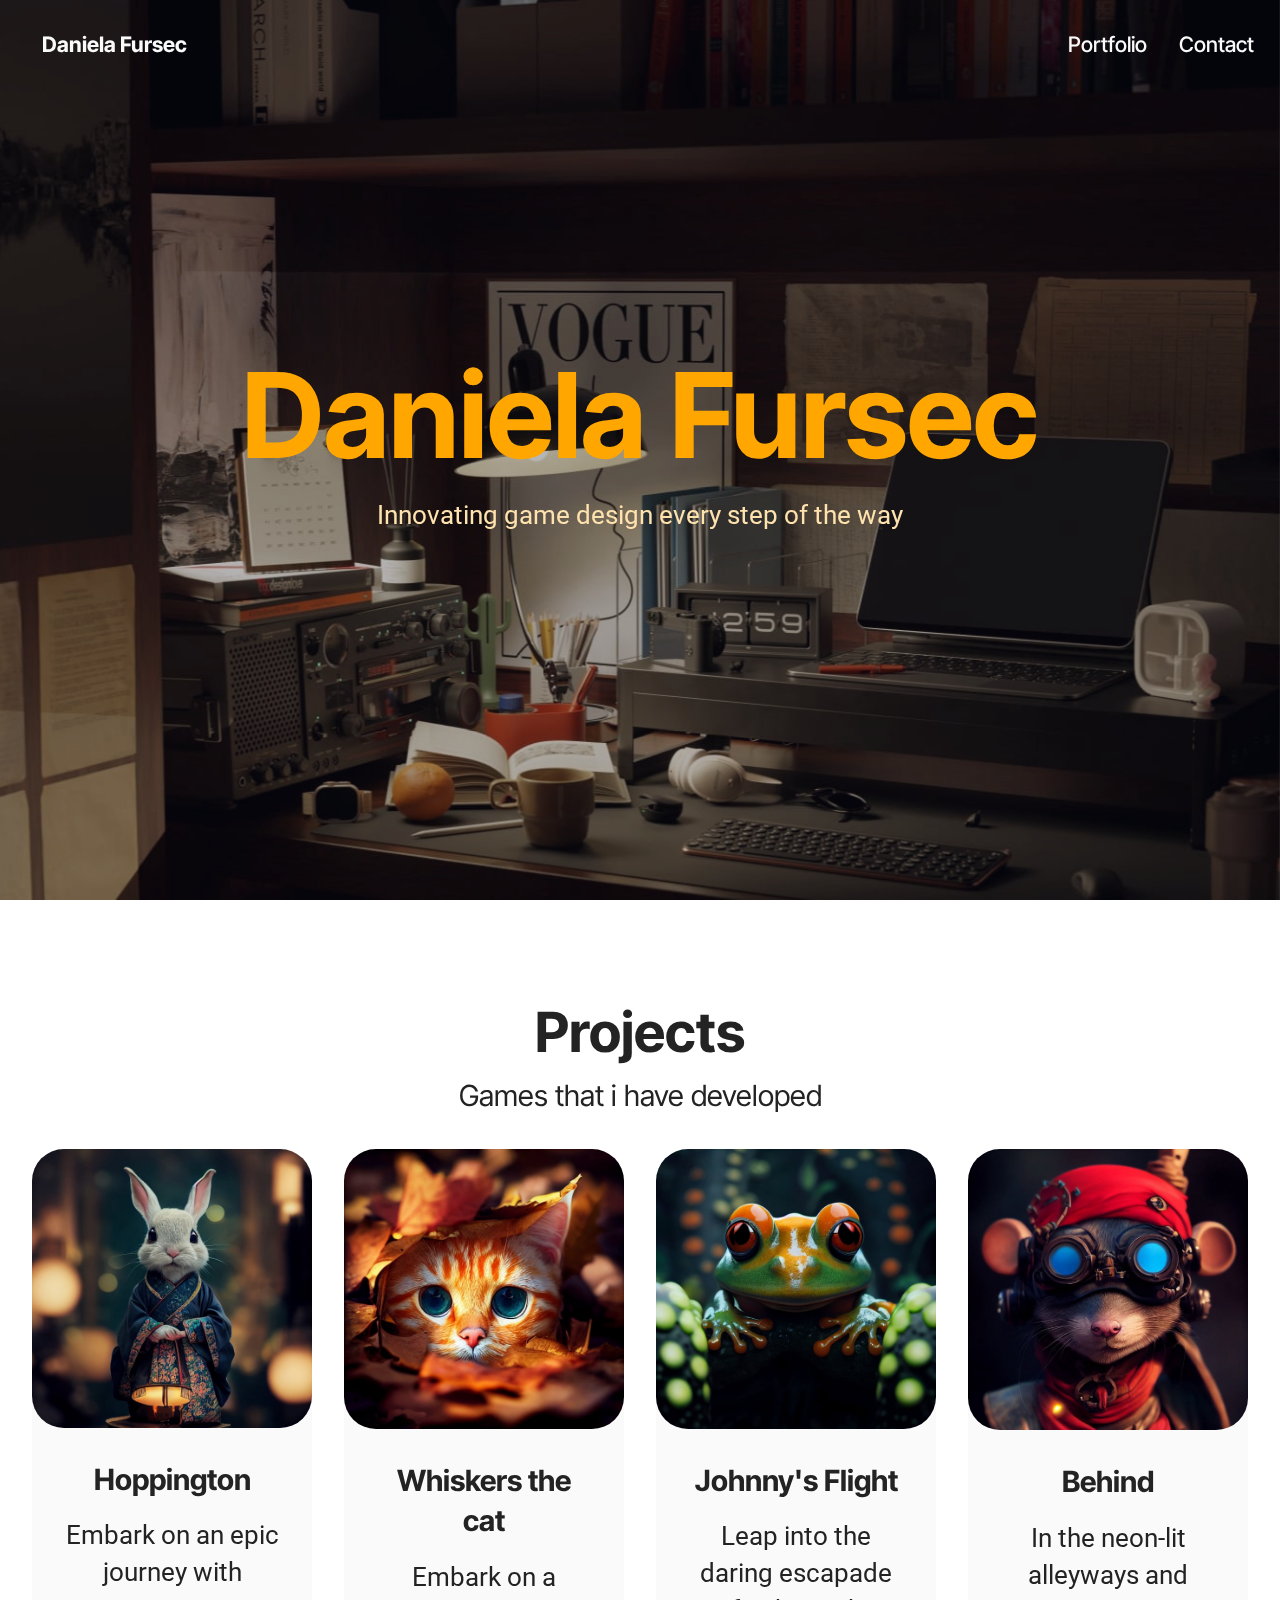
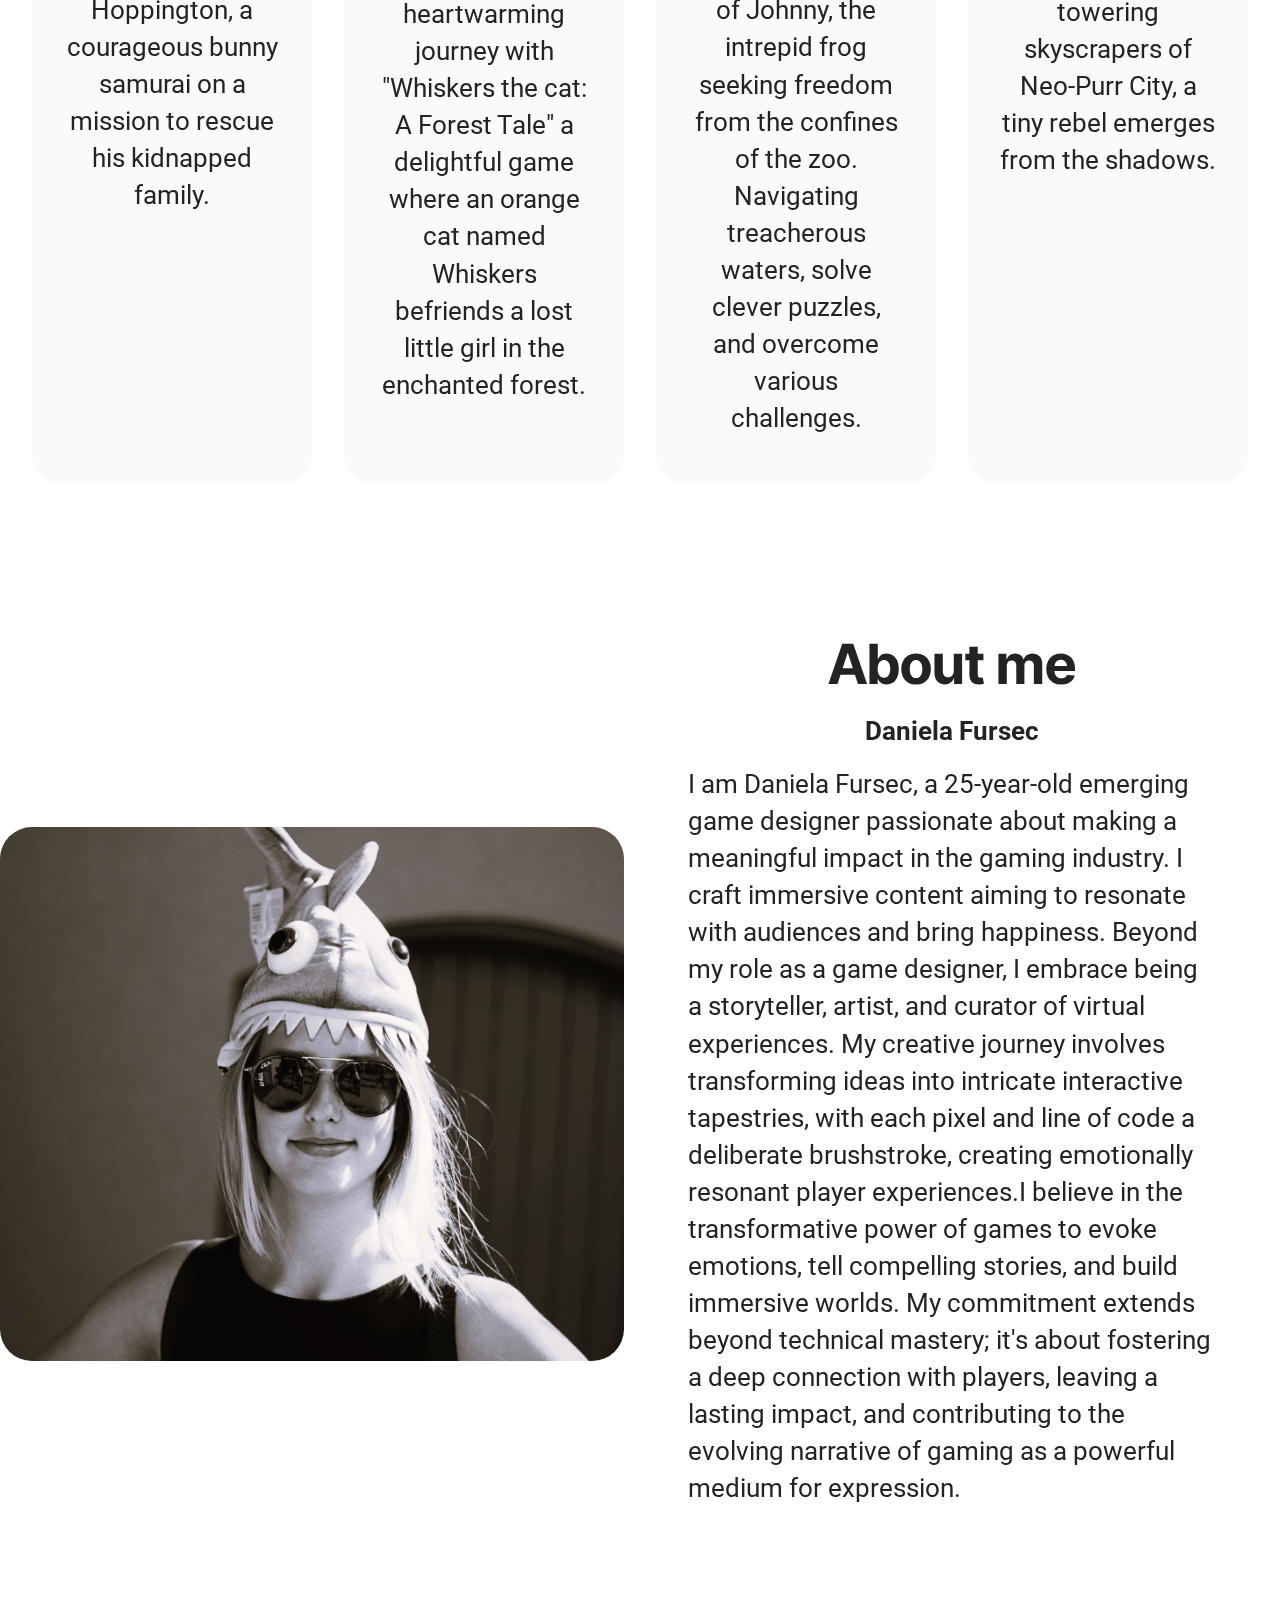
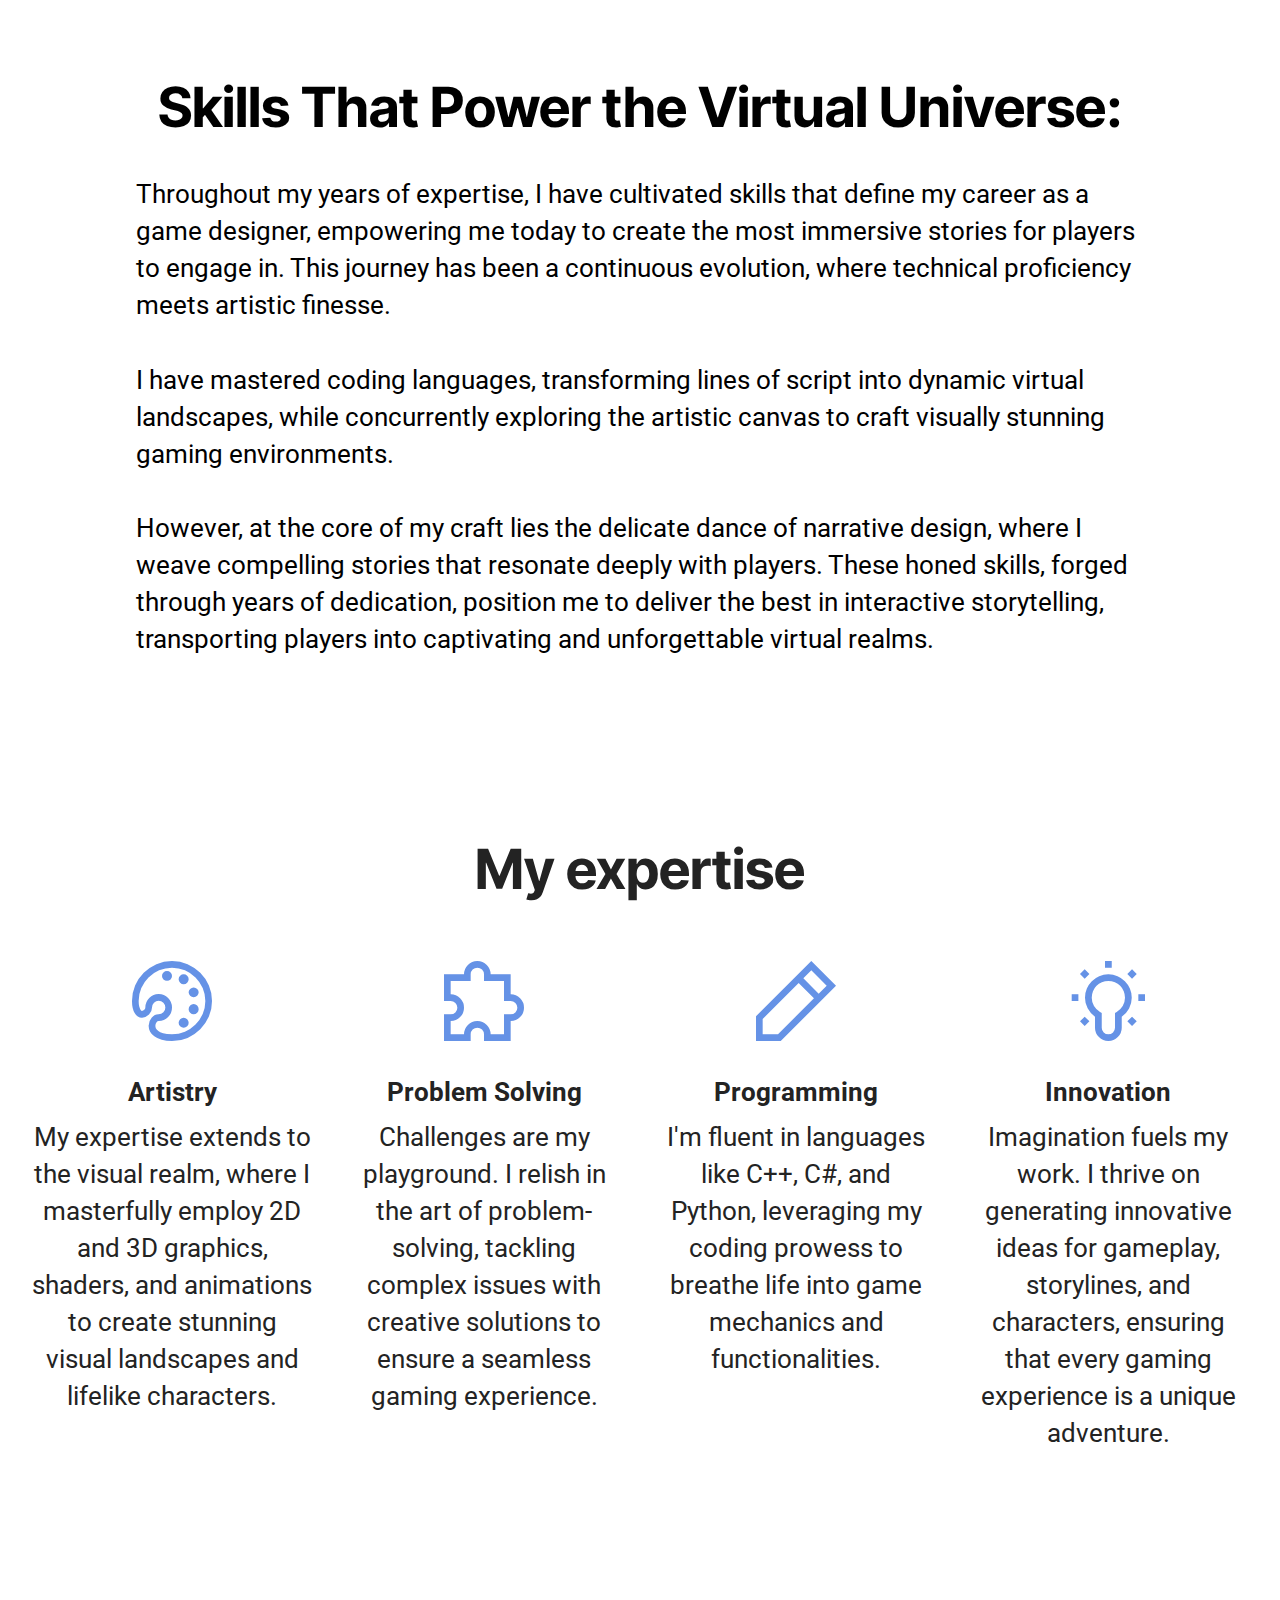
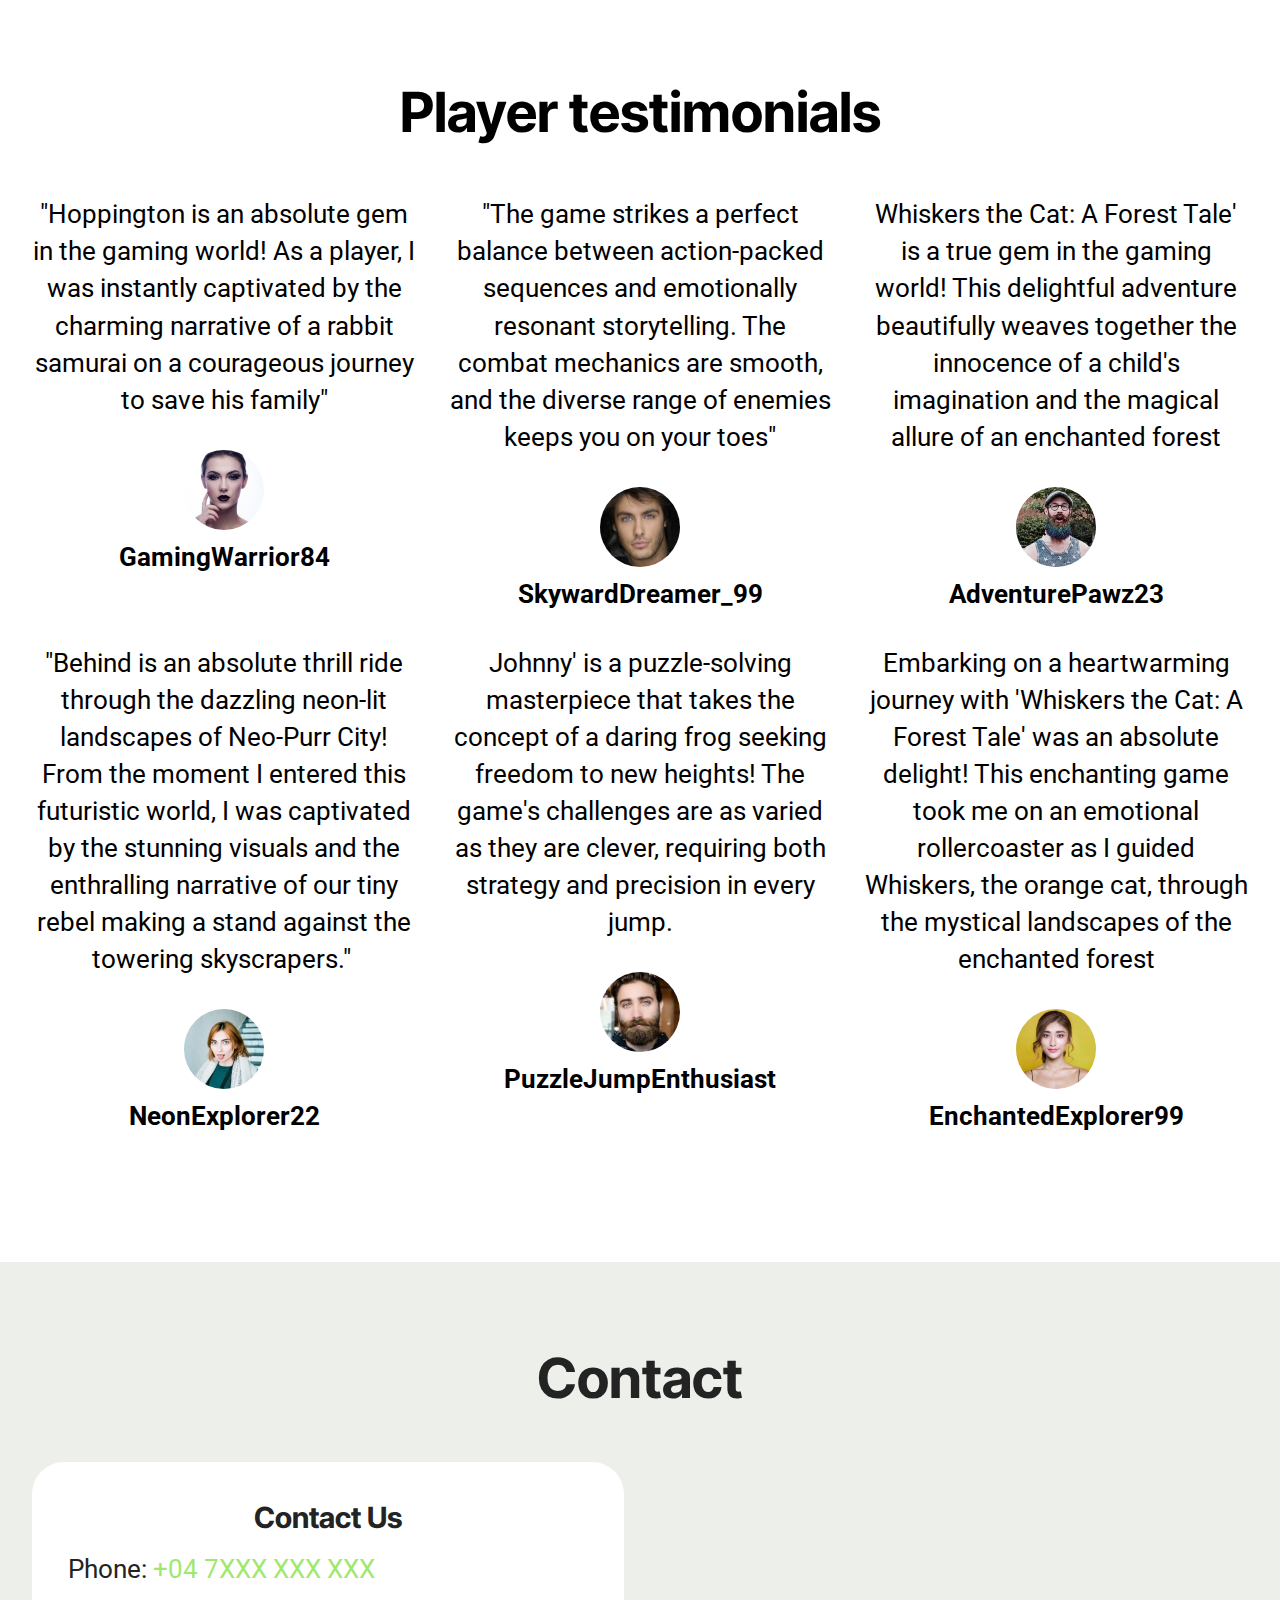
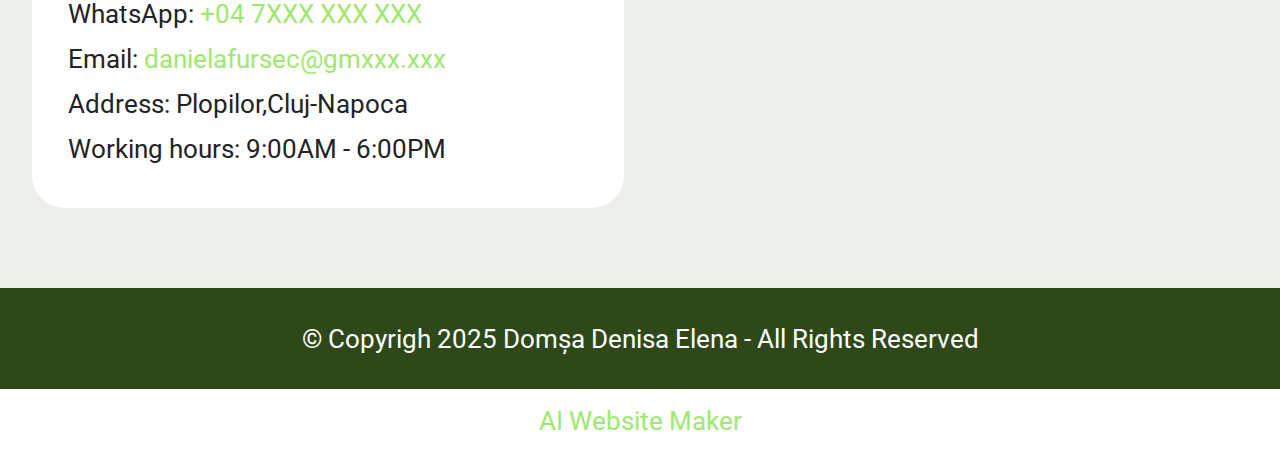
<file: index.html>
<!DOCTYPE html>
<html  >
<head>
  <!-- Site made with Mobirise Website Builder v5.9.13, https://mobirise.com -->
  <meta charset="UTF-8">
  <meta http-equiv="X-UA-Compatible" content="IE=edge">
  <meta name="generator" content="Mobirise v5.9.13, mobirise.com">
  <meta name="viewport" content="width=device-width, initial-scale=1, minimum-scale=1">
  <link rel="shortcut icon" href="assets/images/cat-black-face-96x96-96x96.png" type="image/x-icon">
  <meta name="description" content="">
  
  
  <title>Home</title>
  <link rel="stylesheet" href="assets/web/assets/mobirise-icons2/mobirise2.css">
  <link rel="stylesheet" href="assets/bootstrap/css/bootstrap.min.css">
  <link rel="stylesheet" href="assets/bootstrap/css/bootstrap-grid.min.css">
  <link rel="stylesheet" href="assets/bootstrap/css/bootstrap-reboot.min.css">
  <link rel="stylesheet" href="assets/parallax/jarallax.css">
  <link rel="stylesheet" href="assets/dropdown/css/style.css">
  <link rel="stylesheet" href="assets/socicon/css/styles.css">
  <link rel="stylesheet" href="assets/theme/css/style.css">
  <link rel="preload" href="https://fonts.googleapis.com/css?family=Inter+Tight:100,200,300,400,500,600,700,800,900,100i,200i,300i,400i,500i,600i,700i,800i,900i&display=swap" as="style" onload="this.onload=null;this.rel='stylesheet'">
  <noscript><link rel="stylesheet" href="https://fonts.googleapis.com/css?family=Inter+Tight:100,200,300,400,500,600,700,800,900,100i,200i,300i,400i,500i,600i,700i,800i,900i&display=swap"></noscript>
  <link rel="preload" href="https://fonts.googleapis.com/css?family=Roboto:100,100i,300,300i,400,400i,500,500i,700,700i,900,900i&display=swap" as="style" onload="this.onload=null;this.rel='stylesheet'">
  <noscript><link rel="stylesheet" href="https://fonts.googleapis.com/css?family=Roboto:100,100i,300,300i,400,400i,500,500i,700,700i,900,900i&display=swap"></noscript>
  <link rel="preload" as="style" href="assets/mobirise/css/mbr-additional.css?v=1632DN"><link rel="stylesheet" href="assets/mobirise/css/mbr-additional.css?v=1632DN" type="text/css">

  
  
  
</head>
<body>
  
  <section data-bs-version="5.1" class="menu menu6 cid-tZN0huZG2V" once="menu" id="menu06-g">
	

	<nav class="navbar navbar-dropdown opacityScroll navbar-fixed-top navbar-expand-lg">
		<div class="container">
			<div class="navbar-brand">
				
				<span class="navbar-caption-wrap"><a class="navbar-caption text-white text-primary display-4" href="index.html">Daniela Fursec</a></span>
			</div>
			<button class="navbar-toggler" type="button" data-toggle="collapse" data-bs-toggle="collapse" data-target="#navbarSupportedContent" data-bs-target="#navbarSupportedContent" aria-controls="navbarNavAltMarkup" aria-expanded="false" aria-label="Toggle navigation">
				<div class="hamburger">
					<span></span>
					<span></span>
					<span></span>
					<span></span>
				</div>
			</button>
			<div class="collapse navbar-collapse opacityScroll" id="navbarSupportedContent">
				<ul class="navbar-nav nav-dropdown nav-right" data-app-modern-menu="true"><li class="nav-item">
						<a class="nav-link link text-white text-primary display-4" href="page2.html" aria-expanded="false">Portfolio</a>
					</li>
					<li class="nav-item">
						<a class="nav-link link text-white text-primary display-4" href="page3.html">Contact</a>
					</li></ul>
				
				
			</div>
		</div>
	</nav>
</section>

<section data-bs-version="5.1" class="header1 cid-tZNroGYAXv mbr-fullscreen mbr-parallax-background" id="header1-z">

    

    
    <div class="mbr-overlay" style="opacity: 0.3; background-color: rgb(12, 18, 35);"></div>

    <div class="container">
        <div class="row justify-content-center">
            <div class="col-12 col-lg-9">
                <h1 class="mbr-section-title mbr-fonts-style mb-3 display-1"><strong>Daniela Fursec</strong></h1>
                
                <p class="mbr-text mbr-fonts-style display-7">
                    Innovating game design every step of the way</p>
                
            </div>
        </div>
    </div>
</section>

<section data-bs-version="5.1" class="gallery3 cid-tZN4vuqfJP" id="gallery3-n">
    
    
    <div class="container-fluid">
        <div class="mbr-section-head">
            <h4 class="mbr-section-title mbr-fonts-style align-center mb-0 display-2">
                <strong>Projects</strong></h4>
            <h5 class="mbr-section-subtitle mbr-fonts-style align-center mb-0 mt-2 display-5">Games that i have developed</h5>
        </div>
        <div class="row mt-4">
            <div class="item features-image сol-12 col-md-6 col-lg-3">
                <div class="item-wrapper">
                    <div class="item-img">
                        <img src="assets/images/every-bunny-was-kung-fu-fighting-1-646x644.jpg" alt="a bunny in a kimono holding a lantern">
                    </div>
                    <div class="item-content">
                        <h5 class="item-title mbr-fonts-style display-5">
                            <strong>Hoppington</strong></h5>
                        
                        <p class="mbr-text mbr-fonts-style mt-3 display-7">Embark on an epic journey with Hoppington, a courageous bunny samurai on a mission to rescue his kidnapped family.
<br>
<br></p>
                    </div>
                    
                </div>
            </div>
            <div class="item features-image сol-12 col-md-6 col-lg-3">
                <div class="item-wrapper">
                    <div class="item-img">
                        <img src="assets/images/cat-2-646x646.jpg" alt="a cat in a pile of orange leaf's ">
                    </div>
                    <div class="item-content">
                        <h5 class="item-title mbr-fonts-style display-5"><strong>Whiskers the cat</strong></h5>
                        
                        <p class="mbr-text mbr-fonts-style mt-3 display-7">
                            Embark on a heartwarming journey with "Whiskers the cat: A Forest Tale" a delightful game where an orange cat named Whiskers befriends a lost little girl in the enchanted forest.</p>
                    </div>
                    
                </div>
            </div>
            <div class="item features-image сol-12 col-md-6 col-lg-3">
                <div class="item-wrapper">
                    <div class="item-img">
                        <img src="assets/images/frog-646x646.jpg" alt="a cute green and orange frog ">
                    </div>
                    <div class="item-content">
                        <h5 class="item-title mbr-fonts-style display-5"><strong>Johnny's Flight</strong></h5>
                        
                        <p class="mbr-text mbr-fonts-style mt-3 display-7">
                            Leap into the daring escapade of Johnny, the intrepid frog seeking freedom from the confines of the zoo. Navigating treacherous waters, solve clever puzzles, and overcome various challenges.</p>
                    </div>
                    
                </div>
            </div>
            <div class="item features-image сol-12 col-md-6 col-lg-3">
                <div class="item-wrapper">
                    <div class="item-img">
                        <img src="assets/images/mouse1-646x649.jpg" alt="a futuristic looking mouse with goggles " title="">
                    </div>
                    <div class="item-content">
                        <h5 class="item-title mbr-fonts-style display-5">
                            <strong>Behind</strong></h5>
                        
                        <p class="mbr-text mbr-fonts-style mt-3 display-7">In the neon-lit alleyways and towering skyscrapers of Neo-Purr City, a tiny rebel emerges from the shadows.
<br>
<br></p>
                    </div>
                    
                </div>
            </div>
        </div>
    </div>
</section>

<section data-bs-version="5.1" class="team2 cid-tZN6ZOfQs5" xmlns="http://www.w3.org/1999/html" id="team2-r">
    

    
    
    <div>
        <div class="item features-image">
            <div class="item-wrapper">
                <div class="row align-items-center">
                    <div class="col-12 col-md-6">
                        <div class="image-wrapper">
                            <img src="assets/images/w-38-1421x1215.jpg" alt="a woman with a funny hat">
                        </div>
                    </div>
                    <div class="col-12 col-md">
                        <div class="card-box">
                            <h5 class="card-title mbr-fonts-style m-0 mb-3 display-2"><strong>About me</strong></h5>
                            <h6 class="card-subtitle mbr-fonts-style mb-3 display-7">
                                <strong>Daniela Fursec</strong></h6>
                            <p class="mbr-text mbr-fonts-style display-7">I am Daniela Fursec, a 25-year-old emerging game designer passionate about making a meaningful impact in the gaming industry. I craft immersive content aiming to resonate with audiences and bring happiness. Beyond my role as a game designer, I embrace being a storyteller, artist, and curator of virtual experiences. My creative journey involves transforming ideas into intricate interactive tapestries, with each pixel and line of code a deliberate brushstroke, creating emotionally resonant player experiences.I believe in the transformative power of games to evoke emotions, tell compelling stories, and build immersive worlds. My commitment extends beyond technical mastery; it's about fostering a deep connection with players, leaving a lasting impact, and contributing to the evolving narrative of gaming as a powerful medium for expression.&nbsp;<br>
<br></p>
                            
                        </div>
                    </div>
                </div>
            </div>
        </div>
        
        
    </div>
</section>

<section data-bs-version="5.1" class="article12 cid-tZNgNDVbzZ" id="article12-x">    
    
    <div class="container-fluid">
        <div class="row justify-content-center">
            <div class="col-md-12 col-lg-10">
                <h3 class="mbr-section-title mbr-fonts-style mb-4 mt-0 display-2"><strong>Skills That Power the Virtual Universe:</strong></h3>
                
                <p class="mbr-text mbr-fonts-style display-7">
                Throughout my years of expertise, I have cultivated skills that define my career as a game designer, empowering me today to create the most immersive stories for players to engage in. This journey has been a continuous evolution, where technical proficiency meets artistic finesse.<br>
                <br>I have mastered coding languages, transforming lines of script into dynamic virtual landscapes, while concurrently exploring the artistic canvas to craft visually stunning gaming environments.
                <br>
                <br>However, at the core of my craft lies the delicate dance of narrative design, where I weave compelling stories that resonate deeply with players. These honed skills, forged through years of dedication, position me to deliver the best in interactive storytelling, transporting players into captivating and unforgettable virtual realms.
                </p>
            </div>
        </div>
    </div>
</section>

<section data-bs-version="5.1" class="features25 cid-u1Kmyuhs9i" id="features1-2i">
    

    
    
    <div class="container">
        <div class="row mb-5">
            <div class="col-12">
                <h3 class="mbr-section-title mbr-fonts-style align-center mb-2 display-2">
                    <strong>My expertise</strong></h3>
                
            </div>
        </div>
        <div class="row">
            <div class="item features-without-image mb-5 col-12 col-md-3 active">
                <div class="item-wrapper align-center">
                    <div class="card-box">
                        <div class="iconfont-wrapper">
                            <span class="mbr-iconfont mobi-mbri-change-style mobi-mbri"></span>
                        </div>
                        <h5 class="card-title mbr-fonts-style display-7"><strong>Artistry</strong></h5>
                        <p class="card-text mbr-fonts-style mb-0 display-7">My expertise extends to the visual realm, where I masterfully employ 2D and 3D graphics, shaders, and animations to create stunning visual landscapes and lifelike characters.
<br>
<br></p>
                    </div>
                </div>
            </div><div class="item features-without-image mb-5 col-12 col-md-3">
                <div class="item-wrapper align-center">
                    <div class="iconfont-wrapper">
                        <span class="mbr-iconfont mobi-mbri-extension mobi-mbri"></span>
                    </div>
                    <h5 class="card-title mbr-fonts-style display-7"><strong>Problem Solving</strong></h5>
                    <p class="card-text mbr-fonts-style mb-0 display-7">Challenges are my playground. I relish in the art of problem-solving, tackling complex issues with creative solutions to ensure a seamless gaming experience.
<br>
<br></p>
                </div>
            </div>
            <div class="item features-without-image mb-5 col-12 col-md-3">
                <div class="item-wrapper align-center">
                    <div class="iconfont-wrapper">
                        <span class="mbr-iconfont mobi-mbri-edit-2 mobi-mbri"></span>
                    </div>
                    <h5 class="card-title mbr-fonts-style display-7"><strong>Programming</strong></h5>
                    <p class="card-text mbr-fonts-style mb-0 display-7">I'm fluent in languages like C++, C#, and Python, leveraging my coding prowess to breathe life into game mechanics and functionalities.</p>
                </div>
            </div><div class="item features-without-image mb-5 col-12 col-md-3">
                <div class="item-wrapper align-center">
                    <div class="card-box">
                        <div class="iconfont-wrapper">
                            <span class="mbr-iconfont mobi-mbri-idea mobi-mbri"></span>
                        </div>
                        <h5 class="card-title mbr-fonts-style display-7"><strong>Innovation</strong></h5>
                        <p class="card-text mbr-fonts-style mb-0 display-7">Imagination fuels my work. I thrive on generating innovative ideas for gameplay, storylines, and characters, ensuring that every gaming experience is a unique adventure.</p>
                    </div>
                </div>
            </div>
            
        </div>
    </div>
</section>

<section data-bs-version="5.1" class="people05 cid-tZNcXKKtnT" id="people05-w">
	

	
	
	<div class="container">
		<div class="row mb-5 justify-content-center">
			<div class="col-12 mb-0 content-head">
				<h3 class="mbr-section-title mbr-fonts-style align-center mb-0 display-2"><strong>Player testimonials</strong>
				</h3>
				
			</div>
		</div>
		<div class="row">
			<div class="item features-without-image col-12 col-md-6 col-lg-4 active">
				<div class="item-wrapper">
					<div class="card-box align-left">
						<p class="card-text mbr-fonts-style display-7">"Hoppington is an absolute gem in the gaming world! As a player, I was instantly captivated by the charming narrative of a rabbit samurai on a courageous journey to save his family"</p>
						<div class="img-wrapper mt-4 mb-2">
							<img src="assets/images/w-13-160x242.jpg" alt="a woman with a lot of makeup" data-slide-to="0" data-bs-slide-to="0">
						</div>
						<h5 class="card-title mbr-fonts-style display-7">
							<strong>GamingWarrior84</strong>
						</h5>
					</div>
				</div>
			</div>
			<div class="item features-without-image col-12 col-md-6 col-lg-4">
				<div class="item-wrapper">
					<div class="card-box align-left">
						<p class="card-text mbr-fonts-style display-7">"The game strikes a perfect balance between action-packed sequences and emotionally resonant storytelling. The combat mechanics are smooth, and the diverse range of enemies keeps you on your toes"</p>
						<div class="img-wrapper mt-4 mb-2">
							<img src="assets/images/m-14-160x165.jpg" data-slide-to="1" data-bs-slide-to="1" alt="a handsome man">
						</div>
						<h5 class="card-title mbr-fonts-style display-7">
							<strong>SkywardDreamer_99</strong>
						</h5>
					</div>
				</div>
			</div>
			<div class="item features-without-image col-12 col-md-6 col-lg-4">
				<div class="item-wrapper">
					<div class="card-box align-left">
						<p class="card-text mbr-fonts-style display-7">
							Whiskers the Cat: A Forest Tale' is a true gem in the gaming world! This delightful adventure beautifully weaves together the innocence of a child's imagination and the magical allure of an enchanted forest
						</p>
						<div class="img-wrapper mt-4 mb-2">
							<img src="assets/images/m-32-160x156.jpg" data-slide-to="3" data-bs-slide-to="2" alt="a man with a colorful beard">
						</div>
						<h5 class="card-title mbr-fonts-style display-7">
							<strong>AdventurePawz23</strong>
						</h5>
					</div>
				</div>
			</div>
			<div class="item features-without-image col-12 col-md-6 col-lg-4">
				<div class="item-wrapper">
					<div class="card-box align-left">
						<p class="card-text mbr-fonts-style display-7">"Behind is an absolute thrill ride through the dazzling neon-lit landscapes of Neo-Purr City! From the moment I entered this futuristic world, I was captivated by the stunning visuals and the enthralling narrative of our tiny rebel making a stand against the towering skyscrapers."&nbsp;</p>
						<div class="img-wrapper mt-4 mb-2">
							<img src="assets/images/w-41-160x240.jpg" data-slide-to="4" data-bs-slide-to="4" alt="a woman with her tongue out">
						</div>
						<h5 class="card-title mbr-fonts-style display-7">
							<strong>NeonExplorer22</strong>
						</h5>
					</div>
				</div>
			</div>
			<div class="item features-without-image col-12 col-md-6 col-lg-4">
				<div class="item-wrapper">
					<div class="card-box align-left">
						<p class="card-text mbr-fonts-style display-7">
							Johnny' is a puzzle-solving masterpiece that takes the concept of a daring frog seeking freedom to new heights! The game's challenges are as varied as they are clever, requiring both strategy and precision in every jump.
						</p>
						<div class="img-wrapper mt-4 mb-2">
							<img src="assets/images/m-7-160x107.jpg" data-slide-to="5" data-bs-slide-to="5" alt="">
						</div>
						<h5 class="card-title mbr-fonts-style display-7">
							<strong>PuzzleJumpEnthusiast</strong>
						</h5>
					</div>
				</div>
			</div>
			<div class="item features-without-image col-12 col-md-6 col-lg-4">
				<div class="item-wrapper">
					<div class="card-box align-left">
						<p class="card-text mbr-fonts-style display-7">
							Embarking on a heartwarming journey with 'Whiskers the Cat: A Forest Tale' was an absolute delight! This enchanting game took me on an emotional rollercoaster as I guided Whiskers, the orange cat, through the mystical landscapes of the enchanted forest
						</p>
						<div class="img-wrapper mt-4 mb-2">
							<img src="assets/images/w-18-160x141.jpg" data-slide-to="6" data-bs-slide-to="6" alt="a pretty asian woman  ">
						</div>
						<h5 class="card-title mbr-fonts-style display-7">
							<strong>EnchantedExplorer99</strong>
						</h5>
					</div>
				</div>
			</div>
		</div>
	</div>
</section>

<section data-bs-version="5.1" class="contacts02 map1 cid-tZN50S2Iif" id="contacts02-q">

    

    
    <div class="container">
        <div class="row justify-content-center">
            <div class="col-12 content-head">
                <div class="mbr-section-head mb-5">
                    <h3 class="mbr-section-title mbr-fonts-style align-center mb-0 display-2">
                        <strong>Contact</strong></h3>
                    
                </div>
            </div>
        </div>
        <div class="row justify-content-center">
            <div class="card col-12 col-md-12 col-lg-6">
                <div class="card-wrapper">
                    <div class="text-wrapper">
                        <h5 class="cardTitle mbr-fonts-style mb-2 display-5">
                            <strong>Contact Us</strong>
                        </h5>
                        <ul class="list mbr-fonts-style display-7">
                            <li class="mbr-text item-wrap">Phone: <a href="https://www.britannica.com/technology/telephone" class="text-primary">+04 7XXX XXX XXX</a></li>
                            <li class="mbr-text item-wrap">WhatsApp: <a href="https://www.britannica.com/technology/telephone" class="text-primary">+04 7XXX XXX XXX</a></li>
                            <li class="mbr-text item-wrap">Email: <a href="https://ro.wikipedia.org/wiki/E-mail" class="text-primary">danielafursec@gmxxx.xxx</a></li>
                            <li class="mbr-text item-wrap">Address: Plopilor,Cluj-Napoca</li>
                            <li class="mbr-text item-wrap">Working hours: 9:00AM - 6:00PM</li>
                        </ul>
                    </div>
                </div>
            </div>
            <div class="map-wrapper col-md-12 col-lg-6">
                <div class="google-map"><iframe frameborder="0" style="border:0" src="https://www.google.com/maps/embed?pb=!1m14!1m12!1m3!1d341.6334077490102!2d23.563003120026746!3d46.76357063861059!2m3!1f0!2f0!3f0!3m2!1i1024!2i768!4f13.1!5e0!3m2!1sro!2sro!4v1705608709781!5m2!1sro!2sro" allowfullscreen=""></iframe></div>
            </div>
        </div>
    </div>
</section>

<section data-bs-version="5.1" class="footer4 cid-tZPxyTdFx1" once="footers" id="footer04-1u">

    

    

    <div class="container">
        <div class="media-container-row align-center mbr-white">
            <div class="col-12">
                <p class="mbr-text mb-0 mbr-fonts-style display-7">
                    © Copyrigh 2025 Domșa Denisa Elena - All Rights Reserved
                </p>
            </div>
        </div>
    </div>
</section><section class="display-7" style="padding: 0;align-items: center;justify-content: center;flex-wrap: wrap;    align-content: center;display: flex;position: relative;height: 4rem;"><a href="https://mobiri.se/3126401" style="flex: 1 1;height: 4rem;position: absolute;width: 100%;z-index: 1;"><img alt="" style="height: 4rem;" src="[data-uri]"></a><p style="margin: 0;text-align: center;" class="display-7">&#8204;</p><a style="z-index:1" href="https://mobirise.com/builder/ai-website-builder.html">AI Website Maker</a></section><script src="assets/bootstrap/js/bootstrap.bundle.min.js"></script>  <script src="assets/parallax/jarallax.js"></script>  <script src="assets/smoothscroll/smooth-scroll.js"></script>  <script src="assets/ytplayer/index.js"></script>  <script src="assets/dropdown/js/navbar-dropdown.js"></script>  <script src="assets/theme/js/script.js"></script>  <script src="assets/formoid/formoid.min.js"></script>  
  
  
</body>
</html>
</file>
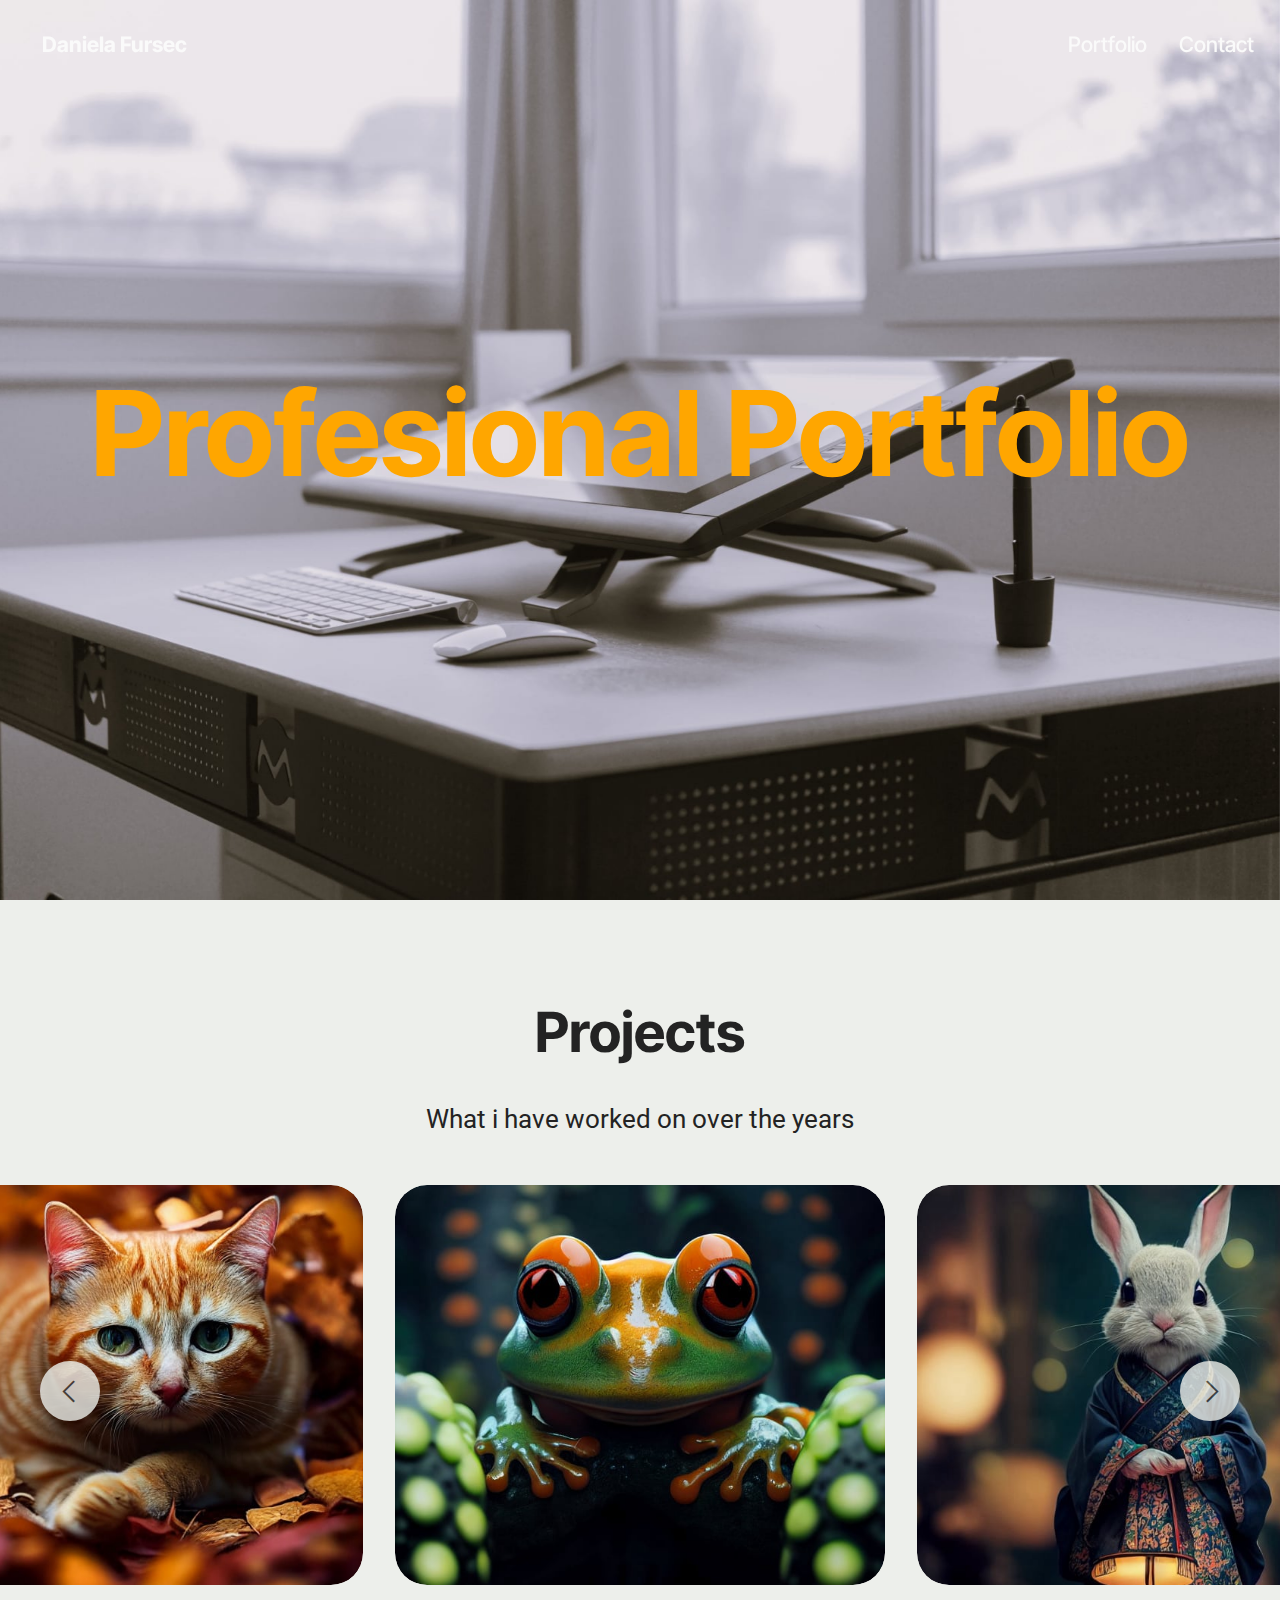
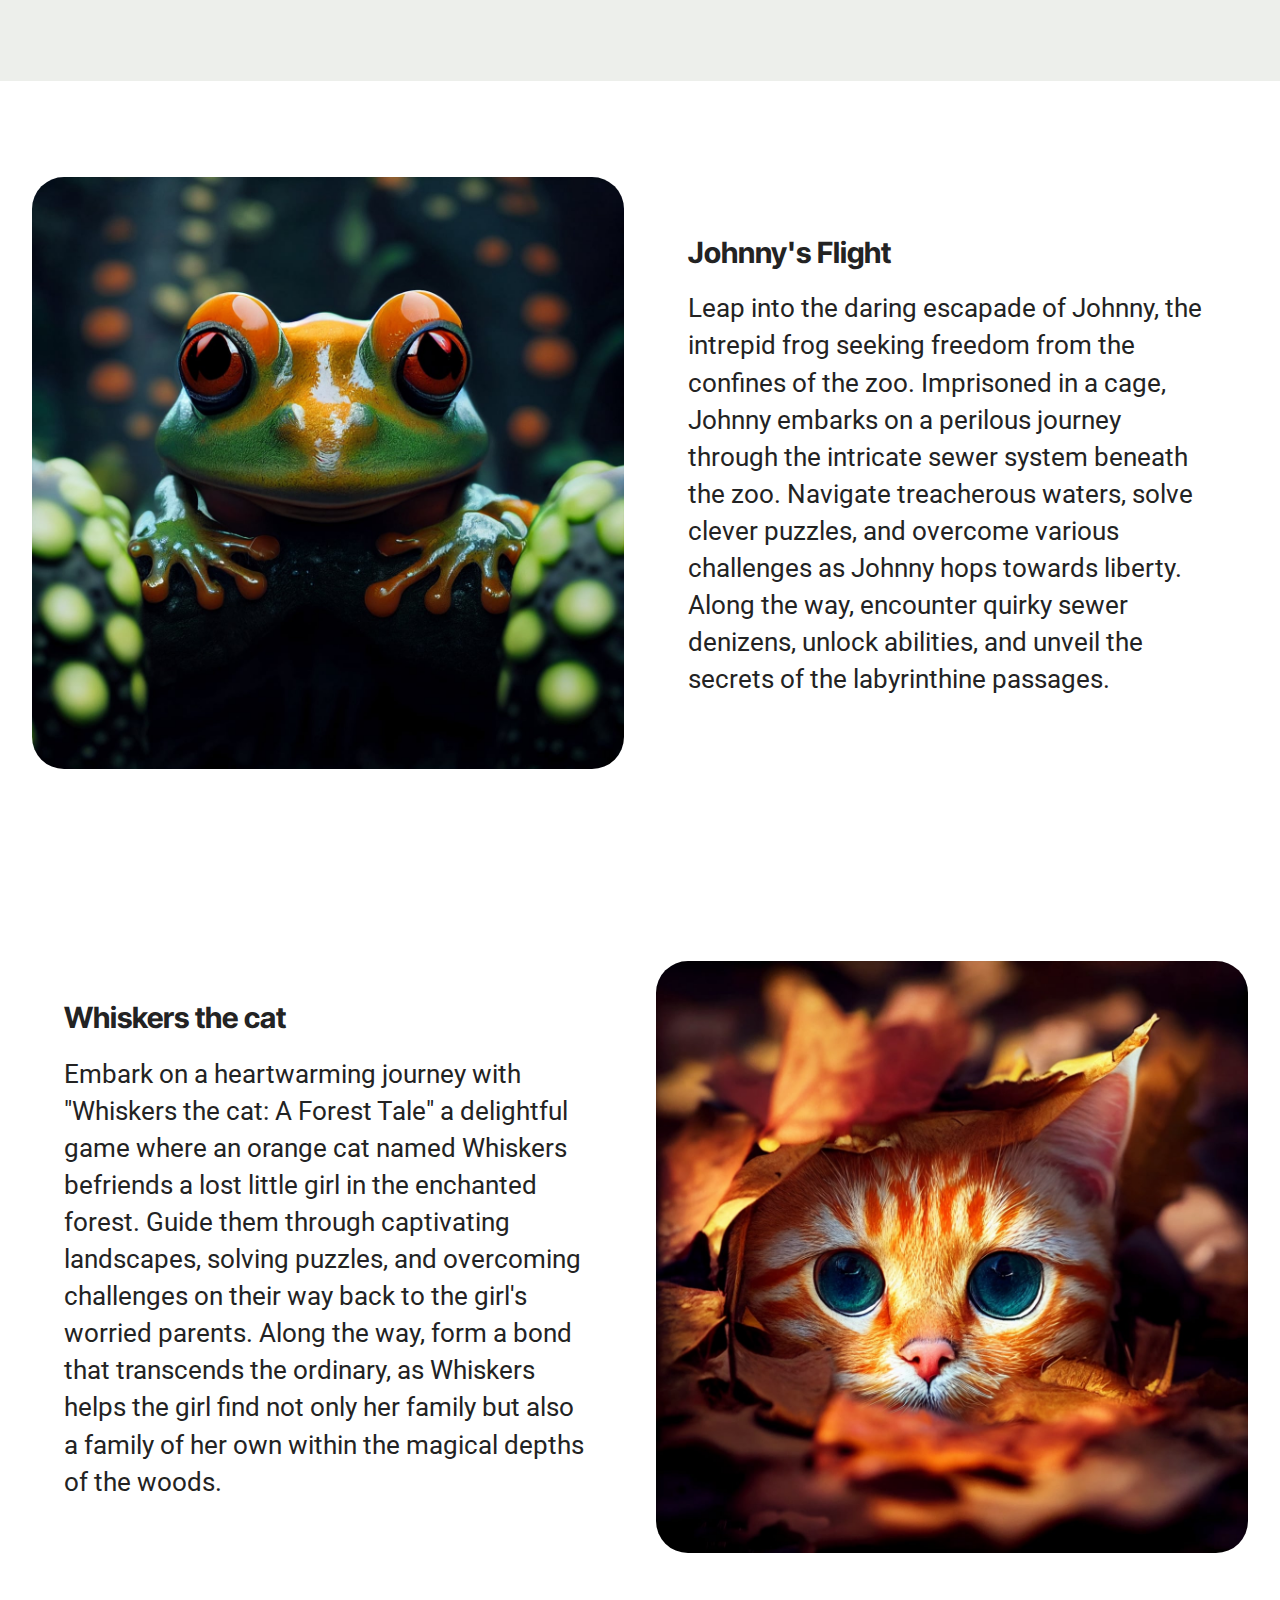
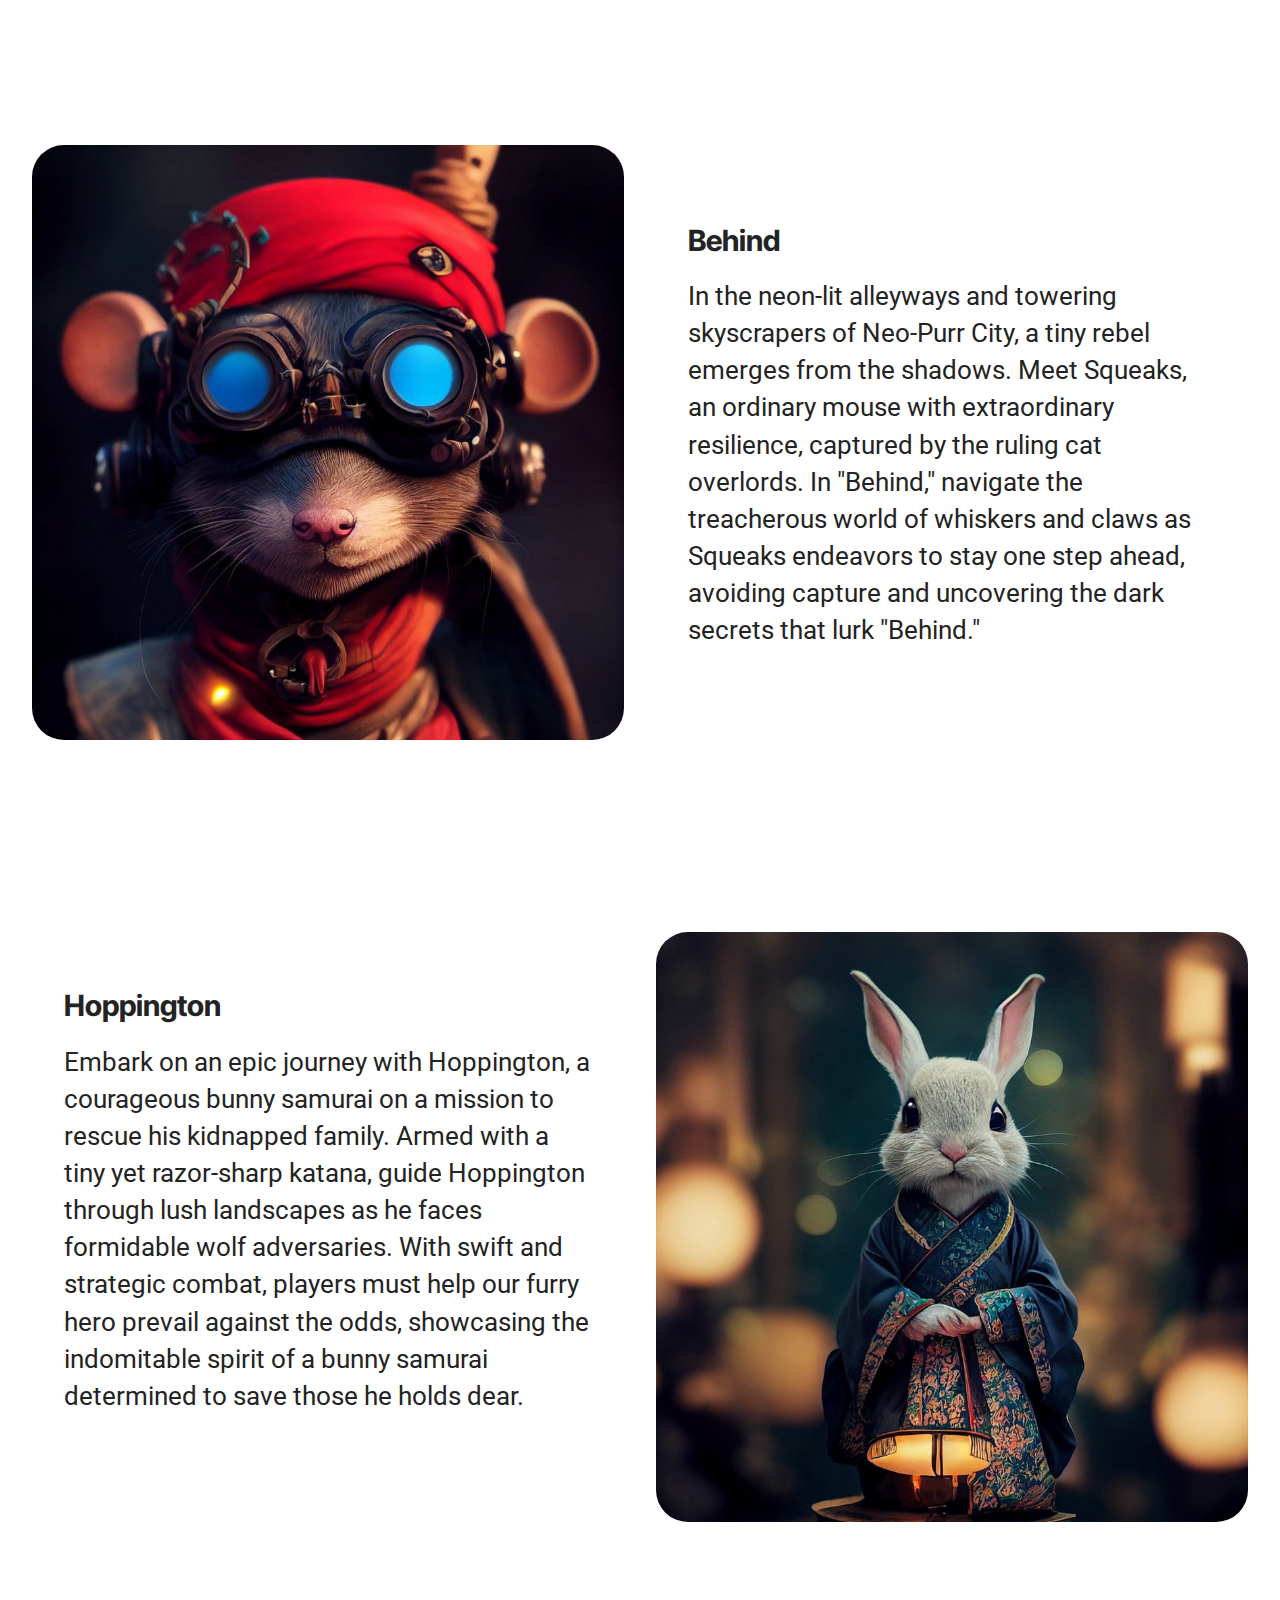
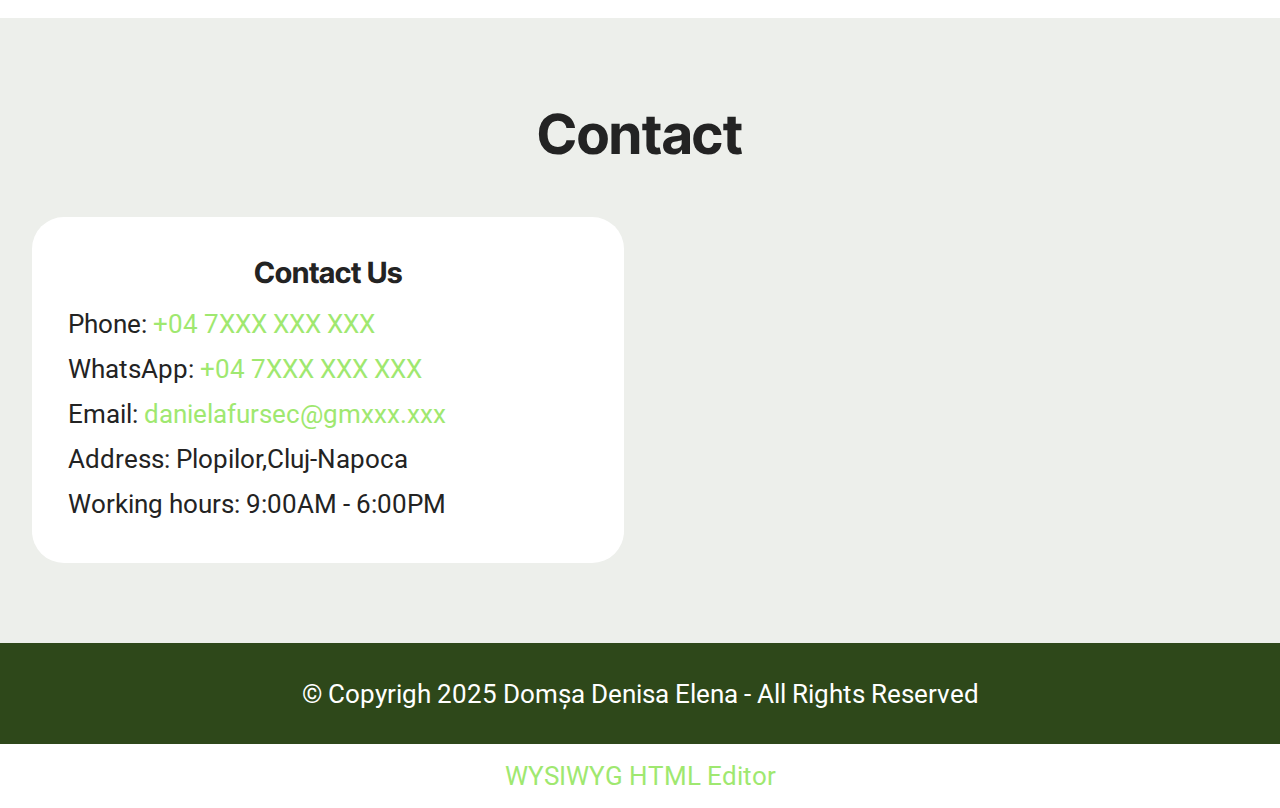
<file: page2.html>
<!DOCTYPE html>
<html  >
<head>
  <!-- Site made with Mobirise Website Builder v5.9.13, https://mobirise.com -->
  <meta charset="UTF-8">
  <meta http-equiv="X-UA-Compatible" content="IE=edge">
  <meta name="generator" content="Mobirise v5.9.13, mobirise.com">
  <meta name="viewport" content="width=device-width, initial-scale=1, minimum-scale=1">
  <link rel="shortcut icon" href="assets/images/cat-black-face-96x96-96x96.png" type="image/x-icon">
  <meta name="description" content="">
  
  
  <title>Portfolio</title>
  <link rel="stylesheet" href="assets/web/assets/mobirise-icons2/mobirise2.css">
  <link rel="stylesheet" href="assets/bootstrap/css/bootstrap.min.css">
  <link rel="stylesheet" href="assets/bootstrap/css/bootstrap-grid.min.css">
  <link rel="stylesheet" href="assets/bootstrap/css/bootstrap-reboot.min.css">
  <link rel="stylesheet" href="assets/parallax/jarallax.css">
  <link rel="stylesheet" href="assets/dropdown/css/style.css">
  <link rel="stylesheet" href="assets/theme/css/style.css">
  <link rel="preload" href="https://fonts.googleapis.com/css?family=Inter+Tight:100,200,300,400,500,600,700,800,900,100i,200i,300i,400i,500i,600i,700i,800i,900i&display=swap" as="style" onload="this.onload=null;this.rel='stylesheet'">
  <noscript><link rel="stylesheet" href="https://fonts.googleapis.com/css?family=Inter+Tight:100,200,300,400,500,600,700,800,900,100i,200i,300i,400i,500i,600i,700i,800i,900i&display=swap"></noscript>
  <link rel="preload" href="https://fonts.googleapis.com/css?family=Roboto:100,100i,300,300i,400,400i,500,500i,700,700i,900,900i&display=swap" as="style" onload="this.onload=null;this.rel='stylesheet'">
  <noscript><link rel="stylesheet" href="https://fonts.googleapis.com/css?family=Roboto:100,100i,300,300i,400,400i,500,500i,700,700i,900,900i&display=swap"></noscript>
  <link rel="preload" as="style" href="assets/mobirise/css/mbr-additional.css?v=sH65FM"><link rel="stylesheet" href="assets/mobirise/css/mbr-additional.css?v=sH65FM" type="text/css">

  
  
  
</head>
<body>
  
  <section data-bs-version="5.1" class="menu menu6 cid-tZN0huZG2V" once="menu" id="menu06-13">
	

	<nav class="navbar navbar-dropdown opacityScroll navbar-fixed-top navbar-expand-lg">
		<div class="container">
			<div class="navbar-brand">
				
				<span class="navbar-caption-wrap"><a class="navbar-caption text-white text-primary display-4" href="index.html">Daniela Fursec</a></span>
			</div>
			<button class="navbar-toggler" type="button" data-toggle="collapse" data-bs-toggle="collapse" data-target="#navbarSupportedContent" data-bs-target="#navbarSupportedContent" aria-controls="navbarNavAltMarkup" aria-expanded="false" aria-label="Toggle navigation">
				<div class="hamburger">
					<span></span>
					<span></span>
					<span></span>
					<span></span>
				</div>
			</button>
			<div class="collapse navbar-collapse opacityScroll" id="navbarSupportedContent">
				<ul class="navbar-nav nav-dropdown nav-right" data-app-modern-menu="true"><li class="nav-item">
						<a class="nav-link link text-white text-primary display-4" href="page2.html" aria-expanded="false">Portfolio</a>
					</li>
					<li class="nav-item">
						<a class="nav-link link text-white text-primary display-4" href="page3.html">Contact</a>
					</li></ul>
				
				
			</div>
		</div>
	</nav>
</section>

<section data-bs-version="5.1" class="header16 cid-tZNzvoVeOX mbr-fullscreen mbr-parallax-background" id="header17-19">
  
  
  <div class="container-fluid">
    <div class="row">
      <div class="content-wrap col-12 col-md-12">
        <h1 class="mbr-section-title mbr-fonts-style mbr-white mb-4 display-1"><strong>Profesional Portfolio</strong></h1>
        
        
        
      </div>
    </div>
  </div>
</section>

<section data-bs-version="5.1" class="slider4 mbr-embla cid-tZNBbHCXIf" id="slider04-1j">
    
    
    <div class="container-fluid">
        <div class="row mb-5 justify-content-center">
            <div class="col-12 content-head">
                <h3 class="mbr-section-title mbr-fonts-style align-center mb-0 display-2">
                    <strong>Projects</strong></h3>
                <h5 class="mbr-section-subtitle mbr-fonts-style align-center mb-0 mt-4 display-7">What i have worked on over the years</h5>
            </div>
        </div>
        <div class="row">
            <div class="col-12">
                <div class="embla position-relative" data-skip-snaps="true" data-align="center" data-contain-scroll="trimSnaps" data-loop="true" data-auto-play-interval="5" data-draggable="true">
                    <div class="embla__viewport">
                        <div class="embla__container">
                            
                            
                            
                            
                            <div class="embla__slide slider-image item active" style="margin-left: 1rem; margin-right: 1rem;">
                                <div class="slide-content">
                                    <div class="item-img">
                                        <div class="item-wrapper">
                                            <img src="assets/images/frog-1-646x646.jpg" alt="a cute green and orange frog " title="" data-slide-to="1" data-bs-slide-to="1">
                                        </div>
                                    </div>
                                </div>
                            </div><div class="embla__slide slider-image item active" style="margin-left: 1rem; margin-right: 1rem;">
                                <div class="slide-content">
                                    <div class="item-img">
                                        <div class="item-wrapper">
                                            <img src="assets/images/every-bunny-was-kung-fu-fighting-2-646x644.jpg" alt="a bunny in a kimono holding a lantern" title="" data-slide-to="2" data-bs-slide-to="2">
                                        </div>
                                    </div>
                                </div>
                            </div><div class="embla__slide slider-image item active" style="margin-left: 1rem; margin-right: 1rem;">
                                <div class="slide-content">
                                    <div class="item-img">
                                        <div class="item-wrapper">
                                            <img src="assets/images/mouse1-1-646x649.jpg" alt="Mobirise Website Builder" title="" data-slide-to="3" data-bs-slide-to="3">
                                        </div>
                                    </div>
                                </div>
                            </div><div class="embla__slide slider-image item active" style="margin-left: 1rem; margin-right: 1rem;">
                                <div class="slide-content">
                                    <div class="item-img">
                                        <div class="item-wrapper">
                                            <img src="assets/images/cat-3-646x646.jpg" alt="a cat in a pile of orange leaf's " title="" data-slide-to="4" data-bs-slide-to="4">
                                        </div>
                                    </div>
                                </div>
                            </div><div class="embla__slide slider-image item active" style="margin-left: 1rem; margin-right: 1rem;">
                                <div class="slide-content">
                                    <div class="item-img">
                                        <div class="item-wrapper">
                                            <img src="assets/images/squirre-646x945.jpg" alt="a squirl with a bag of nuts " title="" data-slide-to="5" data-bs-slide-to="5">
                                        </div>
                                    </div>
                                </div>
                            </div><div class="embla__slide slider-image item active" style="margin-left: 1rem; margin-right: 1rem;">
                                <div class="slide-content">
                                    <div class="item-img">
                                        <div class="item-wrapper">
                                            <img src="assets/images/cat-646x646.jpg" alt="a cat in a pile of orange leaf's " title="" data-slide-to="6" data-bs-slide-to="6">
                                        </div>
                                    </div>
                                </div>
                            </div>
                        </div>
                    </div>
                    <button class="embla__button embla__button--prev">
                        <span class="mobi-mbri mobi-mbri-arrow-prev" aria-hidden="true"></span>
                        <span class="sr-only visually-hidden visually-hidden">Previous</span>
                    </button>
                    <button class="embla__button embla__button--next">
                        <span class="mobi-mbri mobi-mbri-arrow-next" aria-hidden="true"></span>
                        <span class="sr-only visually-hidden visually-hidden">Next</span>
                    </button>
                </div>
            </div>
        </div>
    </div>
</section>

<section data-bs-version="5.1" class="image1 cid-tZNAKVN1Q8" id="image1-1e">
    

    
    

    <div class="container">
        <div class="row align-items-center">
            <div class="col-12 col-lg-6">
                <div class="image-wrapper">
                    <img src="assets/images/frog-1256x1256.jpg" alt="a cute green and orange frog ">
                    
                </div>
            </div>
            <div class="col-12 col-lg">
                <div class="text-wrapper">
                    <h3 class="mbr-section-title mbr-fonts-style mb-3 display-5"><strong>Johnny's Flight</strong></h3>
                    <p class="mbr-text mbr-fonts-style display-7">Leap into the daring escapade of Johnny, the intrepid frog seeking freedom from the confines of the zoo. Imprisoned in a cage, Johnny embarks on a perilous journey through the intricate sewer system beneath the zoo. Navigate treacherous waters, solve clever puzzles, and overcome various challenges as Johnny hops towards liberty. Along the way, encounter quirky sewer denizens, unlock abilities, and unveil the secrets of the labyrinthine passages.<br></p>
                </div>
            </div>
        </div>
    </div>
</section>

<section data-bs-version="5.1" class="image2 cid-tZNARjS0G8" id="image2-1f">
    

    
    

    <div class="container">
        <div class="row align-items-center">
            <div class="col-12 col-lg-6">
                <div class="image-wrapper">
                    <img src="assets/images/cat-2-1256x1256.jpg" alt="a cat in a pile of orange leaf's ">
                    
                </div>
            </div>
            <div class="col-12 col-lg">
                <div class="text-wrapper">
                    <h3 class="mbr-section-title mbr-fonts-style mb-3 display-5"><strong>Whiskers the cat</strong></h3>
                    <p class="mbr-text mbr-fonts-style display-7">Embark on a heartwarming journey with "Whiskers the cat: A Forest Tale" a delightful game where an orange cat named Whiskers befriends a lost little girl in the enchanted forest. Guide them through captivating landscapes, solving puzzles, and overcoming challenges on their way back to the girl's worried parents. Along the way, form a bond that transcends the ordinary, as Whiskers helps the girl find not only her family but also a family of her own within the magical depths of the woods.<br></p>
                </div>
            </div>
        </div>
    </div>
</section>

<section data-bs-version="5.1" class="image1 cid-tZNAXUIh6H" id="image1-1g">
    

    
    

    <div class="container">
        <div class="row align-items-center">
            <div class="col-12 col-lg-6">
                <div class="image-wrapper">
                    <img src="assets/images/mouse1-876x880.jpg" alt="a futuristic looking mouse with goggles ">
                    
                </div>
            </div>
            <div class="col-12 col-lg">
                <div class="text-wrapper">
                    <h3 class="mbr-section-title mbr-fonts-style mb-3 display-5">
                        <strong>Behind</strong></h3>
                    <p class="mbr-text mbr-fonts-style display-7">In the neon-lit alleyways and towering skyscrapers of Neo-Purr City, a tiny rebel emerges from the shadows. Meet Squeaks, an ordinary mouse with extraordinary resilience, captured by the ruling cat overlords. In "Behind," navigate the treacherous world of whiskers and claws as Squeaks endeavors to stay one step ahead, avoiding capture and uncovering the dark secrets that lurk "Behind."<br></p>
                </div>
            </div>
        </div>
    </div>
</section>

<section data-bs-version="5.1" class="image2 cid-tZNAYHn34F" id="image2-1h">
    

    
    

    <div class="container">
        <div class="row align-items-center">
            <div class="col-12 col-lg-6">
                <div class="image-wrapper">
                    <img src="assets/images/every-bunny-was-kung-fu-fighting-1-876x873.jpg" alt="a bunny in a kimono holding a lantern">
                    
                </div>
            </div>
            <div class="col-12 col-lg">
                <div class="text-wrapper">
                    <h3 class="mbr-section-title mbr-fonts-style mb-3 display-5">
                        <strong>Hoppington</strong></h3>
                    <p class="mbr-text mbr-fonts-style display-7">Embark on an epic journey with Hoppington, a courageous bunny samurai on a mission to rescue his kidnapped family. Armed with a tiny yet razor-sharp katana, guide Hoppington through lush landscapes as he faces formidable wolf adversaries. With swift and strategic combat, players must help our furry hero prevail against the odds, showcasing the indomitable spirit of a bunny samurai determined to save those he holds dear.
<br>
<br></p>
                </div>
            </div>
        </div>
    </div>
</section>

<section data-bs-version="5.1" class="contacts02 map1 cid-u1KpsN921H" id="contacts02-2j">

    

    
    <div class="container">
        <div class="row justify-content-center">
            <div class="col-12 content-head">
                <div class="mbr-section-head mb-5">
                    <h3 class="mbr-section-title mbr-fonts-style align-center mb-0 display-2">
                        <strong>Contact</strong></h3>
                    
                </div>
            </div>
        </div>
        <div class="row justify-content-center">
            <div class="card col-12 col-md-12 col-lg-6">
                <div class="card-wrapper">
                    <div class="text-wrapper">
                        <h5 class="cardTitle mbr-fonts-style mb-2 display-5">
                            <strong>Contact Us</strong>
                        </h5>
                        <ul class="list mbr-fonts-style display-7">
                            <li class="mbr-text item-wrap">Phone: <a href="https://www.britannica.com/technology/telephone" class="text-primary">+04 7XXX XXX XXX</a></li>
                            <li class="mbr-text item-wrap">WhatsApp: <a href="https://www.britannica.com/technology/telephone" class="text-primary">+04 7XXX XXX XXX</a></li>
                            <li class="mbr-text item-wrap">Email: <a href="https://ro.wikipedia.org/wiki/E-mail" class="text-primary">danielafursec@gmxxx.xxx</a></li>
                            <li class="mbr-text item-wrap">Address: Plopilor,Cluj-Napoca</li>
                            <li class="mbr-text item-wrap">Working hours: 9:00AM - 6:00PM</li>
                        </ul>
                    </div>
                </div>
            </div>
            <div class="map-wrapper col-md-12 col-lg-6">
                <div class="google-map"><iframe frameborder="0" style="border:0" src="https://www.google.com/maps/embed?pb=!1m14!1m12!1m3!1d341.6334077490102!2d23.563003120026746!3d46.76357063861059!2m3!1f0!2f0!3f0!3m2!1i1024!2i768!4f13.1!5e0!3m2!1sro!2sro!4v1705608709781!5m2!1sro!2sro" allowfullscreen=""></iframe></div>
            </div>
        </div>
    </div>
</section>

<section data-bs-version="5.1" class="footer4 cid-tZPxyTdFx1" once="footers" id="footer04-1u">

    

    

    <div class="container">
        <div class="media-container-row align-center mbr-white">
            <div class="col-12">
                <p class="mbr-text mb-0 mbr-fonts-style display-7">
                    © Copyrigh 2025 Domșa Denisa Elena - All Rights Reserved
                </p>
            </div>
        </div>
    </div>
</section><section class="display-7" style="padding: 0;align-items: center;justify-content: center;flex-wrap: wrap;    align-content: center;display: flex;position: relative;height: 4rem;"><a href="https://mobiri.se/3126401" style="flex: 1 1;height: 4rem;position: absolute;width: 100%;z-index: 1;"><img alt="" style="height: 4rem;" src="[data-uri]"></a><p style="margin: 0;text-align: center;" class="display-7">&#8204;</p><a style="z-index:1" href="https://mobirise.com/html-editor.html">WYSIWYG HTML Editor</a></section><script src="assets/bootstrap/js/bootstrap.bundle.min.js"></script>  <script src="assets/parallax/jarallax.js"></script>  <script src="assets/smoothscroll/smooth-scroll.js"></script>  <script src="assets/ytplayer/index.js"></script>  <script src="assets/dropdown/js/navbar-dropdown.js"></script>  <script src="assets/embla/embla.min.js"></script>  <script src="assets/embla/script.js"></script>  <script src="assets/theme/js/script.js"></script>  
  
  
</body>
</html>
</file>
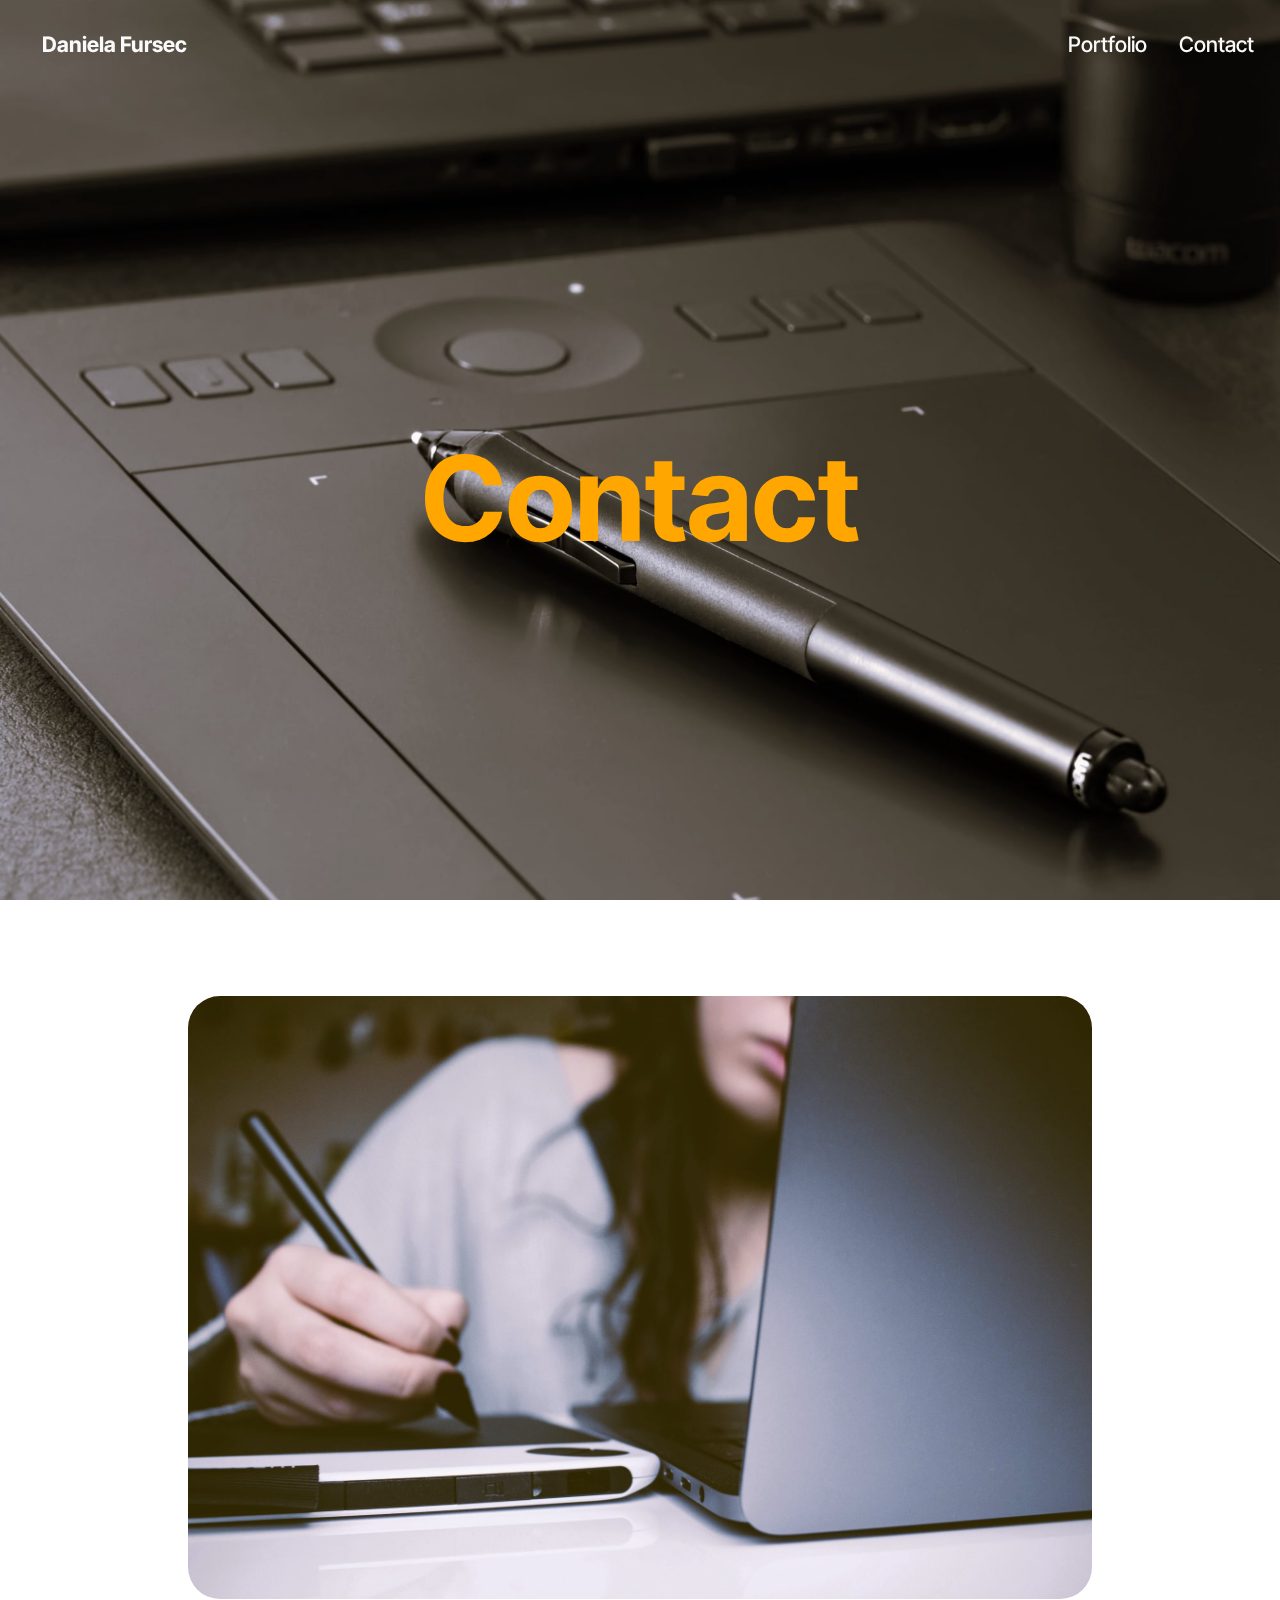
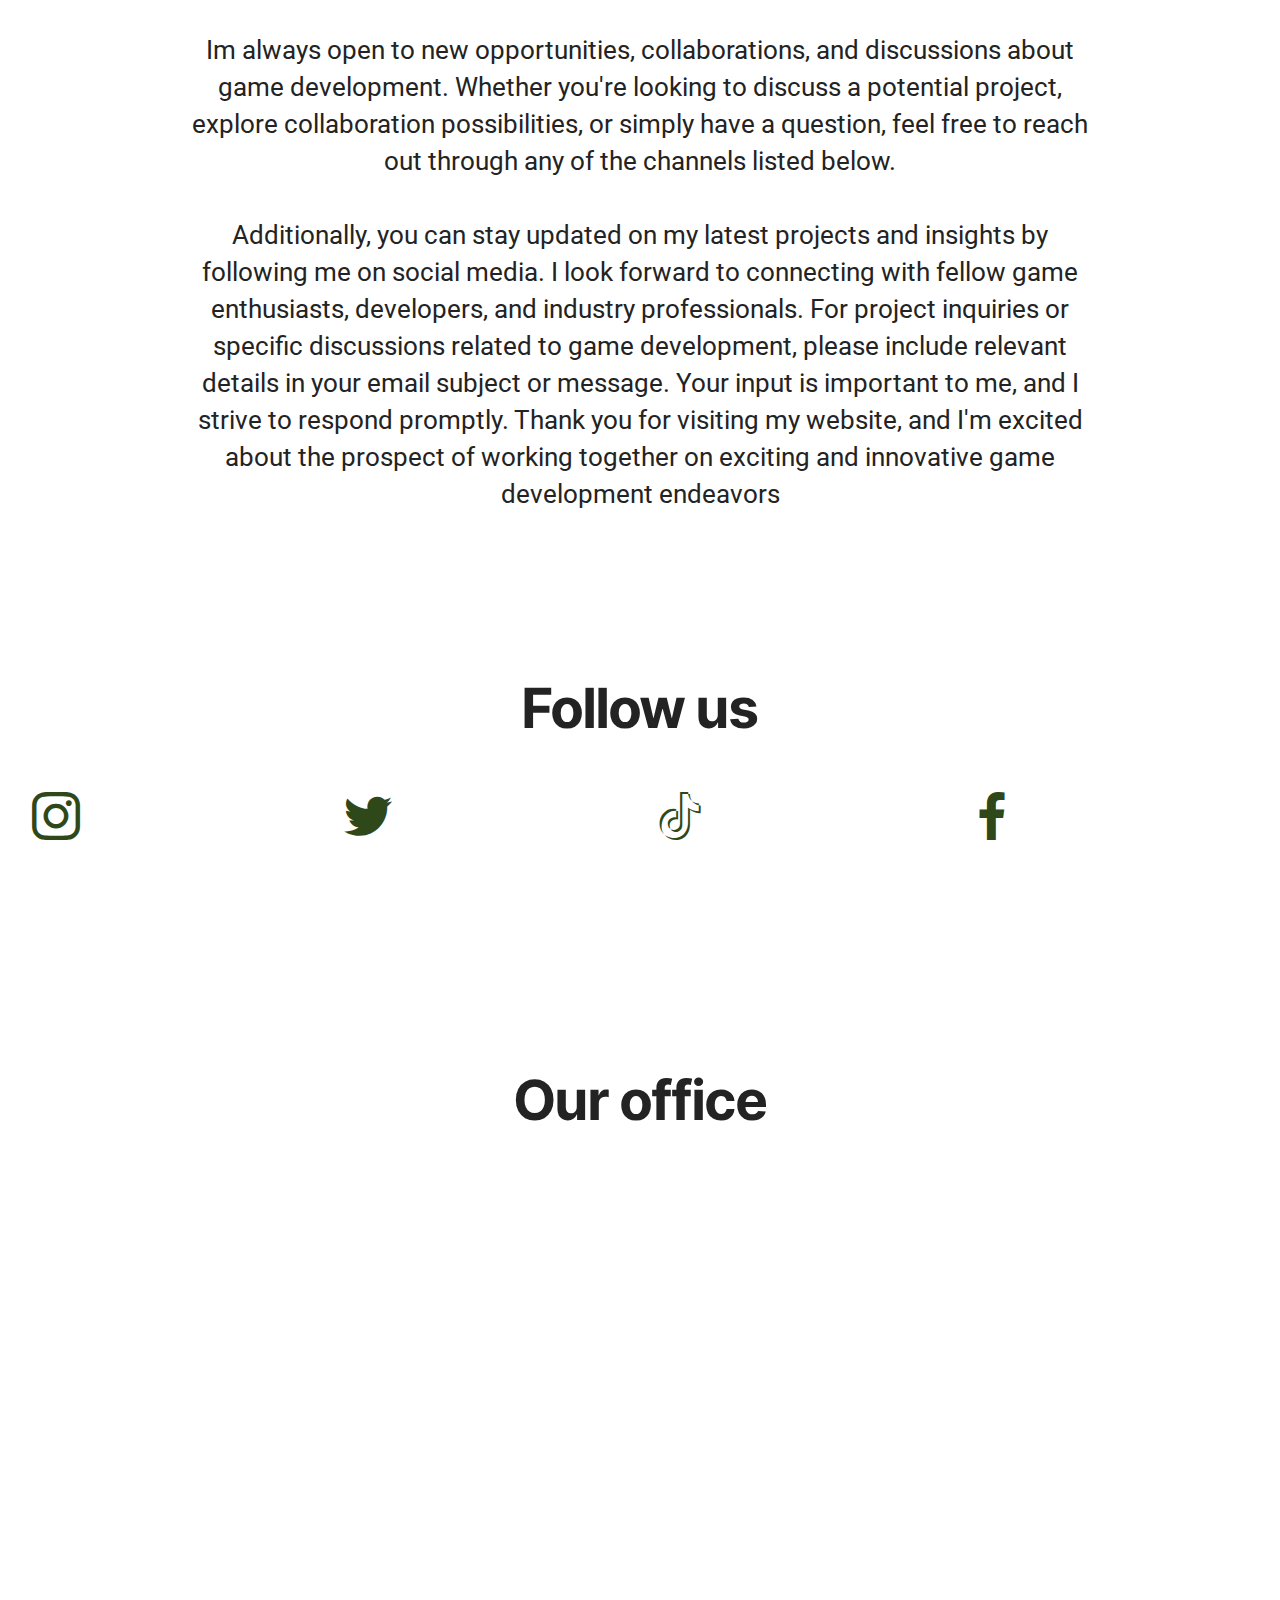
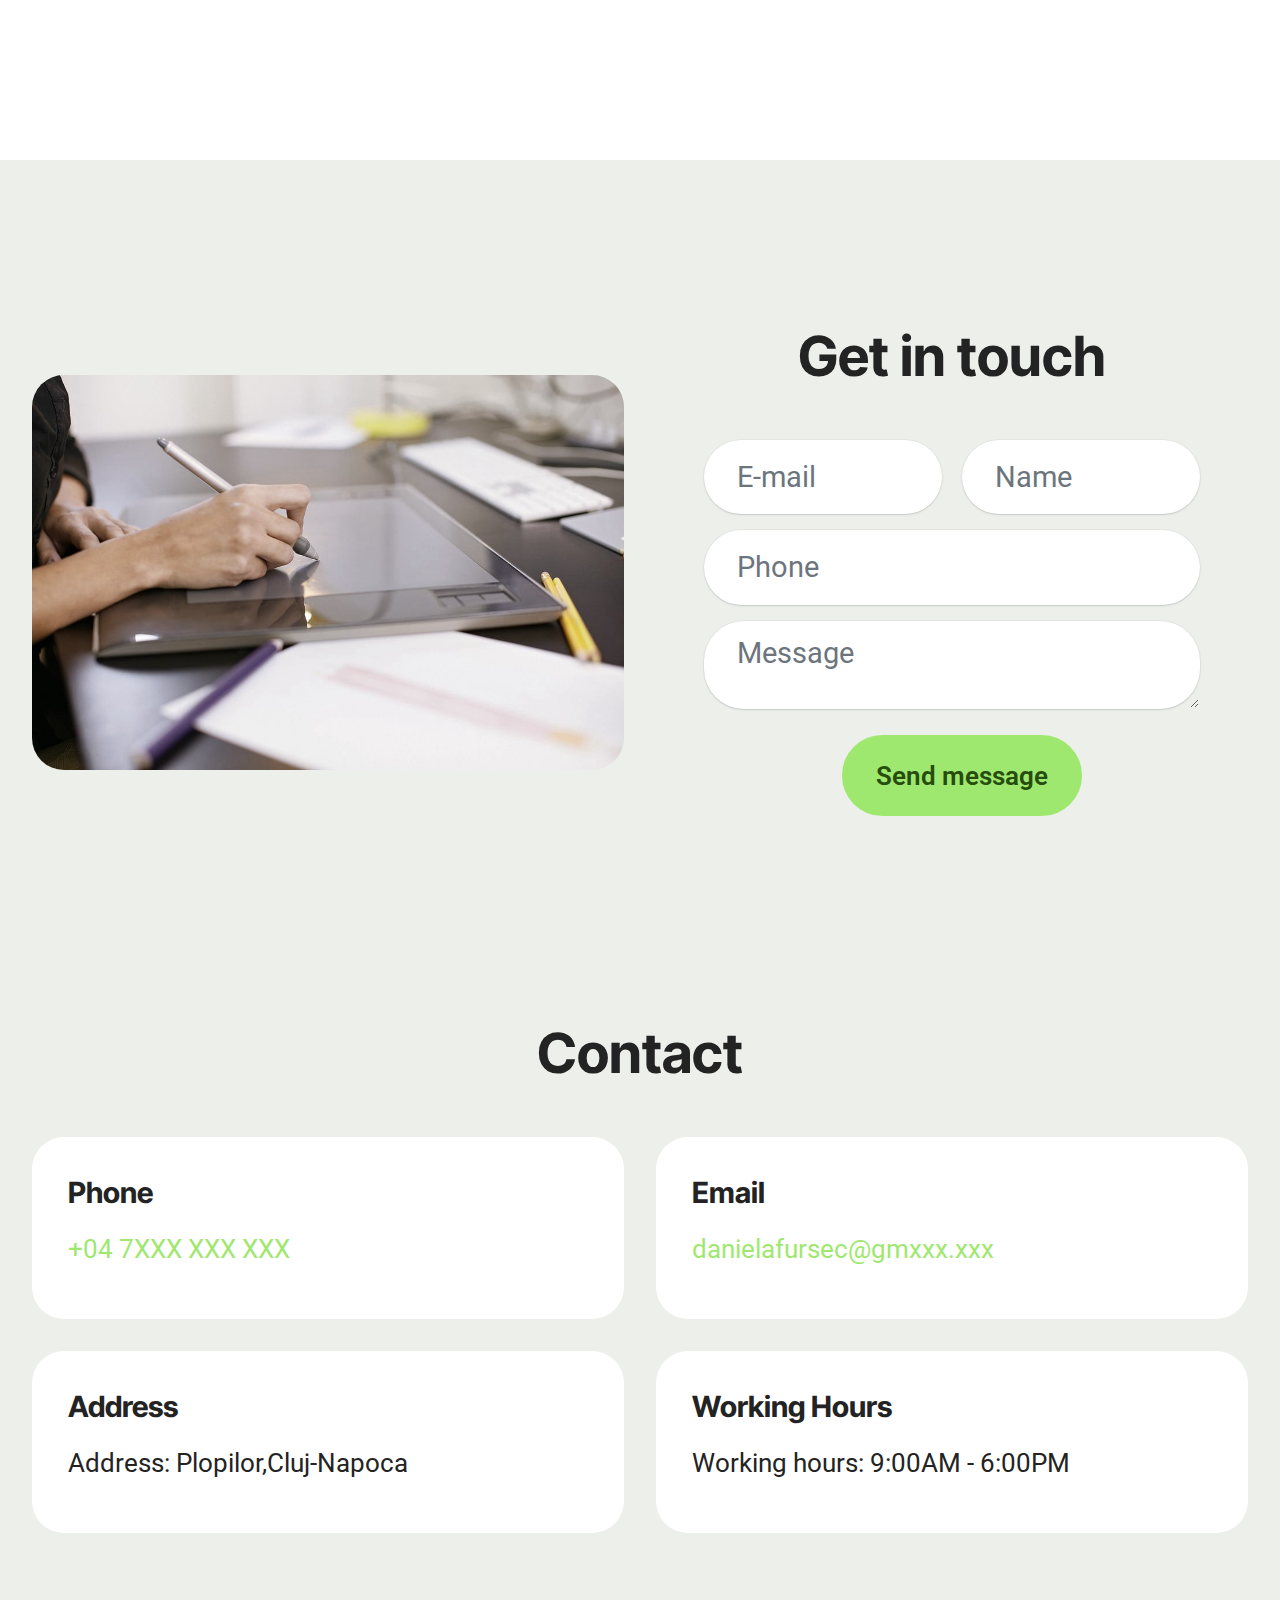
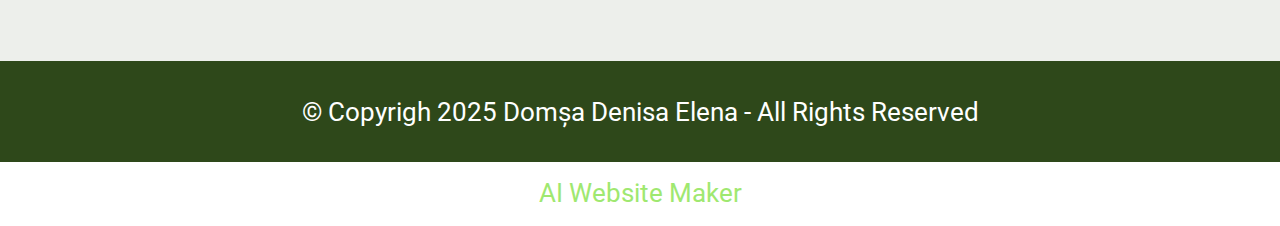
<file: page3.html>
<!DOCTYPE html>
<html  >
<head>
  <!-- Site made with Mobirise Website Builder v5.9.13, https://mobirise.com -->
  <meta charset="UTF-8">
  <meta http-equiv="X-UA-Compatible" content="IE=edge">
  <meta name="generator" content="Mobirise v5.9.13, mobirise.com">
  <meta name="viewport" content="width=device-width, initial-scale=1, minimum-scale=1">
  <link rel="shortcut icon" href="assets/images/cat-black-face-96x96-96x96.png" type="image/x-icon">
  <meta name="description" content="">
  
  
  <title>Contact</title>
  <link rel="stylesheet" href="assets/web/assets/mobirise-icons2/mobirise2.css">
  <link rel="stylesheet" href="assets/bootstrap/css/bootstrap.min.css">
  <link rel="stylesheet" href="assets/bootstrap/css/bootstrap-grid.min.css">
  <link rel="stylesheet" href="assets/bootstrap/css/bootstrap-reboot.min.css">
  <link rel="stylesheet" href="assets/parallax/jarallax.css">
  <link rel="stylesheet" href="assets/dropdown/css/style.css">
  <link rel="stylesheet" href="assets/socicon/css/styles.css">
  <link rel="stylesheet" href="assets/theme/css/style.css">
  <link rel="preload" href="https://fonts.googleapis.com/css?family=Inter+Tight:100,200,300,400,500,600,700,800,900,100i,200i,300i,400i,500i,600i,700i,800i,900i&display=swap" as="style" onload="this.onload=null;this.rel='stylesheet'">
  <noscript><link rel="stylesheet" href="https://fonts.googleapis.com/css?family=Inter+Tight:100,200,300,400,500,600,700,800,900,100i,200i,300i,400i,500i,600i,700i,800i,900i&display=swap"></noscript>
  <link rel="preload" href="https://fonts.googleapis.com/css?family=Roboto:100,100i,300,300i,400,400i,500,500i,700,700i,900,900i&display=swap" as="style" onload="this.onload=null;this.rel='stylesheet'">
  <noscript><link rel="stylesheet" href="https://fonts.googleapis.com/css?family=Roboto:100,100i,300,300i,400,400i,500,500i,700,700i,900,900i&display=swap"></noscript>
  <link rel="preload" as="style" href="assets/mobirise/css/mbr-additional.css?v=6Butkq"><link rel="stylesheet" href="assets/mobirise/css/mbr-additional.css?v=6Butkq" type="text/css">

  
  
  
</head>
<body>
  
  <section data-bs-version="5.1" class="menu menu6 cid-tZN0huZG2V" once="menu" id="menu06-15">
	

	<nav class="navbar navbar-dropdown opacityScroll navbar-fixed-top navbar-expand-lg">
		<div class="container">
			<div class="navbar-brand">
				
				<span class="navbar-caption-wrap"><a class="navbar-caption text-white text-primary display-4" href="index.html">Daniela Fursec</a></span>
			</div>
			<button class="navbar-toggler" type="button" data-toggle="collapse" data-bs-toggle="collapse" data-target="#navbarSupportedContent" data-bs-target="#navbarSupportedContent" aria-controls="navbarNavAltMarkup" aria-expanded="false" aria-label="Toggle navigation">
				<div class="hamburger">
					<span></span>
					<span></span>
					<span></span>
					<span></span>
				</div>
			</button>
			<div class="collapse navbar-collapse opacityScroll" id="navbarSupportedContent">
				<ul class="navbar-nav nav-dropdown nav-right" data-app-modern-menu="true"><li class="nav-item">
						<a class="nav-link link text-white text-primary display-4" href="page2.html" aria-expanded="false">Portfolio</a>
					</li>
					<li class="nav-item">
						<a class="nav-link link text-white text-primary display-4" href="page3.html">Contact</a>
					</li></ul>
				
				
			</div>
		</div>
	</nav>
</section>

<section data-bs-version="5.1" class="header16 cid-tZPwo7rd0P mbr-fullscreen mbr-parallax-background" id="header17-1q">
  
  
  <div class="container-fluid">
    <div class="row">
      <div class="content-wrap col-12 col-md-12">
        <h1 class="mbr-section-title mbr-fonts-style mbr-white mb-4 display-1">
          <strong><br>Contact</strong></h1>
        
        
        
      </div>
    </div>
  </div>
</section>

<section data-bs-version="5.1" class="image01 cid-tZPCjvnwPd" id="image01-2e">
  

  
  

  <div class="container-fluid">
    <div class="row justify-content-center">
      <div class="col-12 col-lg-9">
        <div class="image-wrapper mb-4">
          <img class="w-100" src="assets/images/work2-1916x1277.jpg" alt="a woman drawing on a graphic tablet">
        </div>
        
        <p class="mbr-description mbr-fonts-style mb-0 align-center display-7">Im always open to new opportunities, collaborations, and discussions about game development. Whether you're looking to discuss a potential project, explore collaboration possibilities, or simply have a question, feel free to reach out through any of the channels listed below.
<br>
<br>Additionally, you can stay updated on my latest projects and insights by following me on social media. I look forward to connecting with fellow game enthusiasts, developers, and industry professionals. For project inquiries or specific discussions related to game development, please include relevant details in your email subject or message. Your input is important to me, and I strive to respond promptly. Thank you for visiting my website, and I'm excited about the prospect of working together on exciting and innovative game development endeavors</p>
      </div>
    </div>
  </div>
</section>

<section data-bs-version="5.1" class="social02 cid-tZPy0FlBoP" id="social02-1y">
	

	
	
	<div class="container">
		<div class="row justify-content-center">
			<div class="col-12 content-head">
				<div class="mb-5">
					<h5 class="mbr-section-title mbr-fonts-style align-center mb-0 display-2"><strong>Follow us</strong>
					</h5>
					
				</div>
			</div>
		</div>
		<div class="row">
			<div class="item features-without-image col-12 col-md-6 col-lg-3">
				<div class="item-wrapper">
					<a href="https://ro.wikipedia.org/wiki/Instagram"><span class="mbr-iconfont m-auto socicon-instagram socicon"></span></a>
					<div class="card-box">
						
						
					</div>
				</div>
			</div>
			
			<div class="item features-without-image col-12 col-md-6 col-lg-3">
				<div class="item-wrapper">
					<a href="https://ro.wikipedia.org/wiki/Twitter"><span class="mbr-iconfont m-auto socicon-twitter socicon"></span></a>
					<div class="card-box">
						
						
					</div>
				</div>
			</div>
			
			<div class="item features-without-image col-12 col-md-6 col-lg-3">
				<div class="item-wrapper">
					<a href="https://en.wikipedia.org/wiki/TikTok"><span class="mbr-iconfont m-auto socicon-tiktok socicon"></span></a>
					<div class="card-box">
						
						
					</div>
				</div>
			</div>
			<div class="item features-without-image col-12 col-md-6 col-lg-3">
				<div class="item-wrapper">
					<a href="https://ro.wikipedia.org/wiki/Facebook"><span class="mbr-iconfont m-auto socicon-facebook socicon"></span></a>
					<div class="card-box">
						
						
					</div>
				</div>
			</div>
		</div>
	</div>
</section>

<section data-bs-version="5.1" class="map1 cid-tZPAr1TvRV" id="map01-29">
	
	
	
	<div class="container">
		<div class="row justify-content-center">
			<div class="col-12 content-head">
				<div class="mbr-section-head mb-5">
					<h3 class="mbr-section-title mbr-fonts-style align-center mb-0 display-2">
						<strong>Our office</strong>
					</h3>
					
				</div>
			</div>
		</div>
		<div class="google-map"><iframe frameborder="0" style="border:0" src="https://www.google.com/maps/embed?pb=!1m14!1m12!1m3!1d341.6334077490102!2d23.563003120026746!3d46.76357063861059!2m3!1f0!2f0!3f0!3m2!1i1024!2i768!4f13.1!5e0!3m2!1sro!2sro!4v1705608709781!5m2!1sro!2sro" allowfullscreen=""></iframe></div>
	</div>
</section>

<section data-bs-version="5.1" class="form03 cid-tZPAjVvhCD" id="form03-28">
    

    

    <div class="container">
        <div class="row justify-content-center">
            <div class="col-12 col-lg item-wrapper">
                <div class="mbr-section-head mb-5">
                    <h3 class="mbr-section-title mbr-fonts-style align-center mb-0 display-2"><strong>Get in touch</strong></h3>
                    
                </div>
                <div class="col-lg-12 mx-auto mbr-form" data-form-type="formoid">
                    <form action="https://mobirise.eu/" method="POST" class="mbr-form form-with-styler" data-form-title="Form Name"><input type="hidden" name="email" data-form-email="true" value="OjbgpVZpntsLkBmxpegCMEmYail2clkfnZhLw91V1Mz3jCtGK3k/tultJQtm6yYJzZ+XjJymc+KYwgZFxfhVqbBBmYmr/vOmpAHbgzlyUGRaDD8dYj8WhDkBzbAFwlHa">
                        <div class="row">
                            <div hidden="hidden" data-form-alert="" class="alert alert-success col-12">Thanks for filling out the form!</div>
                            <div hidden="hidden" data-form-alert-danger="" class="alert alert-danger col-12">
                                Oops...! some problem!
                            </div>
                        </div>
                        <div class="dragArea row">
                            <div class="col-md col-sm-12 form-group mb-3 mb-3" data-for="name">
                                <input type="text" name="name" placeholder="Name" data-form-field="name" class="form-control" value="" id="name-form03-28">
                            </div>
                            <div class="col-md col-sm-12 form-group mb-3 mb-3" data-for="email">
                                <input type="email" name="email" placeholder="E-mail" data-form-field="email" class="form-control" value="" id="email-form03-28">
                            </div>
                            <div class="col-12 form-group mb-3 mb-3" data-for="phone">
                                <input type="tel" name="phone" placeholder="Phone" data-form-field="phone" class="form-control" value="" id="phone-form03-28">
                            </div>
                            <div class="col-12 form-group mb-3 mb-3" data-for="textarea">
                                <textarea name="textarea" placeholder="Message" data-form-field="textarea" class="form-control" id="textarea-form03-28"></textarea>
                            </div>
                            <div class="col-lg-12 col-md-12 col-sm-12 align-center mbr-section-btn"><button type="submit" class="btn btn-primary display-7">
                                    Send message
                                </button></div>
                        </div>
                    </form>
                </div>


            </div>
            <div class="col-12 col-lg-6">
                <div class="image-wrapper">
                    <img class="w-100" src="assets/images/work5-1024x682.jpg" alt="a person drawing on a graphics tablet">
                </div>
            </div>

        </div>
    </div>
</section>

<section data-bs-version="5.1" class="contacts01 cid-tZPxWWqxoW" id="contacts01-1x">
    

    
    
    <div class="container">
        <div class="row justify-content-center">
            <div class="col-12 content-head">
                <div class="mbr-section-head mb-5">
                    <h3 class="mbr-section-title mbr-fonts-style align-center mb-0 display-2">
                        <strong>Contact</strong></h3>
                    
                </div>
            </div>
        </div>
        <div class="row">
            <div class="item features-without-image col-12 col-md-6 active">
                <div class="item-wrapper">
                    <div class="text-wrapper">
                        <h6 class="card-title mbr-fonts-style mb-3 display-5">
                            <strong>Phone</strong>
                        </h6>
                        <p class="mbr-text mbr-fonts-style display-7">
                            <a href="tel:+12345678910" class="text-primary">+04 7XXX XXX XXX</a>
                        </p>
                    </div>
                </div>
            </div>
            <div class="item features-without-image col-12 col-md-6">
                <div class="item-wrapper">
                    <div class="text-wrapper">
                        <h6 class="card-title mbr-fonts-style mb-3 display-5">
                            <strong>Email</strong>
                        </h6>
                        <p class="mbr-text mbr-fonts-style display-7">
                            <a href="mailto:info@site.com" class="text-primary">danielafursec@gmxxx.xxx</a>
                        </p>
                    </div>
                </div>
            </div>
            <div class="item features-without-image col-12 col-md-6">
                <div class="item-wrapper">
                    <div class="text-wrapper">
                        <h6 class="card-title mbr-fonts-style mb-3 display-5">
                            <strong>Address</strong>
                        </h6>
                        <p class="mbr-text mbr-fonts-style display-7">
                            Address: Plopilor,Cluj-Napoca
                        </p>
                    </div>
                </div>
            </div>
            <div class="item features-without-image col-12 col-md-6">
                <div class="item-wrapper">
                    <div class="text-wrapper">
                        <h6 class="card-title mbr-fonts-style mb-3 display-5">
                            <strong>Working Hours</strong>
                        </h6>
                        <p class="mbr-text mbr-fonts-style display-7">
                            Working hours: 9:00AM - 6:00PM
                        </p>
                    </div>
                </div>
            </div>
        </div>
    </div>
</section>

<section data-bs-version="5.1" class="footer4 cid-tZPxyTdFx1" once="footers" id="footer04-1u">

    

    

    <div class="container">
        <div class="media-container-row align-center mbr-white">
            <div class="col-12">
                <p class="mbr-text mb-0 mbr-fonts-style display-7">
                    © Copyrigh 2025 Domșa Denisa Elena - All Rights Reserved
                </p>
            </div>
        </div>
    </div>
</section><section class="display-7" style="padding: 0;align-items: center;justify-content: center;flex-wrap: wrap;    align-content: center;display: flex;position: relative;height: 4rem;"><a href="https://mobiri.se/3126401" style="flex: 1 1;height: 4rem;position: absolute;width: 100%;z-index: 1;"><img alt="" style="height: 4rem;" src="[data-uri]"></a><p style="margin: 0;text-align: center;" class="display-7">&#8204;</p><a style="z-index:1" href="https://mobirise.com/builder/ai-website-builder.html">AI Website Maker</a></section><script src="assets/bootstrap/js/bootstrap.bundle.min.js"></script>  <script src="assets/parallax/jarallax.js"></script>  <script src="assets/smoothscroll/smooth-scroll.js"></script>  <script src="assets/ytplayer/index.js"></script>  <script src="assets/dropdown/js/navbar-dropdown.js"></script>  <script src="assets/theme/js/script.js"></script>  <script src="assets/formoid/formoid.min.js"></script>  
  
  
</body>
</html>
</file>
<file: assets/web/assets/mobirise-icons2/mobirise2.css>
@font-face {
  font-family: 'Moririse2';
  font-display: swap;
  src:  url('mobirise2.eot?f2bix4');
  src:  url('mobirise2.eot?f2bix4#iefix') format('embedded-opentype'),
    url('mobirise2.ttf?f2bix4') format('truetype'),
    url('mobirise2.woff?f2bix4') format('woff'),
    url('mobirise2.svg?f2bix4#mobirise2') format('svg');
  font-weight: normal;
  font-style: normal;
}

[class^="mobi-"], [class*=" mobi-"] {
  /* use !important to prevent issues with browser extensions that change fonts */
  font-family: 'Moririse2' !important;
  speak: none;
  font-style: normal;
  font-weight: normal;
  font-variant: normal;
  text-transform: none;
  line-height: 1;

  /* Better Font Rendering =========== */
  -webkit-font-smoothing: antialiased;
  -moz-osx-font-smoothing: grayscale;
}

.mobi-mbri-add-submenu:before {
  content: "\e900";
}
.mobi-mbri-alert:before {
  content: "\e901";
}
.mobi-mbri-align-center:before {
  content: "\e902";
}
.mobi-mbri-align-justify:before {
  content: "\e903";
}
.mobi-mbri-align-left:before {
  content: "\e904";
}
.mobi-mbri-align-right:before {
  content: "\e905";
}
.mobi-mbri-android:before {
  content: "\e906";
}
.mobi-mbri-apple:before {
  content: "\e907";
}
.mobi-mbri-arrow-down:before {
  content: "\e908";
}
.mobi-mbri-arrow-next:before {
  content: "\e909";
}
.mobi-mbri-arrow-prev:before {
  content: "\e90a";
}
.mobi-mbri-arrow-up:before {
  content: "\e90b";
}
.mobi-mbri-bold:before {
  content: "\e90c";
}
.mobi-mbri-bookmark:before {
  content: "\e90d";
}
.mobi-mbri-bootstrap:before {
  content: "\e90e";
}
.mobi-mbri-briefcase:before {
  content: "\e90f";
}
.mobi-mbri-browse:before {
  content: "\e910";
}
.mobi-mbri-bulleted-list:before {
  content: "\e911";
}
.mobi-mbri-calendar:before {
  content: "\e912";
}
.mobi-mbri-camera:before {
  content: "\e913";
}
.mobi-mbri-cart-add:before {
  content: "\e914";
}
.mobi-mbri-cart-full:before {
  content: "\e915";
}
.mobi-mbri-cash:before {
  content: "\e916";
}
.mobi-mbri-change-style:before {
  content: "\e917";
}
.mobi-mbri-chat:before {
  content: "\e918";
}
.mobi-mbri-clock:before {
  content: "\e919";
}
.mobi-mbri-close:before {
  content: "\e91a";
}
.mobi-mbri-cloud:before {
  content: "\e91b";
}
.mobi-mbri-code:before {
  content: "\e91c";
}
.mobi-mbri-contact-form:before {
  content: "\e91d";
}
.mobi-mbri-credit-card:before {
  content: "\e91e";
}
.mobi-mbri-cursor-click:before {
  content: "\e91f";
}
.mobi-mbri-cust-feedback:before {
  content: "\e920";
}
.mobi-mbri-database:before {
  content: "\e921";
}
.mobi-mbri-delivery:before {
  content: "\e922";
}
.mobi-mbri-desktop:before {
  content: "\e923";
}
.mobi-mbri-devices:before {
  content: "\e924";
}
.mobi-mbri-down:before {
  content: "\e925";
}
.mobi-mbri-download-2:before {
  content: "\e926";
}
.mobi-mbri-download:before {
  content: "\e927";
}
.mobi-mbri-drag-n-drop-2:before {
  content: "\e928";
}
.mobi-mbri-drag-n-drop:before {
  content: "\e929";
}
.mobi-mbri-edit-2:before {
  content: "\e92a";
}
.mobi-mbri-edit:before {
  content: "\e92b";
}
.mobi-mbri-error:before {
  content: "\e92c";
}
.mobi-mbri-extension:before {
  content: "\e92d";
}
.mobi-mbri-features:before {
  content: "\e92e";
}
.mobi-mbri-file:before {
  content: "\e92f";
}
.mobi-mbri-flag:before {
  content: "\e930";
}
.mobi-mbri-folder:before {
  content: "\e931";
}
.mobi-mbri-gift:before {
  content: "\e932";
}
.mobi-mbri-github:before {
  content: "\e933";
}
.mobi-mbri-globe-2:before {
  content: "\e934";
}
.mobi-mbri-globe:before {
  content: "\e935";
}
.mobi-mbri-growing-chart:before {
  content: "\e936";
}
.mobi-mbri-hearth:before {
  content: "\e937";
}
.mobi-mbri-help:before {
  content: "\e938";
}
.mobi-mbri-home:before {
  content: "\e939";
}
.mobi-mbri-hot-cup:before {
  content: "\e93a";
}
.mobi-mbri-idea:before {
  content: "\e93b";
}
.mobi-mbri-image-gallery:before {
  content: "\e93c";
}
.mobi-mbri-image-slider:before {
  content: "\e93d";
}
.mobi-mbri-info:before {
  content: "\e93e";
}
.mobi-mbri-italic:before {
  content: "\e93f";
}
.mobi-mbri-key:before {
  content: "\e940";
}
.mobi-mbri-laptop:before {
  content: "\e941";
}
.mobi-mbri-layers:before {
  content: "\e942";
}
.mobi-mbri-left-right:before {
  content: "\e943";
}
.mobi-mbri-left:before {
  content: "\e944";
}
.mobi-mbri-letter:before {
  content: "\e945";
}
.mobi-mbri-like:before {
  content: "\e946";
}
.mobi-mbri-link:before {
  content: "\e947";
}
.mobi-mbri-lock:before {
  content: "\e948";
}
.mobi-mbri-login:before {
  content: "\e949";
}
.mobi-mbri-logout:before {
  content: "\e94a";
}
.mobi-mbri-magic-stick:before {
  content: "\e94b";
}
.mobi-mbri-map-pin:before {
  content: "\e94c";
}
.mobi-mbri-menu:before {
  content: "\e94d";
}
.mobi-mbri-mobile-2:before {
  content: "\e94e";
}
.mobi-mbri-mobile-horizontal:before {
  content: "\e94f";
}
.mobi-mbri-mobile:before {
  content: "\e950";
}
.mobi-mbri-mobirise:before {
  content: "\e951";
}
.mobi-mbri-more-horizontal:before {
  content: "\e952";
}
.mobi-mbri-more-vertical:before {
  content: "\e953";
}
.mobi-mbri-music:before {
  content: "\e954";
}
.mobi-mbri-new-file:before {
  content: "\e955";
}
.mobi-mbri-numbered-list:before {
  content: "\e956";
}
.mobi-mbri-opened-folder:before {
  content: "\e957";
}
.mobi-mbri-pages:before {
  content: "\e958";
}
.mobi-mbri-paper-plane:before {
  content: "\e959";
}
.mobi-mbri-paperclip:before {
  content: "\e95a";
}
.mobi-mbri-phone:before {
  content: "\e95b";
}
.mobi-mbri-photo:before {
  content: "\e95c";
}
.mobi-mbri-photos:before {
  content: "\e95d";
}
.mobi-mbri-pin:before {
  content: "\e95e";
}
.mobi-mbri-play:before {
  content: "\e95f";
}
.mobi-mbri-plus:before {
  content: "\e960";
}
.mobi-mbri-preview:before {
  content: "\e961";
}
.mobi-mbri-print:before {
  content: "\e962";
}
.mobi-mbri-protect:before {
  content: "\e963";
}
.mobi-mbri-question:before {
  content: "\e964";
}
.mobi-mbri-quote-left:before {
  content: "\e965";
}
.mobi-mbri-quote-right:before {
  content: "\e966";
}
.mobi-mbri-redo:before {
  content: "\e967";
}
.mobi-mbri-refresh:before {
  content: "\e968";
}
.mobi-mbri-responsive-2:before {
  content: "\e969";
}
.mobi-mbri-responsive:before {
  content: "\e96a";
}
.mobi-mbri-right:before {
  content: "\e96b";
}
.mobi-mbri-rocket:before {
  content: "\e96c";
}
.mobi-mbri-sad-face:before {
  content: "\e96d";
}
.mobi-mbri-sale:before {
  content: "\e96e";
}
.mobi-mbri-save:before {
  content: "\e96f";
}
.mobi-mbri-search:before {
  content: "\e970";
}
.mobi-mbri-setting-2:before {
  content: "\e971";
}
.mobi-mbri-setting-3:before {
  content: "\e972";
}
.mobi-mbri-setting:before {
  content: "\e973";
}
.mobi-mbri-share:before {
  content: "\e974";
}
.mobi-mbri-shopping-bag:before {
  content: "\e975";
}
.mobi-mbri-shopping-basket:before {
  content: "\e976";
}
.mobi-mbri-shopping-cart:before {
  content: "\e977";
}
.mobi-mbri-sites:before {
  content: "\e978";
}
.mobi-mbri-smile-face:before {
  content: "\e979";
}
.mobi-mbri-speed:before {
  content: "\e97a";
}
.mobi-mbri-star:before {
  content: "\e97b";
}
.mobi-mbri-success:before {
  content: "\e97c";
}
.mobi-mbri-sun:before {
  content: "\e97d";
}
.mobi-mbri-sun2:before {
  content: "\e97e";
}
.mobi-mbri-tablet-vertical:before {
  content: "\e97f";
}
.mobi-mbri-tablet:before {
  content: "\e980";
}
.mobi-mbri-target:before {
  content: "\e981";
}
.mobi-mbri-timer:before {
  content: "\e982";
}
.mobi-mbri-to-ftp:before {
  content: "\e983";
}
.mobi-mbri-to-local-drive:before {
  content: "\e984";
}
.mobi-mbri-touch-swipe:before {
  content: "\e985";
}
.mobi-mbri-touch:before {
  content: "\e986";
}
.mobi-mbri-trash:before {
  content: "\e987";
}
.mobi-mbri-underline:before {
  content: "\e988";
}
.mobi-mbri-undo:before {
  content: "\e989";
}
.mobi-mbri-unlink:before {
  content: "\e98a";
}
.mobi-mbri-unlock:before {
  content: "\e98b";
}
.mobi-mbri-up-down:before {
  content: "\e98c";
}
.mobi-mbri-up:before {
  content: "\e98d";
}
.mobi-mbri-update:before {
  content: "\e98e";
}
.mobi-mbri-upload-2:before {
  content: "\e98f";
}
.mobi-mbri-upload:before {
  content: "\e990";
}
.mobi-mbri-user-2:before {
  content: "\e991";
}
.mobi-mbri-user:before {
  content: "\e992";
}
.mobi-mbri-users:before {
  content: "\e993";
}
.mobi-mbri-video-play:before {
  content: "\e994";
}
.mobi-mbri-video:before {
  content: "\e995";
}
.mobi-mbri-watch:before {
  content: "\e996";
}
.mobi-mbri-website-theme-2:before {
  content: "\e997";
}
.mobi-mbri-website-theme:before {
  content: "\e998";
}
.mobi-mbri-wifi:before {
  content: "\e999";
}
.mobi-mbri-windows:before {
  content: "\e99a";
}
.mobi-mbri-zoom-in:before {
  content: "\e99b";
}
.mobi-mbri-zoom-out:before {
  content: "\e99c";
}
</file>
<file: assets/parallax/jarallax.css>
.jarallax {
    position: relative;
    z-index: 0;
}
.jarallax > .jarallax-img {
    position: absolute;
    object-fit: cover;
    /* support for plugin https://github.com/bfred-it/object-fit-images */
    font-family: 'object-fit: cover;';
    top: 0;
    left: 0;
    width: 100%;
    height: 100%;
    z-index: -1;
}
</file>
<file: assets/dropdown/css/style.css>
.navbar-dropdown {
  left: 0;
  padding: 0;
  position: absolute;
  right: 0;
  top: 0;
  transition: all 0.45s ease;
  z-index: 1030;
  background: #282828; }
  .navbar-dropdown .navbar-logo {
    margin-right: 0.8rem;
    transition: margin 0.3s ease-in-out;
    vertical-align: middle; }
    .navbar-dropdown .navbar-logo img {
      height: 3.125rem;
      transition: all 0.3s ease-in-out; }
    .navbar-dropdown .navbar-logo.mbr-iconfont {
      font-size: 3.125rem;
      line-height: 3.125rem; }
  .navbar-dropdown .navbar-caption {
    font-weight: 700;
    white-space: normal;
    vertical-align: -4px;
    line-height: 3.125rem !important; }
    .navbar-dropdown .navbar-caption, .navbar-dropdown .navbar-caption:hover {
      color: inherit;
      text-decoration: none; }
  .navbar-dropdown .mbr-iconfont + .navbar-caption {
    vertical-align: -1px; }
  .navbar-dropdown.navbar-fixed-top {
    position: fixed; }
  .navbar-dropdown .navbar-brand span {
    vertical-align: -4px; }
  .navbar-dropdown.bg-color.transparent {
    background: none; }
  .navbar-dropdown.navbar-short .navbar-brand {
    padding: 0.625rem 0; }
    .navbar-dropdown.navbar-short .navbar-brand span {
      vertical-align: -1px; }
  .navbar-dropdown.navbar-short .navbar-caption {
    line-height: 2.375rem !important;
    vertical-align: -2px; }
  .navbar-dropdown.navbar-short .navbar-logo {
    margin-right: 0.5rem; }
    .navbar-dropdown.navbar-short .navbar-logo img {
      height: 2.375rem; }
    .navbar-dropdown.navbar-short .navbar-logo.mbr-iconfont {
      font-size: 2.375rem;
      line-height: 2.375rem; }
  .navbar-dropdown.navbar-short .mbr-table-cell {
    height: 3.625rem; }
  .navbar-dropdown .navbar-close {
    left: 0.6875rem;
    position: fixed;
    top: 0.75rem;
    z-index: 1000; }
  .navbar-dropdown .hamburger-icon {
    content: "";
    display: inline-block;
    vertical-align: middle;
    width: 16px;
    -webkit-box-shadow: 0 -6px 0 1px #282828,0 0 0 1px #282828,0 6px 0 1px #282828;
    -moz-box-shadow: 0 -6px 0 1px #282828,0 0 0 1px #282828,0 6px 0 1px #282828;
    box-shadow: 0 -6px 0 1px #282828,0 0 0 1px #282828,0 6px 0 1px #282828; }

.dropdown-menu .dropdown-toggle[data-toggle="dropdown-submenu"]::after {
  border-bottom: 0.35em solid transparent;
  border-left: 0.35em solid;
  border-right: 0;
  border-top: 0.35em solid transparent;
  margin-left: 0.3rem; }

.dropdown-menu .dropdown-item:focus {
  outline: 0; }

.nav-dropdown {
  font-size: 0.75rem;
  font-weight: 500;
  height: auto !important; }
  .nav-dropdown .nav-btn {
    padding-left: 1rem; }
  .nav-dropdown .link {
    margin: .667em 1.667em;
    font-weight: 500;
    padding: 0;
    transition: color .2s ease-in-out; }
    .nav-dropdown .link.dropdown-toggle {
      margin-right: 2.583em; }
      .nav-dropdown .link.dropdown-toggle::after {
        margin-left: .25rem;
        border-top: 0.35em solid;
        border-right: 0.35em solid transparent;
        border-left: 0.35em solid transparent;
        border-bottom: 0; }
      .nav-dropdown .link.dropdown-toggle[aria-expanded="true"] {
        margin: 0;
        padding: 0.667em 3.263em  0.667em 1.667em; }
  .nav-dropdown .link::after,
  .nav-dropdown .dropdown-item::after {
    color: inherit; }
  .nav-dropdown .btn {
    font-size: 0.75rem;
    font-weight: 700;
    letter-spacing: 0;
    margin-bottom: 0;
    padding-left: 1.25rem;
    padding-right: 1.25rem; }
  .nav-dropdown .dropdown-menu {
    border-radius: 0;
    border: 0;
    left: 0;
    margin: 0;
    padding-bottom: 1.25rem;
    padding-top: 1.25rem;
    position: relative; }
  .nav-dropdown .dropdown-submenu {
    margin-left: 0.125rem;
    top: 0; }
  .nav-dropdown .dropdown-item {
    font-weight: 500;
    line-height: 2;
    padding: 0.3846em 4.615em 0.3846em 1.5385em;
    position: relative;
    transition: color .2s ease-in-out, background-color .2s ease-in-out; }
    .nav-dropdown .dropdown-item::after {
      margin-top: -0.3077em;
      position: absolute;
      right: 1.1538em;
      top: 50%; }
    .nav-dropdown .dropdown-item:focus, .nav-dropdown .dropdown-item:hover {
      background: none; }

@media (max-width: 767px) {
  .nav-dropdown.navbar-toggleable-sm {
    bottom: 0;
    display: none;
    left: 0;
    overflow-x: hidden;
    position: fixed;
    top: 0;
    transform: translateX(-100%);
    -ms-transform: translateX(-100%);
    -webkit-transform: translateX(-100%);
    width: 18.75rem;
    z-index: 999; } }
.nav-dropdown.navbar-toggleable-xl {
  bottom: 0;
  display: none;
  left: 0;
  overflow-x: hidden;
  position: fixed;
  top: 0;
  transform: translateX(-100%);
  -ms-transform: translateX(-100%);
  -webkit-transform: translateX(-100%);
  width: 18.75rem;
  z-index: 999; }

.nav-dropdown-sm {
  display: block !important;
  overflow-x: hidden;
  overflow: auto;
  padding-top: 3.875rem; }
  .nav-dropdown-sm::after {
    content: "";
    display: block;
    height: 3rem;
    width: 100%; }
  .nav-dropdown-sm.collapse.in ~ .navbar-close {
    display: block !important; }
  .nav-dropdown-sm.collapsing, .nav-dropdown-sm.collapse.in {
    transform: translateX(0);
    -ms-transform: translateX(0);
    -webkit-transform: translateX(0);
    transition: all 0.25s ease-out;
    -webkit-transition: all 0.25s ease-out;
    background: #282828; }
  .nav-dropdown-sm.collapsing[aria-expanded="false"] {
    transform: translateX(-100%);
    -ms-transform: translateX(-100%);
    -webkit-transform: translateX(-100%); }
  .nav-dropdown-sm .nav-item {
    display: block;
    margin-left: 0 !important;
    padding-left: 0; }
  .nav-dropdown-sm .link,
  .nav-dropdown-sm .dropdown-item {
    border-top: 1px dotted rgba(255, 255, 255, 0.1);
    font-size: 0.8125rem;
    line-height: 1.6;
    margin: 0 !important;
    padding: 0.875rem 2.4rem 0.875rem 1.5625rem !important;
    position: relative;
    white-space: normal; }
    .nav-dropdown-sm .link:focus, .nav-dropdown-sm .link:hover,
    .nav-dropdown-sm .dropdown-item:focus,
    .nav-dropdown-sm .dropdown-item:hover {
      background: rgba(0, 0, 0, 0.2) !important;
      color: #c0a375; }
  .nav-dropdown-sm .nav-btn {
    position: relative;
    padding: 1.5625rem 1.5625rem 0 1.5625rem; }
    .nav-dropdown-sm .nav-btn::before {
      border-top: 1px dotted rgba(255, 255, 255, 0.1);
      content: "";
      left: 0;
      position: absolute;
      top: 0;
      width: 100%; }
    .nav-dropdown-sm .nav-btn + .nav-btn {
      padding-top: 0.625rem; }
      .nav-dropdown-sm .nav-btn + .nav-btn::before {
        display: none; }
  .nav-dropdown-sm .btn {
    padding: 0.625rem 0; }
  .nav-dropdown-sm .dropdown-toggle[data-toggle="dropdown-submenu"]::after {
    margin-left: .25rem;
    border-top: 0.35em solid;
    border-right: 0.35em solid transparent;
    border-left: 0.35em solid transparent;
    border-bottom: 0; }
  .nav-dropdown-sm .dropdown-toggle[data-toggle="dropdown-submenu"][aria-expanded="true"]::after {
    border-top: 0;
    border-right: 0.35em solid transparent;
    border-left: 0.35em solid transparent;
    border-bottom: 0.35em solid; }
  .nav-dropdown-sm .dropdown-menu {
    margin: 0;
    padding: 0;
    position: relative;
    top: 0;
    left: 0;
    width: 100%;
    border: 0;
    float: none;
    border-radius: 0;
    background: none; }
  .nav-dropdown-sm .dropdown-submenu {
    left: 100%;
    margin-left: 0.125rem;
    margin-top: -1.25rem;
    top: 0; }

.navbar-toggleable-sm .nav-dropdown .dropdown-menu {
  position: absolute; }

.navbar-toggleable-sm .nav-dropdown .dropdown-submenu {
  left: 100%;
  margin-left: 0.125rem;
  margin-top: -1.25rem;
  top: 0; }

.navbar-toggleable-sm.opened .nav-dropdown .dropdown-menu {
  position: relative; }

.navbar-toggleable-sm.opened .nav-dropdown .dropdown-submenu {
  left: 0;
  margin-left: 00rem;
  margin-top: 0rem;
  top: 0; }

.is-builder .nav-dropdown.collapsing {
  transition: none !important; }
</file>
<file: assets/socicon/css/styles.css>
@charset "UTF-8";

@font-face {
  font-family: 'Socicon';
  src:  url('../fonts/socicon.eot');
  src:  url('../fonts/socicon.eot?#iefix') format('embedded-opentype'),
    url('../fonts/socicon.woff2') format('woff2'),
    url('../fonts/socicon.ttf') format('truetype'),
    url('../fonts/socicon.woff') format('woff'),
    url('../fonts/socicon.svg#socicon') format('svg');
  font-weight: normal;
  font-style: normal;
  font-display: swap;
}

[data-icon]:before {
  font-family: "socicon" !important;
  content: attr(data-icon);
  font-style: normal !important;
  font-weight: normal !important;
  font-variant: normal !important;
  text-transform: none !important;
  speak: none;
  line-height: 1;
  -webkit-font-smoothing: antialiased;
  -moz-osx-font-smoothing: grayscale;
}

[class^="socicon-"], [class*=" socicon-"] {
  /* use !important to prevent issues with browser extensions that change fonts */
  font-family: 'Socicon' !important;
  speak: none;
  font-style: normal;
  font-weight: normal;
  font-variant: normal;
  text-transform: none;
  line-height: 1;

  /* Better Font Rendering =========== */
  -webkit-font-smoothing: antialiased;
  -moz-osx-font-smoothing: grayscale;
}

.socicon-eitaa:before {
  content: "\e97c";
}
.socicon-soroush:before {
  content: "\e97d";
}
.socicon-bale:before {
  content: "\e97e";
}
.socicon-zazzle:before {
  content: "\e97b";
}
.socicon-society6:before {
  content: "\e97a";
}
.socicon-redbubble:before {
  content: "\e979";
}
.socicon-avvo:before {
  content: "\e978";
}
.socicon-stitcher:before {
  content: "\e977";
}
.socicon-googlehangouts:before {
  content: "\e974";
}
.socicon-dlive:before {
  content: "\e975";
}
.socicon-vsco:before {
  content: "\e976";
}
.socicon-flipboard:before {
  content: "\e973";
}
.socicon-ubuntu:before {
  content: "\e958";
}
.socicon-artstation:before {
  content: "\e959";
}
.socicon-invision:before {
  content: "\e95a";
}
.socicon-torial:before {
  content: "\e95b";
}
.socicon-collectorz:before {
  content: "\e95c";
}
.socicon-seenthis:before {
  content: "\e95d";
}
.socicon-googleplaymusic:before {
  content: "\e95e";
}
.socicon-debian:before {
  content: "\e95f";
}
.socicon-filmfreeway:before {
  content: "\e960";
}
.socicon-gnome:before {
  content: "\e961";
}
.socicon-itchio:before {
  content: "\e962";
}
.socicon-jamendo:before {
  content: "\e963";
}
.socicon-mix:before {
  content: "\e964";
}
.socicon-sharepoint:before {
  content: "\e965";
}
.socicon-tinder:before {
  content: "\e966";
}
.socicon-windguru:before {
  content: "\e967";
}
.socicon-cdbaby:before {
  content: "\e968";
}
.socicon-elementaryos:before {
  content: "\e969";
}
.socicon-stage32:before {
  content: "\e96a";
}
.socicon-tiktok:before {
  content: "\e96b";
}
.socicon-gitter:before {
  content: "\e96c";
}
.socicon-letterboxd:before {
  content: "\e96d";
}
.socicon-threema:before {
  content: "\e96e";
}
.socicon-splice:before {
  content: "\e96f";
}
.socicon-metapop:before {
  content: "\e970";
}
.socicon-naver:before {
  content: "\e971";
}
.socicon-remote:before {
  content: "\e972";
}
.socicon-internet:before {
  content: "\e957";
}
.socicon-moddb:before {
  content: "\e94b";
}
.socicon-indiedb:before {
  content: "\e94c";
}
.socicon-traxsource:before {
  content: "\e94d";
}
.socicon-gamefor:before {
  content: "\e94e";
}
.socicon-pixiv:before {
  content: "\e94f";
}
.socicon-myanimelist:before {
  content: "\e950";
}
.socicon-blackberry:before {
  content: "\e951";
}
.socicon-wickr:before {
  content: "\e952";
}
.socicon-spip:before {
  content: "\e953";
}
.socicon-napster:before {
  content: "\e954";
}
.socicon-beatport:before {
  content: "\e955";
}
.socicon-hackerone:before {
  content: "\e956";
}
.socicon-hackernews:before {
  content: "\e946";
}
.socicon-smashwords:before {
  content: "\e947";
}
.socicon-kobo:before {
  content: "\e948";
}
.socicon-bookbub:before {
  content: "\e949";
}
.socicon-mailru:before {
  content: "\e94a";
}
.socicon-gitlab:before {
  content: "\e945";
}
.socicon-instructables:before {
  content: "\e944";
}
.socicon-portfolio:before {
  content: "\e943";
}
.socicon-codered:before {
  content: "\e940";
}
.socicon-origin:before {
  content: "\e941";
}
.socicon-nextdoor:before {
  content: "\e942";
}
.socicon-udemy:before {
  content: "\e93f";
}
.socicon-livemaster:before {
  content: "\e93e";
}
.socicon-crunchbase:before {
  content: "\e93b";
}
.socicon-homefy:before {
  content: "\e93c";
}
.socicon-calendly:before {
  content: "\e93d";
}
.socicon-realtor:before {
  content: "\e90f";
}
.socicon-tidal:before {
  content: "\e910";
}
.socicon-qobuz:before {
  content: "\e911";
}
.socicon-natgeo:before {
  content: "\e912";
}
.socicon-mastodon:before {
  content: "\e913";
}
.socicon-unsplash:before {
  content: "\e914";
}
.socicon-homeadvisor:before {
  content: "\e915";
}
.socicon-angieslist:before {
  content: "\e916";
}
.socicon-codepen:before {
  content: "\e917";
}
.socicon-slack:before {
  content: "\e918";
}
.socicon-openaigym:before {
  content: "\e919";
}
.socicon-logmein:before {
  content: "\e91a";
}
.socicon-fiverr:before {
  content: "\e91b";
}
.socicon-gotomeeting:before {
  content: "\e91c";
}
.socicon-aliexpress:before {
  content: "\e91d";
}
.socicon-guru:before {
  content: "\e91e";
}
.socicon-appstore:before {
  content: "\e91f";
}
.socicon-homes:before {
  content: "\e920";
}
.socicon-zoom:before {
  content: "\e921";
}
.socicon-alibaba:before {
  content: "\e922";
}
.socicon-craigslist:before {
  content: "\e923";
}
.socicon-wix:before {
  content: "\e924";
}
.socicon-redfin:before {
  content: "\e925";
}
.socicon-googlecalendar:before {
  content: "\e926";
}
.socicon-shopify:before {
  content: "\e927";
}
.socicon-freelancer:before {
  content: "\e928";
}
.socicon-seedrs:before {
  content: "\e929";
}
.socicon-bing:before {
  content: "\e92a";
}
.socicon-doodle:before {
  content: "\e92b";
}
.socicon-bonanza:before {
  content: "\e92c";
}
.socicon-squarespace:before {
  content: "\e92d";
}
.socicon-toptal:before {
  content: "\e92e";
}
.socicon-gust:before {
  content: "\e92f";
}
.socicon-ask:before {
  content: "\e930";
}
.socicon-trulia:before {
  content: "\e931";
}
.socicon-loomly:before {
  content: "\e932";
}
.socicon-ghost:before {
  content: "\e933";
}
.socicon-upwork:before {
  content: "\e934";
}
.socicon-fundable:before {
  content: "\e935";
}
.socicon-booking:before {
  content: "\e936";
}
.socicon-googlemaps:before {
  content: "\e937";
}
.socicon-zillow:before {
  content: "\e938";
}
.socicon-niconico:before {
  content: "\e939";
}
.socicon-toneden:before {
  content: "\e93a";
}
.socicon-augment:before {
  content: "\e908";
}
.socicon-bitbucket:before {
  content: "\e909";
}
.socicon-fyuse:before {
  content: "\e90a";
}
.socicon-yt-gaming:before {
  content: "\e90b";
}
.socicon-sketchfab:before {
  content: "\e90c";
}
.socicon-mobcrush:before {
  content: "\e90d";
}
.socicon-microsoft:before {
  content: "\e90e";
}
.socicon-pandora:before {
  content: "\e907";
}
.socicon-messenger:before {
  content: "\e906";
}
.socicon-gamewisp:before {
  content: "\e905";
}
.socicon-bloglovin:before {
  content: "\e904";
}
.socicon-tunein:before {
  content: "\e903";
}
.socicon-gamejolt:before {
  content: "\e901";
}
.socicon-trello:before {
  content: "\e902";
}
.socicon-spreadshirt:before {
  content: "\e900";
}
.socicon-500px:before {
  content: "\e000";
}
.socicon-8tracks:before {
  content: "\e001";
}
.socicon-airbnb:before {
  content: "\e002";
}
.socicon-alliance:before {
  content: "\e003";
}
.socicon-amazon:before {
  content: "\e004";
}
.socicon-amplement:before {
  content: "\e005";
}
.socicon-android:before {
  content: "\e006";
}
.socicon-angellist:before {
  content: "\e007";
}
.socicon-apple:before {
  content: "\e008";
}
.socicon-appnet:before {
  content: "\e009";
}
.socicon-baidu:before {
  content: "\e00a";
}
.socicon-bandcamp:before {
  content: "\e00b";
}
.socicon-battlenet:before {
  content: "\e00c";
}
.socicon-mixer:before {
  content: "\e00d";
}
.socicon-bebee:before {
  content: "\e00e";
}
.socicon-bebo:before {
  content: "\e00f";
}
.socicon-behance:before {
  content: "\e010";
}
.socicon-blizzard:before {
  content: "\e011";
}
.socicon-blogger:before {
  content: "\e012";
}
.socicon-buffer:before {
  content: "\e013";
}
.socicon-chrome:before {
  content: "\e014";
}
.socicon-coderwall:before {
  content: "\e015";
}
.socicon-curse:before {
  content: "\e016";
}
.socicon-dailymotion:before {
  content: "\e017";
}
.socicon-deezer:before {
  content: "\e018";
}
.socicon-delicious:before {
  content: "\e019";
}
.socicon-deviantart:before {
  content: "\e01a";
}
.socicon-diablo:before {
  content: "\e01b";
}
.socicon-digg:before {
  content: "\e01c";
}
.socicon-discord:before {
  content: "\e01d";
}
.socicon-disqus:before {
  content: "\e01e";
}
.socicon-douban:before {
  content: "\e01f";
}
.socicon-draugiem:before {
  content: "\e020";
}
.socicon-dribbble:before {
  content: "\e021";
}
.socicon-drupal:before {
  content: "\e022";
}
.socicon-ebay:before {
  content: "\e023";
}
.socicon-ello:before {
  content: "\e024";
}
.socicon-endomodo:before {
  content: "\e025";
}
.socicon-envato:before {
  content: "\e026";
}
.socicon-etsy:before {
  content: "\e027";
}
.socicon-facebook:before {
  content: "\e028";
}
.socicon-feedburner:before {
  content: "\e029";
}
.socicon-filmweb:before {
  content: "\e02a";
}
.socicon-firefox:before {
  content: "\e02b";
}
.socicon-flattr:before {
  content: "\e02c";
}
.socicon-flickr:before {
  content: "\e02d";
}
.socicon-formulr:before {
  content: "\e02e";
}
.socicon-forrst:before {
  content: "\e02f";
}
.socicon-foursquare:before {
  content: "\e030";
}
.socicon-friendfeed:before {
  content: "\e031";
}
.socicon-github:before {
  content: "\e032";
}
.socicon-goodreads:before {
  content: "\e033";
}
.socicon-google:before {
  content: "\e034";
}
.socicon-googlescholar:before {
  content: "\e035";
}
.socicon-googlegroups:before {
  content: "\e036";
}
.socicon-googlephotos:before {
  content: "\e037";
}
.socicon-googleplus:before {
  content: "\e038";
}
.socicon-grooveshark:before {
  content: "\e039";
}
.socicon-hackerrank:before {
  content: "\e03a";
}
.socicon-hearthstone:before {
  content: "\e03b";
}
.socicon-hellocoton:before {
  content: "\e03c";
}
.socicon-heroes:before {
  content: "\e03d";
}
.socicon-smashcast:before {
  content: "\e03e";
}
.socicon-horde:before {
  content: "\e03f";
}
.socicon-houzz:before {
  content: "\e040";
}
.socicon-icq:before {
  content: "\e041";
}
.socicon-identica:before {
  content: "\e042";
}
.socicon-imdb:before {
  content: "\e043";
}
.socicon-instagram:before {
  content: "\e044";
}
.socicon-issuu:before {
  content: "\e045";
}
.socicon-istock:before {
  content: "\e046";
}
.socicon-itunes:before {
  content: "\e047";
}
.socicon-keybase:before {
  content: "\e048";
}
.socicon-lanyrd:before {
  content: "\e049";
}
.socicon-lastfm:before {
  content: "\e04a";
}
.socicon-line:before {
  content: "\e04b";
}
.socicon-linkedin:before {
  content: "\e04c";
}
.socicon-livejournal:before {
  content: "\e04d";
}
.socicon-lyft:before {
  content: "\e04e";
}
.socicon-macos:before {
  content: "\e04f";
}
.socicon-mail:before {
  content: "\e050";
}
.socicon-medium:before {
  content: "\e051";
}
.socicon-meetup:before {
  content: "\e052";
}
.socicon-mixcloud:before {
  content: "\e053";
}
.socicon-modelmayhem:before {
  content: "\e054";
}
.socicon-mumble:before {
  content: "\e055";
}
.socicon-myspace:before {
  content: "\e056";
}
.socicon-newsvine:before {
  content: "\e057";
}
.socicon-nintendo:before {
  content: "\e058";
}
.socicon-npm:before {
  content: "\e059";
}
.socicon-odnoklassniki:before {
  content: "\e05a";
}
.socicon-openid:before {
  content: "\e05b";
}
.socicon-opera:before {
  content: "\e05c";
}
.socicon-outlook:before {
  content: "\e05d";
}
.socicon-overwatch:before {
  content: "\e05e";
}
.socicon-patreon:before {
  content: "\e05f";
}
.socicon-paypal:before {
  content: "\e060";
}
.socicon-periscope:before {
  content: "\e061";
}
.socicon-persona:before {
  content: "\e062";
}
.socicon-pinterest:before {
  content: "\e063";
}
.socicon-play:before {
  content: "\e064";
}
.socicon-player:before {
  content: "\e065";
}
.socicon-playstation:before {
  content: "\e066";
}
.socicon-pocket:before {
  content: "\e067";
}
.socicon-qq:before {
  content: "\e068";
}
.socicon-quora:before {
  content: "\e069";
}
.socicon-raidcall:before {
  content: "\e06a";
}
.socicon-ravelry:before {
  content: "\e06b";
}
.socicon-reddit:before {
  content: "\e06c";
}
.socicon-renren:before {
  content: "\e06d";
}
.socicon-researchgate:before {
  content: "\e06e";
}
.socicon-residentadvisor:before {
  content: "\e06f";
}
.socicon-reverbnation:before {
  content: "\e070";
}
.socicon-rss:before {
  content: "\e071";
}
.socicon-sharethis:before {
  content: "\e072";
}
.socicon-skype:before {
  content: "\e073";
}
.socicon-slideshare:before {
  content: "\e074";
}
.socicon-smugmug:before {
  content: "\e075";
}
.socicon-snapchat:before {
  content: "\e076";
}
.socicon-songkick:before {
  content: "\e077";
}
.socicon-soundcloud:before {
  content: "\e078";
}
.socicon-spotify:before {
  content: "\e079";
}
.socicon-stackexchange:before {
  content: "\e07a";
}
.socicon-stackoverflow:before {
  content: "\e07b";
}
.socicon-starcraft:before {
  content: "\e07c";
}
.socicon-stayfriends:before {
  content: "\e07d";
}
.socicon-steam:before {
  content: "\e07e";
}
.socicon-storehouse:before {
  content: "\e07f";
}
.socicon-strava:before {
  content: "\e080";
}
.socicon-streamjar:before {
  content: "\e081";
}
.socicon-stumbleupon:before {
  content: "\e082";
}
.socicon-swarm:before {
  content: "\e083";
}
.socicon-teamspeak:before {
  content: "\e084";
}
.socicon-teamviewer:before {
  content: "\e085";
}
.socicon-technorati:before {
  content: "\e086";
}
.socicon-telegram:before {
  content: "\e087";
}
.socicon-tripadvisor:before {
  content: "\e088";
}
.socicon-tripit:before {
  content: "\e089";
}
.socicon-triplej:before {
  content: "\e08a";
}
.socicon-tumblr:before {
  content: "\e08b";
}
.socicon-twitch:before {
  content: "\e08c";
}
.socicon-twitter:before {
  content: "\e08d";
}
.socicon-uber:before {
  content: "\e08e";
}
.socicon-ventrilo:before {
  content: "\e08f";
}
.socicon-viadeo:before {
  content: "\e090";
}
.socicon-viber:before {
  content: "\e091";
}
.socicon-viewbug:before {
  content: "\e092";
}
.socicon-vimeo:before {
  content: "\e093";
}
.socicon-vine:before {
  content: "\e094";
}
.socicon-vkontakte:before {
  content: "\e095";
}
.socicon-warcraft:before {
  content: "\e096";
}
.socicon-wechat:before {
  content: "\e097";
}
.socicon-weibo:before {
  content: "\e098";
}
.socicon-whatsapp:before {
  content: "\e099";
}
.socicon-wikipedia:before {
  content: "\e09a";
}
.socicon-windows:before {
  content: "\e09b";
}
.socicon-wordpress:before {
  content: "\e09c";
}
.socicon-wykop:before {
  content: "\e09d";
}
.socicon-xbox:before {
  content: "\e09e";
}
.socicon-xing:before {
  content: "\e09f";
}
.socicon-yahoo:before {
  content: "\e0a0";
}
.socicon-yammer:before {
  content: "\e0a1";
}
.socicon-yandex:before {
  content: "\e0a2";
}
.socicon-yelp:before {
  content: "\e0a3";
}
.socicon-younow:before {
  content: "\e0a4";
}
.socicon-youtube:before {
  content: "\e0a5";
}
.socicon-zapier:before {
  content: "\e0a6";
}
.socicon-zerply:before {
  content: "\e0a7";
}
.socicon-zomato:before {
  content: "\e0a8";
}
.socicon-zynga:before {
  content: "\e0a9";
}
</file>
<file: assets/theme/css/style.css>
@charset "UTF-8";
section {
  background-color: #ffffff;
}

body {
  font-style: normal;
  line-height: 1.5;
  font-weight: 400;
  color: #232323;
  position: relative;
}

button {
  background-color: transparent;
  border-color: transparent;
}

.embla__button,
.carousel-control {
  background-color: #edefea !important;
  opacity: 0.8 !important;
  color: #464845 !important;
  border-color: #edefea !important;
}

.carousel .close,
.modalWindow .close {
  background-color: #edefea !important;
  color: #464845 !important;
  border-color: #edefea !important;
  opacity: 0.8 !important;
}

.carousel .close:hover,
.modalWindow .close:hover {
  opacity: 1 !important;
}

.carousel-indicators li {
  background-color: #edefea !important;
  border: 2px solid #464845 !important;
}

.carousel-indicators li:hover,
.carousel-indicators li:active {
  opacity: 0.8 !important;
}

.embla__button:hover,
.carousel-control:hover {
  background-color: #edefea !important;
  opacity: 1 !important;
}

.modalWindow-video-container {
  height: 80%;
}

section,
.container,
.container-fluid {
  position: relative;
  word-wrap: break-word;
}

a.mbr-iconfont:hover {
  text-decoration: none;
}

.article .lead p,
.article .lead ul,
.article .lead ol,
.article .lead pre,
.article .lead blockquote {
  margin-bottom: 0;
}

a {
  font-style: normal;
  font-weight: 400;
  cursor: pointer;
}
a, a:hover {
  text-decoration: none;
}

.mbr-section-title {
  font-style: normal;
  line-height: 1.3;
}

.mbr-section-subtitle {
  line-height: 1.3;
}

.mbr-text {
  font-style: normal;
  line-height: 1.7;
}

h1,
h2,
h3,
h4,
h5,
h6,
.display-1,
.display-2,
.display-4,
.display-5,
.display-7,
span,
p,
a {
  line-height: 1;
  word-break: break-word;
  word-wrap: break-word;
  font-weight: 400;
}

b,
strong {
  font-weight: bold;
}

input:-webkit-autofill, input:-webkit-autofill:hover, input:-webkit-autofill:focus, input:-webkit-autofill:active {
  transition-delay: 9999s;
  -webkit-transition-property: background-color, color;
  transition-property: background-color, color;
}

textarea[type=hidden] {
  display: none;
}

section {
  background-position: 50% 50%;
  background-repeat: no-repeat;
  background-size: cover;
}
section .mbr-background-video,
section .mbr-background-video-preview {
  position: absolute;
  bottom: 0;
  left: 0;
  right: 0;
  top: 0;
}

.hidden {
  visibility: hidden;
}

.mbr-z-index20 {
  z-index: 20;
}

/*! Base colors */
.mbr-white {
  color: #ffffff;
}

.mbr-black {
  color: #111111;
}

.mbr-bg-white {
  background-color: #ffffff;
}

.mbr-bg-black {
  background-color: #000000;
}

/*! Text-aligns */
.align-left {
  text-align: left;
}

.align-center {
  text-align: center;
}

.align-right {
  text-align: right;
}

/*! Font-weight  */
.mbr-light {
  font-weight: 300;
}

.mbr-regular {
  font-weight: 400;
}

.mbr-semibold {
  font-weight: 500;
}

.mbr-bold {
  font-weight: 700;
}

/*! Media  */
.media-content {
  flex-basis: 100%;
}

.media-container-row {
  display: flex;
  flex-direction: row;
  flex-wrap: wrap;
  justify-content: center;
  align-content: center;
  align-items: start;
}
.media-container-row .media-size-item {
  width: 400px;
}

.media-container-column {
  display: flex;
  flex-direction: column;
  flex-wrap: wrap;
  justify-content: center;
  align-content: center;
  align-items: stretch;
}
.media-container-column > * {
  width: 100%;
}

@media (min-width: 992px) {
  .media-container-row {
    flex-wrap: nowrap;
  }
}
figure {
  margin-bottom: 0;
  overflow: hidden;
}

figure[mbr-media-size] {
  transition: width 0.1s;
}

img,
iframe {
  display: block;
  width: 100%;
}

.card {
  background-color: transparent;
  border: none;
}

.card-box {
  width: 100%;
}

.card-img {
  text-align: center;
  flex-shrink: 0;
  -webkit-flex-shrink: 0;
}

.media {
  max-width: 100%;
  margin: 0 auto;
}

.mbr-figure {
  align-self: center;
}

.media-container > div {
  max-width: 100%;
}

.mbr-figure img,
.card-img img {
  width: 100%;
}

@media (max-width: 991px) {
  .media-size-item {
    width: auto !important;
  }
  .media {
    width: auto;
  }
  .mbr-figure {
    width: 100% !important;
  }
}
/*! Buttons */
.mbr-section-btn {
  margin-left: -0.6rem;
  margin-right: -0.6rem;
  font-size: 0;
}

.btn {
  font-weight: 600;
  border-width: 1px;
  font-style: normal;
  margin: 0.6rem 0.6rem;
  white-space: normal;
  transition: all 0.2s ease-in-out;
  display: inline-flex;
  align-items: center;
  justify-content: center;
  word-break: break-word;
}

.btn-sm {
  font-weight: 600;
  letter-spacing: 0px;
  transition: all 0.3s ease-in-out;
}

.btn-md {
  font-weight: 600;
  letter-spacing: 0px;
  transition: all 0.3s ease-in-out;
}

.btn-lg {
  font-weight: 600;
  letter-spacing: 0px;
  transition: all 0.3s ease-in-out;
}

.btn-form {
  margin: 0;
}
.btn-form:hover {
  cursor: pointer;
}

nav .mbr-section-btn {
  margin-left: 0rem;
  margin-right: 0rem;
}

/*! Btn icon margin */
.btn .mbr-iconfont,
.btn.btn-sm .mbr-iconfont {
  order: 1;
  cursor: pointer;
  margin-left: 0.5rem;
  vertical-align: sub;
}

.btn.btn-md .mbr-iconfont,
.btn.btn-md .mbr-iconfont {
  margin-left: 0.8rem;
}

.mbr-regular {
  font-weight: 400;
}

.mbr-semibold {
  font-weight: 500;
}

.mbr-bold {
  font-weight: 700;
}

[type=submit] {
  -webkit-appearance: none;
}

/*! Full-screen */
.mbr-fullscreen .mbr-overlay {
  min-height: 100vh;
}

.mbr-fullscreen {
  display: flex;
  display: -moz-flex;
  display: -ms-flex;
  display: -o-flex;
  align-items: center;
  min-height: 100vh;
  padding-top: 3rem;
  padding-bottom: 3rem;
}

/*! Map */
.map {
  height: 25rem;
  position: relative;
}
.map iframe {
  width: 100%;
  height: 100%;
}

/*! Scroll to top arrow */
.mbr-arrow-up {
  bottom: 25px;
  right: 90px;
  position: fixed;
  text-align: right;
  z-index: 5000;
  color: #ffffff;
  font-size: 22px;
}

.mbr-arrow-up a {
  background: rgba(0, 0, 0, 0.2);
  border-radius: 50%;
  color: #fff;
  display: inline-block;
  height: 60px;
  width: 60px;
  border: 2px solid #fff;
  outline-style: none !important;
  position: relative;
  text-decoration: none;
  transition: all 0.3s ease-in-out;
  cursor: pointer;
  text-align: center;
}
.mbr-arrow-up a:hover {
  background-color: rgba(0, 0, 0, 0.4);
}
.mbr-arrow-up a i {
  line-height: 60px;
}

.mbr-arrow-up-icon {
  display: block;
  color: #fff;
}

.mbr-arrow-up-icon::before {
  content: "›";
  display: inline-block;
  font-family: serif;
  font-size: 22px;
  line-height: 1;
  font-style: normal;
  position: relative;
  top: 6px;
  left: -4px;
  transform: rotate(-90deg);
}

/*! Arrow Down */
.mbr-arrow {
  position: absolute;
  bottom: 45px;
  left: 50%;
  width: 60px;
  height: 60px;
  cursor: pointer;
  background-color: rgba(80, 80, 80, 0.5);
  border-radius: 50%;
  transform: translateX(-50%);
}
@media (max-width: 767px) {
  .mbr-arrow {
    display: none;
  }
}
.mbr-arrow > a {
  display: inline-block;
  text-decoration: none;
  outline-style: none;
  animation: arrowdown 1.7s ease-in-out infinite;
  color: #ffffff;
}
.mbr-arrow > a > i {
  position: absolute;
  top: -2px;
  left: 15px;
  font-size: 2rem;
}

#scrollToTop a i::before {
  content: "";
  position: absolute;
  display: block;
  border-bottom: 2.5px solid #fff;
  border-left: 2.5px solid #fff;
  width: 27.8%;
  height: 27.8%;
  left: 50%;
  top: 51%;
  transform: translateY(-30%) translateX(-50%) rotate(135deg);
}

@keyframes arrowdown {
  0% {
    transform: translateY(0px);
  }
  50% {
    transform: translateY(-5px);
  }
  100% {
    transform: translateY(0px);
  }
}
@media (max-width: 500px) {
  .mbr-arrow-up {
    left: 0;
    right: 0;
    text-align: center;
  }
}
/*Gradients animation*/
@keyframes gradient-animation {
  from {
    background-position: 0% 100%;
    animation-timing-function: ease-in-out;
  }
  to {
    background-position: 100% 0%;
    animation-timing-function: ease-in-out;
  }
}
.bg-gradient {
  background-size: 200% 200%;
  animation: gradient-animation 5s infinite alternate;
  -webkit-animation: gradient-animation 5s infinite alternate;
}

.menu .navbar-brand {
  display: -webkit-flex;
}
.menu .navbar-brand span {
  display: flex;
  display: -webkit-flex;
}
.menu .navbar-brand .navbar-caption-wrap {
  display: -webkit-flex;
}
.menu .navbar-brand .navbar-logo img {
  display: -webkit-flex;
  width: auto;
}
@media (min-width: 768px) and (max-width: 991px) {
  .menu .navbar-toggleable-sm .navbar-nav {
    display: -ms-flexbox;
  }
}
@media (max-width: 991px) {
  .menu .navbar-collapse {
    max-height: 93.5vh;
  }
  .menu .navbar-collapse.show {
    overflow: auto;
  }
}
@media (min-width: 992px) {
  .menu .navbar-nav.nav-dropdown {
    display: -webkit-flex;
  }
  .menu .navbar-toggleable-sm .navbar-collapse {
    display: -webkit-flex !important;
  }
  .menu .collapsed .navbar-collapse {
    max-height: 93.5vh;
  }
  .menu .collapsed .navbar-collapse.show {
    overflow: auto;
  }
}
@media (max-width: 767px) {
  .menu .navbar-collapse {
    max-height: 80vh;
  }
}

.nav-link .mbr-iconfont {
  margin-right: 0.5rem;
}

.navbar {
  display: -webkit-flex;
  -webkit-flex-wrap: wrap;
  -webkit-align-items: center;
  -webkit-justify-content: space-between;
}

.navbar-collapse {
  -webkit-flex-basis: 100%;
  -webkit-flex-grow: 1;
  -webkit-align-items: center;
}

.nav-dropdown .link {
  padding: 0.667em 1.667em !important;
  margin: 0 !important;
}

.nav {
  display: -webkit-flex;
  -webkit-flex-wrap: wrap;
}

.row {
  display: -webkit-flex;
  -webkit-flex-wrap: wrap;
}

.justify-content-center {
  -webkit-justify-content: center;
}

.form-inline {
  display: -webkit-flex;
}

.card-wrapper {
  -webkit-flex: 1;
}

.carousel-control {
  z-index: 10;
  display: -webkit-flex;
}

.carousel-controls {
  display: -webkit-flex;
}

.media {
  display: -webkit-flex;
}

.form-group:focus {
  outline: none;
}

.jq-selectbox__select {
  padding: 7px 0;
  position: relative;
}

.jq-selectbox__dropdown {
  overflow: hidden;
  border-radius: 10px;
  position: absolute;
  top: 100%;
  left: 0 !important;
  width: 100% !important;
}

.jq-selectbox__trigger-arrow {
  right: 0;
  transform: translateY(-50%);
}

.jq-selectbox li {
  padding: 1.07em 0.5em;
}

input[type=range] {
  padding-left: 0 !important;
  padding-right: 0 !important;
}

.modal-dialog,
.modal-content {
  height: 100%;
}

.modal-dialog .carousel-inner {
  height: calc(100vh - 1.75rem);
}
@media (max-width: 575px) {
  .modal-dialog .carousel-inner {
    height: calc(100vh - 1rem);
  }
}

.carousel-item {
  text-align: center;
}

.carousel-item img {
  margin: auto;
}

.navbar-toggler {
  align-self: flex-start;
  padding: 0.25rem 0.75rem;
  font-size: 1.25rem;
  line-height: 1;
  background: transparent;
  border: 1px solid transparent;
  border-radius: 0.25rem;
}

.navbar-toggler:focus,
.navbar-toggler:hover {
  text-decoration: none;
  box-shadow: none;
}

.navbar-toggler-icon {
  display: inline-block;
  width: 1.5em;
  height: 1.5em;
  vertical-align: middle;
  content: "";
  background: no-repeat center center;
  background-size: 100% 100%;
}

.navbar-toggler-left {
  position: absolute;
  left: 1rem;
}

.navbar-toggler-right {
  position: absolute;
  right: 1rem;
}

.card-img {
  width: auto;
}

.menu .navbar.collapsed:not(.beta-menu) {
  flex-direction: column;
}

.carousel-item.active,
.carousel-item-next,
.carousel-item-prev {
  display: flex;
}

.note-air-layout .dropup .dropdown-menu,
.note-air-layout .navbar-fixed-bottom .dropdown .dropdown-menu {
  bottom: initial !important;
}

html,
body {
  height: auto;
  min-height: 100vh;
}

.dropup .dropdown-toggle::after {
  display: none;
}

.form-asterisk {
  font-family: initial;
  position: absolute;
  top: -2px;
  font-weight: normal;
}

.form-control-label {
  position: relative;
  cursor: pointer;
  margin-bottom: 0.357em;
  padding: 0;
}

.alert {
  color: #ffffff;
  border-radius: 0;
  border: 0;
  font-size: 1.1rem;
  line-height: 1.5;
  margin-bottom: 1.875rem;
  padding: 1.25rem;
  position: relative;
  text-align: center;
}
.alert.alert-form::after {
  background-color: inherit;
  bottom: -7px;
  content: "";
  display: block;
  height: 14px;
  left: 50%;
  margin-left: -7px;
  position: absolute;
  transform: rotate(45deg);
  width: 14px;
}

.form-control {
  background-color: #ffffff;
  background-clip: border-box;
  color: #232323;
  line-height: 1rem !important;
  height: auto;
  padding: 1.2rem 2rem;
  transition: border-color 0.25s ease 0s;
  border: 1px solid transparent !important;
  border-radius: 4px;
  box-shadow: rgba(0, 0, 0, 0.07) 0px 1px 1px 0px, rgba(0, 0, 0, 0.07) 0px 1px 3px 0px, rgba(0, 0, 0, 0.03) 0px 0px 0px 1px;
}
.form-active .form-control:invalid {
  border-color: red;
}

.row > * {
  padding-right: 1rem;
  padding-left: 1rem;
}

form .row {
  margin-left: -0.6rem;
  margin-right: -0.6rem;
}
form .row [class*=col] {
  padding-left: 0.6rem;
  padding-right: 0.6rem;
}

form .mbr-section-btn {
  padding-left: 0.6rem;
  padding-right: 0.6rem;
}

form .form-check-input {
  margin-top: 0.5;
}

textarea.form-control {
  line-height: 1.5rem !important;
}

.form-group {
  margin-bottom: 1.2rem;
}

.form-control,
form .btn {
  min-height: 48px;
}

.gdpr-block label span.textGDPR input[name=gdpr] {
  top: 7px;
}

.form-control:focus {
  box-shadow: none;
}

:focus {
  outline: none;
}

.mbr-overlay {
  background-color: #000;
  bottom: 0;
  left: 0;
  opacity: 0.5;
  position: absolute;
  right: 0;
  top: 0;
  z-index: 0;
  pointer-events: none;
}

blockquote {
  font-style: italic;
  padding: 3rem;
  font-size: 1.09rem;
  position: relative;
  border-left: 3px solid;
}

ul,
ol,
pre,
blockquote {
  margin-bottom: 2.3125rem;
}

.mt-4 {
  margin-top: 2rem !important;
}

.mb-4 {
  margin-bottom: 2rem !important;
}

.container,
.container-fluid {
  padding-left: 16px;
  padding-right: 16px;
}

.row {
  margin-left: -16px;
  margin-right: -16px;
}
.row > [class*=col] {
  padding-left: 16px;
  padding-right: 16px;
}

@media (min-width: 992px) {
  .container-fluid {
    padding-left: 32px;
    padding-right: 32px;
  }
}
@media (max-width: 991px) {
  .mbr-container {
    padding-left: 16px;
    padding-right: 16px;
  }
}
.app-video-wrapper > img {
  opacity: 1;
}

.app-video-wrapper {
  background: transparent;
}

.item {
  position: relative;
}

.dropdown-menu .dropdown-menu {
  left: 100%;
}

.dropdown-item + .dropdown-menu {
  display: none;
}

.dropdown-item:hover + .dropdown-menu,
.dropdown-menu:hover {
  display: block;
}

@media (min-aspect-ratio: 16/9) {
  .mbr-video-foreground {
    height: 300% !important;
    top: -100% !important;
  }
}
@media (max-aspect-ratio: 16/9) {
  .mbr-video-foreground {
    width: 300% !important;
    left: -100% !important;
  }
}.engine {
	position: absolute;
	text-indent: -2400px;
	text-align: center;
	padding: 0;
	top: 0;
	left: -2400px;
}
</file>
<file: assets/mobirise/css/mbr-additional.css>
.btn {
  border-width: 2px;
}
img,
.card-wrap,
.card-wrapper,
.video-wrapper,
.mbr-figure iframe,
.google-map iframe,
.slide-content,
.plan,
.card,
.item-wrapper {
  border-radius: 2rem !important;
}
.video-wrapper {
  overflow: hidden;
}
body {
  font-family: Inter Tight;
}
.display-1 {
  font-family: 'Inter Tight', sans-serif;
  font-size: 8.8rem;
  line-height: 1;
}
.display-1 > .mbr-iconfont {
  font-size: 11rem;
}
.display-2 {
  font-family: 'Inter Tight', sans-serif;
  font-size: 4rem;
  line-height: 1;
}
.display-2 > .mbr-iconfont {
  font-size: 5rem;
}
.display-4 {
  font-family: 'Inter Tight', sans-serif;
  font-size: 1.4rem;
  line-height: 1.5;
}
.display-4 > .mbr-iconfont {
  font-size: 1.75rem;
}
.display-5 {
  font-family: 'Inter Tight', sans-serif;
  font-size: 2rem;
  line-height: 1.5;
}
.display-5 > .mbr-iconfont {
  font-size: 2.5rem;
}
.display-7 {
  font-family: 'Roboto', sans-serif;
  font-size: 1.8rem;
  line-height: 1.3;
}
.display-7 > .mbr-iconfont {
  font-size: 2.25rem;
}
/* ---- Fluid typography for mobile devices ---- */
/* 1.4 - font scale ratio ( bootstrap == 1.42857 ) */
/* 100vw - current viewport width */
/* (48 - 20)  48 == 48rem == 768px, 20 == 20rem == 320px(minimal supported viewport) */
/* 0.65 - min scale variable, may vary */
@media (max-width: 992px) {
  .display-1 {
    font-size: 7.04rem;
  }
}
@media (max-width: 768px) {
  .display-1 {
    font-size: 6.16rem;
    font-size: calc( 3.7300000000000004rem + (8.8 - 3.7300000000000004) * ((100vw - 20rem) / (48 - 20)));
    line-height: calc( 1.1 * (3.7300000000000004rem + (8.8 - 3.7300000000000004) * ((100vw - 20rem) / (48 - 20))));
  }
  .display-2 {
    font-size: 3.2rem;
    font-size: calc( 2.05rem + (4 - 2.05) * ((100vw - 20rem) / (48 - 20)));
    line-height: calc( 1.3 * (2.05rem + (4 - 2.05) * ((100vw - 20rem) / (48 - 20))));
  }
  .display-4 {
    font-size: 1.12rem;
    font-size: calc( 1.14rem + (1.4 - 1.14) * ((100vw - 20rem) / (48 - 20)));
    line-height: calc( 1.4 * (1.14rem + (1.4 - 1.14) * ((100vw - 20rem) / (48 - 20))));
  }
  .display-5 {
    font-size: 1.6rem;
    font-size: calc( 1.35rem + (2 - 1.35) * ((100vw - 20rem) / (48 - 20)));
    line-height: calc( 1.4 * (1.35rem + (2 - 1.35) * ((100vw - 20rem) / (48 - 20))));
  }
  .display-7 {
    font-size: 1.44rem;
    font-size: calc( 1.28rem + (1.8 - 1.28) * ((100vw - 20rem) / (48 - 20)));
    line-height: calc( 1.4 * (1.28rem + (1.8 - 1.28) * ((100vw - 20rem) / (48 - 20))));
  }
}
@media (min-width: 992px) and (max-width: 1400px) {
  .display-1 {
    font-size: 6.16rem;
    font-size: calc( 3.7300000000000004rem + (8.8 - 3.7300000000000004) * ((100vw - 62rem) / (87 - 62)));
    line-height: calc( 1.1 * (3.7300000000000004rem + (8.8 - 3.7300000000000004) * ((100vw - 62rem) / (87 - 62))));
  }
  .display-2 {
    font-size: 3.2rem;
    font-size: calc( 2.05rem + (4 - 2.05) * ((100vw - 62rem) / (87 - 62)));
    line-height: calc( 1.3 * (2.05rem + (4 - 2.05) * ((100vw - 62rem) / (87 - 62))));
  }
  .display-4 {
    font-size: 1.12rem;
    font-size: calc( 1.14rem + (1.4 - 1.14) * ((100vw - 62rem) / (87 - 62)));
    line-height: calc( 1.4 * (1.14rem + (1.4 - 1.14) * ((100vw - 62rem) / (87 - 62))));
  }
  .display-5 {
    font-size: 1.6rem;
    font-size: calc( 1.35rem + (2 - 1.35) * ((100vw - 62rem) / (87 - 62)));
    line-height: calc( 1.4 * (1.35rem + (2 - 1.35) * ((100vw - 62rem) / (87 - 62))));
  }
  .display-7 {
    font-size: 1.44rem;
    font-size: calc( 1.28rem + (1.8 - 1.28) * ((100vw - 62rem) / (87 - 62)));
    line-height: calc( 1.4 * (1.28rem + (1.8 - 1.28) * ((100vw - 62rem) / (87 - 62))));
  }
}
/* Buttons */
.btn {
  padding: 1.25rem 2rem;
  border-radius: 4px;
}
@media (max-width: 767px) {
  .btn {
    padding: 0.75rem 1.5rem;
  }
}
.btn-sm {
  padding: 0.6rem 1.2rem;
  border-radius: 4px;
}
.btn-md {
  padding: 0.6rem 1.2rem;
  border-radius: 4px;
}
.btn-lg {
  padding: 1.25rem 2rem;
  border-radius: 4px;
}
.bg-primary {
  background-color: #9fe870 !important;
}
.bg-success {
  background-color: #3a341c !important;
}
.bg-info {
  background-color: #320707 !important;
}
.bg-warning {
  background-color: #a0e2e1 !important;
}
.bg-danger {
  background-color: #ffea64 !important;
}
.btn-primary,
.btn-primary:active {
  background-color: #9fe870 !important;
  border-color: #9fe870 !important;
  color: #264d0c !important;
  box-shadow: none;
}
.btn-primary:hover,
.btn-primary:focus,
.btn-primary.focus,
.btn-primary.active {
  color: inherit;
  background-color: #bcef9c !important;
  border-color: #bcef9c !important;
  box-shadow: none;
}
.btn-primary.disabled,
.btn-primary:disabled {
  color: #264d0c !important;
  background-color: #bcef9c !important;
  border-color: #bcef9c !important;
}
.btn-secondary,
.btn-secondary:active {
  background-color: #d70081 !important;
  border-color: #d70081 !important;
  color: #ffffff !important;
  box-shadow: none;
}
.btn-secondary:hover,
.btn-secondary:focus,
.btn-secondary.focus,
.btn-secondary.active {
  color: inherit;
  background-color: #ff0b9d !important;
  border-color: #ff0b9d !important;
  box-shadow: none;
}
.btn-secondary.disabled,
.btn-secondary:disabled {
  color: #ffffff !important;
  background-color: #ff0b9d !important;
  border-color: #ff0b9d !important;
}
.btn-info,
.btn-info:active {
  background-color: #320707 !important;
  border-color: #320707 !important;
  color: #ffffff !important;
  box-shadow: none;
}
.btn-info:hover,
.btn-info:focus,
.btn-info.focus,
.btn-info.active {
  color: inherit;
  background-color: #5f0d0d !important;
  border-color: #5f0d0d !important;
  box-shadow: none;
}
.btn-info.disabled,
.btn-info:disabled {
  color: #ffffff !important;
  background-color: #5f0d0d !important;
  border-color: #5f0d0d !important;
}
.btn-success,
.btn-success:active {
  background-color: #3a341c !important;
  border-color: #3a341c !important;
  color: #ffffff !important;
  box-shadow: none;
}
.btn-success:hover,
.btn-success:focus,
.btn-success.focus,
.btn-success.active {
  color: inherit;
  background-color: #5c532d !important;
  border-color: #5c532d !important;
  box-shadow: none;
}
.btn-success.disabled,
.btn-success:disabled {
  color: #ffffff !important;
  background-color: #5c532d !important;
  border-color: #5c532d !important;
}
.btn-warning,
.btn-warning:active {
  background-color: #a0e2e1 !important;
  border-color: #a0e2e1 !important;
  color: #1f6463 !important;
  box-shadow: none;
}
.btn-warning:hover,
.btn-warning:focus,
.btn-warning.focus,
.btn-warning.active {
  color: inherit;
  background-color: #c7eeed !important;
  border-color: #c7eeed !important;
  box-shadow: none;
}
.btn-warning.disabled,
.btn-warning:disabled {
  color: #1f6463 !important;
  background-color: #c7eeed !important;
  border-color: #c7eeed !important;
}
.btn-danger,
.btn-danger:active {
  background-color: #ffea64 !important;
  border-color: #ffea64 !important;
  color: #645600 !important;
  box-shadow: none;
}
.btn-danger:hover,
.btn-danger:focus,
.btn-danger.focus,
.btn-danger.active {
  color: inherit;
  background-color: #fff197 !important;
  border-color: #fff197 !important;
  box-shadow: none;
}
.btn-danger.disabled,
.btn-danger:disabled {
  color: #645600 !important;
  background-color: #fff197 !important;
  border-color: #fff197 !important;
}
.btn-white,
.btn-white:active {
  background-color: #eff0ec !important;
  border-color: #eff0ec !important;
  color: #757b62 !important;
  box-shadow: none;
}
.btn-white:hover,
.btn-white:focus,
.btn-white.focus,
.btn-white.active {
  color: inherit;
  background-color: #ffffff !important;
  border-color: #ffffff !important;
  box-shadow: none;
}
.btn-white.disabled,
.btn-white:disabled {
  color: #757b62 !important;
  background-color: #ffffff !important;
  border-color: #ffffff !important;
}
.btn-black,
.btn-black:active {
  background-color: #232323 !important;
  border-color: #232323 !important;
  color: #ffffff !important;
  box-shadow: none;
}
.btn-black:hover,
.btn-black:focus,
.btn-black.focus,
.btn-black.active {
  color: inherit;
  background-color: #3d3d3d !important;
  border-color: #3d3d3d !important;
  box-shadow: none;
}
.btn-black.disabled,
.btn-black:disabled {
  color: #ffffff !important;
  background-color: #3d3d3d !important;
  border-color: #3d3d3d !important;
}
.btn-primary-outline,
.btn-primary-outline:active {
  background-color: transparent !important;
  border-color: #9fe870;
  color: #9fe870;
}
.btn-primary-outline:hover,
.btn-primary-outline:focus,
.btn-primary-outline.focus,
.btn-primary-outline.active {
  color: #6ddc25 !important;
  background-color: transparent !important;
  border-color: #6ddc25 !important;
  box-shadow: none !important;
}
.btn-primary-outline.disabled,
.btn-primary-outline:disabled {
  color: #264d0c !important;
  background-color: #9fe870 !important;
  border-color: #9fe870 !important;
}
.btn-secondary-outline,
.btn-secondary-outline:active {
  background-color: transparent !important;
  border-color: #d70081;
  color: #d70081;
}
.btn-secondary-outline:hover,
.btn-secondary-outline:focus,
.btn-secondary-outline.focus,
.btn-secondary-outline.active {
  color: #80004d !important;
  background-color: transparent !important;
  border-color: #80004d !important;
  box-shadow: none !important;
}
.btn-secondary-outline.disabled,
.btn-secondary-outline:disabled {
  color: #ffffff !important;
  background-color: #d70081 !important;
  border-color: #d70081 !important;
}
.btn-info-outline,
.btn-info-outline:active {
  background-color: transparent !important;
  border-color: #320707;
  color: #320707;
}
.btn-info-outline:hover,
.btn-info-outline:focus,
.btn-info-outline.focus,
.btn-info-outline.active {
  color: #000000 !important;
  background-color: transparent !important;
  border-color: #000000 !important;
  box-shadow: none !important;
}
.btn-info-outline.disabled,
.btn-info-outline:disabled {
  color: #ffffff !important;
  background-color: #320707 !important;
  border-color: #320707 !important;
}
.btn-success-outline,
.btn-success-outline:active {
  background-color: transparent !important;
  border-color: #3a341c;
  color: #3a341c;
}
.btn-success-outline:hover,
.btn-success-outline:focus,
.btn-success-outline.focus,
.btn-success-outline.active {
  color: #000000 !important;
  background-color: transparent !important;
  border-color: #000000 !important;
  box-shadow: none !important;
}
.btn-success-outline.disabled,
.btn-success-outline:disabled {
  color: #ffffff !important;
  background-color: #3a341c !important;
  border-color: #3a341c !important;
}
.btn-warning-outline,
.btn-warning-outline:active {
  background-color: transparent !important;
  border-color: #a0e2e1;
  color: #a0e2e1;
}
.btn-warning-outline:hover,
.btn-warning-outline:focus,
.btn-warning-outline.focus,
.btn-warning-outline.active {
  color: #5ececc !important;
  background-color: transparent !important;
  border-color: #5ececc !important;
  box-shadow: none !important;
}
.btn-warning-outline.disabled,
.btn-warning-outline:disabled {
  color: #1f6463 !important;
  background-color: #a0e2e1 !important;
  border-color: #a0e2e1 !important;
}
.btn-danger-outline,
.btn-danger-outline:active {
  background-color: transparent !important;
  border-color: #ffea64;
  color: #ffea64;
}
.btn-danger-outline:hover,
.btn-danger-outline:focus,
.btn-danger-outline.focus,
.btn-danger-outline.active {
  color: #ffde0d !important;
  background-color: transparent !important;
  border-color: #ffde0d !important;
  box-shadow: none !important;
}
.btn-danger-outline.disabled,
.btn-danger-outline:disabled {
  color: #645600 !important;
  background-color: #ffea64 !important;
  border-color: #ffea64 !important;
}
.btn-black-outline,
.btn-black-outline:active {
  background-color: transparent !important;
  border-color: #232323;
  color: #232323;
}
.btn-black-outline:hover,
.btn-black-outline:focus,
.btn-black-outline.focus,
.btn-black-outline.active {
  color: #000000 !important;
  background-color: transparent !important;
  border-color: #000000 !important;
  box-shadow: none !important;
}
.btn-black-outline.disabled,
.btn-black-outline:disabled {
  color: #ffffff !important;
  background-color: #232323 !important;
  border-color: #232323 !important;
}
.btn-white-outline,
.btn-white-outline:active {
  background-color: transparent !important;
  border-color: #fafafa;
  color: #fafafa;
}
.btn-white-outline:hover,
.btn-white-outline:focus,
.btn-white-outline.focus,
.btn-white-outline.active {
  color: #cfcfcf !important;
  background-color: transparent !important;
  border-color: #cfcfcf !important;
  box-shadow: none !important;
}
.btn-white-outline.disabled,
.btn-white-outline:disabled {
  color: #7a7a7a !important;
  background-color: #fafafa !important;
  border-color: #fafafa !important;
}
.text-primary {
  color: #9fe870 !important;
}
.text-secondary {
  color: #d70081 !important;
}
.text-success {
  color: #3a341c !important;
}
.text-info {
  color: #320707 !important;
}
.text-warning {
  color: #a0e2e1 !important;
}
.text-danger {
  color: #ffea64 !important;
}
.text-white {
  color: #fafafa !important;
}
.text-black {
  color: #232323 !important;
}
a.text-primary:hover,
a.text-primary:focus,
a.text-primary.active {
  color: #66d022 !important;
}
a.text-secondary:hover,
a.text-secondary:focus,
a.text-secondary.active {
  color: #710044 !important;
}
a.text-success:hover,
a.text-success:focus,
a.text-success.active {
  color: #000000 !important;
}
a.text-info:hover,
a.text-info:focus,
a.text-info.active {
  color: #000000 !important;
}
a.text-warning:hover,
a.text-warning:focus,
a.text-warning.active {
  color: #52cac8 !important;
}
a.text-danger:hover,
a.text-danger:focus,
a.text-danger.active {
  color: #fddb00 !important;
}
a.text-white:hover,
a.text-white:focus,
a.text-white.active {
  color: #c7c7c7 !important;
}
a.text-black:hover,
a.text-black:focus,
a.text-black.active {
  color: #000000 !important;
}
a[class*="text-"]:not(.nav-link):not(.dropdown-item):not([role]):not(.navbar-caption) {
  position: relative;
  background-image: transparent;
  background-size: 10000px 2px;
  background-repeat: no-repeat;
  background-position: 0px 1.2em;
  background-position: -10000px 1.2em;
}
a[class*="text-"]:not(.nav-link):not(.dropdown-item):not([role]):not(.navbar-caption):hover {
  transition: background-position 2s ease-in-out;
  background-image: linear-gradient(currentColor 50%, currentColor 50%);
  background-position: 0px 1.2em;
}
.nav-tabs .nav-link.active {
  color: #9fe870;
}
.nav-tabs .nav-link:not(.active) {
  color: #232323;
}
.alert-success {
  background-color: #70c770;
}
.alert-info {
  background-color: #320707;
}
.alert-warning {
  background-color: #a0e2e1;
}
.alert-danger {
  background-color: #ffea64;
}
.mbr-section-btn .btn:not(.btn-form) {
  border-radius: 100px;
}
.mbr-gallery-filter li a {
  border-radius: 100px !important;
}
.mbr-gallery-filter li.active .btn {
  background-color: #9fe870;
  border-color: #9fe870;
  color: #306310;
}
.mbr-gallery-filter li.active .btn:focus {
  box-shadow: none;
}
.nav-tabs .nav-link {
  border-radius: 100px !important;
}
a,
a:hover {
  color: #9fe870;
}
.mbr-plan-header.bg-primary .mbr-plan-subtitle,
.mbr-plan-header.bg-primary .mbr-plan-price-desc {
  color: #ffffff;
}
.mbr-plan-header.bg-success .mbr-plan-subtitle,
.mbr-plan-header.bg-success .mbr-plan-price-desc {
  color: #c0b27c;
}
.mbr-plan-header.bg-info .mbr-plan-subtitle,
.mbr-plan-header.bg-info .mbr-plan-price-desc {
  color: #f3abab;
}
.mbr-plan-header.bg-warning .mbr-plan-subtitle,
.mbr-plan-header.bg-warning .mbr-plan-price-desc {
  color: #ffffff;
}
.mbr-plan-header.bg-danger .mbr-plan-subtitle,
.mbr-plan-header.bg-danger .mbr-plan-price-desc {
  color: #ffffff;
}
/* Scroll to top button*/
.scrollToTop_wraper {
  display: none;
}
.form-control {
  font-family: 'Roboto', sans-serif;
  font-size: 1.8rem;
  line-height: 1.3;
  font-weight: 400;
  border-radius: 40px !important;
}
.form-control > .mbr-iconfont {
  font-size: 2.25rem;
}
.form-control:hover,
.form-control:focus {
  box-shadow: rgba(0, 0, 0, 0.07) 0px 1px 1px 0px, rgba(0, 0, 0, 0.07) 0px 1px 3px 0px, rgba(0, 0, 0, 0.03) 0px 0px 0px 1px;
  border-color: #9fe870 !important;
}
.form-control:-webkit-input-placeholder {
  font-family: 'Roboto', sans-serif;
  font-size: 1.8rem;
  line-height: 1.3;
  font-weight: 400;
}
.form-control:-webkit-input-placeholder > .mbr-iconfont {
  font-size: 2.25rem;
}
blockquote {
  border-color: #9fe870;
}
/* Forms */
.mbr-form .input-group-btn .btn {
  border-radius: 100px !important;
}
.mbr-form .input-group-btn .btn:hover {
  box-shadow: 0 10px 40px 0 rgba(0, 0, 0, 0.2);
}
.mbr-form .input-group-btn button[type="submit"] {
  border-radius: 100px !important;
  padding: 1rem 3rem;
}
.mbr-form .input-group-btn button[type="submit"]:hover {
  box-shadow: 0 10px 40px 0 rgba(0, 0, 0, 0.2);
}
.jq-selectbox li:hover,
.jq-selectbox li.selected {
  background-color: #9fe870;
  color: #000000;
}
.jq-number__spin {
  transition: 0.25s ease;
}
.jq-number__spin:hover {
  border-color: #9fe870;
}
.jq-selectbox .jq-selectbox__trigger-arrow,
.jq-number__spin.minus:after,
.jq-number__spin.plus:after {
  transition: 0.4s;
  border-top-color: #232323;
  border-bottom-color: #232323;
}
.jq-selectbox:hover .jq-selectbox__trigger-arrow,
.jq-number__spin.minus:hover:after,
.jq-number__spin.plus:hover:after {
  border-top-color: #9fe870;
  border-bottom-color: #9fe870;
}
.xdsoft_datetimepicker .xdsoft_calendar td.xdsoft_default,
.xdsoft_datetimepicker .xdsoft_calendar td.xdsoft_current,
.xdsoft_datetimepicker .xdsoft_timepicker .xdsoft_time_box > div > div.xdsoft_current {
  color: #000000 !important;
  background-color: #9fe870 !important;
  box-shadow: none !important;
}
.xdsoft_datetimepicker .xdsoft_calendar td:hover,
.xdsoft_datetimepicker .xdsoft_timepicker .xdsoft_time_box > div > div:hover {
  color: #ffffff !important;
  background: #d70081 !important;
  box-shadow: none !important;
}
.lazy-bg {
  background-image: none !important;
}
.lazy-placeholder:not(section),
.lazy-none {
  display: block;
  position: relative;
  padding-bottom: 56.25%;
  width: 100%;
  height: auto;
}
iframe.lazy-placeholder,
.lazy-placeholder:after {
  content: '';
  position: absolute;
  width: 200px;
  height: 200px;
  background: transparent no-repeat center;
  background-size: contain;
  top: 50%;
  left: 50%;
  transform: translateX(-50%) translateY(-50%);
  background-image: url("data:image/svg+xml;charset=UTF-8,%3csvg width='32' height='32' viewBox='0 0 64 64' xmlns='http://www.w3.org/2000/svg' stroke='%239fe870' %3e%3cg fill='none' fill-rule='evenodd'%3e%3cg transform='translate(16 16)' stroke-width='2'%3e%3ccircle stroke-opacity='.5' cx='16' cy='16' r='16'/%3e%3cpath d='M32 16c0-9.94-8.06-16-16-16'%3e%3canimateTransform attributeName='transform' type='rotate' from='0 16 16' to='360 16 16' dur='1s' repeatCount='indefinite'/%3e%3c/path%3e%3c/g%3e%3c/g%3e%3c/svg%3e");
}
section.lazy-placeholder:after {
  opacity: 0.5;
}
body {
  overflow-x: hidden;
}
a {
  transition: color 0.6s;
}
@media (max-width: 1400px) {
  .container {
    max-width: 100%;
  }
}
@media (max-width: 1400px) and (min-width: 768px) {
  .container {
    padding-left: 32px;
    padding-right: 32px;
  }
}
@media (max-width: 1400px) and (min-width: 768px) {
  .container-fluid {
    padding-left: 32px;
    padding-right: 32px;
  }
}
@media (max-width: 767px) {
  .container-fluid {
    padding-left: 16px;
    padding-right: 16px;
  }
}
.cid-tZN0huZG2V {
  z-index: 1000;
  width: 100%;
  position: relative;
}
.cid-tZN0huZG2V .dropdown-item:before {
  font-family: Moririse2 !important;
  content: "\e966";
  display: inline-block;
  width: 0;
  position: absolute;
  left: 1rem;
  top: 0.5rem;
  margin-right: 0.5rem;
  line-height: 1;
  font-size: inherit;
  vertical-align: middle;
  text-align: center;
  overflow: hidden;
  transform: scale(0, 1);
  transition: all 0.25s ease-in-out;
}
@media (max-width: 767px) {
  .cid-tZN0huZG2V .navbar-toggler {
    transform: scale(0.8);
  }
}
.cid-tZN0huZG2V .navbar-brand {
  flex-shrink: 0;
  align-items: center;
  margin-right: 0;
  padding: 10px 0;
  transition: all 0.3s;
  word-break: break-word;
  z-index: 1;
}
.cid-tZN0huZG2V .navbar-brand img {
  max-width: 100%;
  max-height: 100%;
  border-radius: 0px !important;
}
.cid-tZN0huZG2V .navbar-brand .navbar-caption {
  line-height: inherit !important;
}
.cid-tZN0huZG2V .navbar-brand .navbar-logo a {
  outline: none;
}
.cid-tZN0huZG2V .navbar-nav {
  margin: auto;
  margin-left: 0;
  margin-left: auto;
  margin-right: 0;
}
.cid-tZN0huZG2V .navbar-nav .nav-item {
  padding: 0 !important;
  transition: 0.3s all !important;
}
.cid-tZN0huZG2V .navbar-nav .nav-item .nav-link {
  padding: 16px !important;
  margin: 0 !important;
  border-radius: 1rem !important;
  transition: 0.3s all !important;
}
.cid-tZN0huZG2V .navbar-nav .nav-item .nav-link:hover {
  background-color: rgba(27, 31, 10, 0.06);
}
.cid-tZN0huZG2V .navbar-nav .open .nav-link::after {
  transform: rotate(180deg);
}
@media (min-width: 992px) {
  .cid-tZN0huZG2V .navbar-nav .open .nav-link::before {
    content: "";
    width: 100%;
    height: 20px;
    top: 100%;
    background: transparent;
    position: absolute;
  }
}
.cid-tZN0huZG2V .navbar-nav .dropdown-item {
  padding: 12px !important;
  border-radius: 0.5rem !important;
  margin: 0 8px !important;
  transition: 0.3s all !important;
}
.cid-tZN0huZG2V .navbar-nav .dropdown-item:hover {
  background-color: rgba(27, 31, 10, 0.06);
}
@media (min-width: 992px) {
  .cid-tZN0huZG2V .navbar-nav {
    padding-left: 1.5rem;
  }
}
.cid-tZN0huZG2V .nav-link {
  width: fit-content;
  position: relative;
}
.cid-tZN0huZG2V .navbar-logo {
  padding-left: 2rem;
  margin: 0 !important;
}
@media (max-width: 767px) {
  .cid-tZN0huZG2V .navbar-logo {
    padding-left: 1rem;
  }
}
.cid-tZN0huZG2V .navbar-caption {
  padding-left: 1rem;
  padding-right: 0.5rem;
}
@media (min-width: 767px) {
  .cid-tZN0huZG2V .navbar-caption {
    padding-left: 2rem;
  }
}
@media (max-width: 767px) {
  .cid-tZN0huZG2V .nav-dropdown {
    padding-bottom: 0.5rem;
  }
}
.cid-tZN0huZG2V .nav-dropdown .link.dropdown-toggle::after {
  margin-left: 0.5rem;
  margin-top: 0.2rem;
  transition: 0.3s all;
}
.cid-tZN0huZG2V .container {
  display: flex;
  height: 90px;
  padding: 0.5rem 0.6rem;
  flex-wrap: nowrap;
  left: 0;
  right: 0;
  -webkit-box-pack: justify;
  -ms-flex-pack: justify;
  justify-content: flex-end;
  -webkit-box-align: center;
  -webkit-align-items: center;
  -ms-flex-align: center;
  align-items: center;
  border-radius: 100vw;
}
@media (max-width: 992px) {
  .cid-tZN0huZG2V .container {
    padding-right: 2rem;
  }
}
@media (max-width: 767px) {
  .cid-tZN0huZG2V .container {
    width: 95%;
    height: 56px !important;
    padding-right: 1rem;
    margin-top: 0rem;
  }
}
.cid-tZN0huZG2V .iconfont-wrapper {
  color: #000000 !important;
  font-size: 1.5rem;
  padding-right: 0.5rem;
}
.cid-tZN0huZG2V .dropdown-menu {
  flex-wrap: wrap;
  flex-direction: column;
  max-width: 100%;
  padding: 12px 4px !important;
  border-radius: 1.5rem;
  transition: 0.3s all !important;
  min-width: auto;
  background: #232323;
}
.cid-tZN0huZG2V .nav-item:focus,
.cid-tZN0huZG2V .nav-link:focus {
  outline: none;
}
.cid-tZN0huZG2V .dropdown .dropdown-menu .dropdown-item {
  width: auto;
  transition: all 0.25s ease-in-out;
}
.cid-tZN0huZG2V .dropdown .dropdown-menu .dropdown-item::after {
  right: 0.5rem;
}
.cid-tZN0huZG2V .dropdown .dropdown-menu .dropdown-item .mbr-iconfont {
  margin-right: 0.5rem;
  vertical-align: sub;
}
.cid-tZN0huZG2V .dropdown .dropdown-menu .dropdown-item .mbr-iconfont:before {
  display: inline-block;
  transform: scale(1, 1);
  transition: all 0.25s ease-in-out;
}
.cid-tZN0huZG2V .collapsed .dropdown-menu .dropdown-item:before {
  display: none;
}
.cid-tZN0huZG2V .collapsed .dropdown .dropdown-menu .dropdown-item {
  padding: 0.235em 1.5em 0.235em 1.5em !important;
  transition: none;
  margin: 0 !important;
}
.cid-tZN0huZG2V .navbar {
  min-height: 90px;
  transition: all 0.3s;
  border-bottom: 1px solid transparent;
  background: transparent !important;
  padding: 0 !important;
  border: none !important;
  box-shadow: none !important;
  border-radius: 0 !important;
}
.cid-tZN0huZG2V .navbar.opened {
  transition: all 0.25s;
}
.cid-tZN0huZG2V .navbar .dropdown-item {
  padding: 0.5rem 1.8rem;
}
.cid-tZN0huZG2V .navbar .navbar-logo img {
  width: auto;
}
.cid-tZN0huZG2V .navbar .navbar-collapse {
  z-index: 1;
  justify-content: flex-end;
}
.cid-tZN0huZG2V .navbar.collapsed {
  justify-content: center;
}
.cid-tZN0huZG2V .navbar.collapsed .nav-item .nav-link::before {
  display: none;
}
.cid-tZN0huZG2V .navbar.collapsed.opened .dropdown-menu {
  top: 0;
}
.cid-tZN0huZG2V .navbar.collapsed .dropdown-menu .dropdown-submenu {
  left: 0 !important;
}
.cid-tZN0huZG2V .navbar.collapsed .dropdown-menu .dropdown-item:after {
  right: auto;
}
.cid-tZN0huZG2V .navbar.collapsed .dropdown-menu .dropdown-toggle[data-toggle="dropdown-submenu"]:after {
  margin-left: 0.5rem;
  margin-top: 0.2rem;
  border-top: 0.35em solid;
  border-right: 0.35em solid transparent;
  border-left: 0.35em solid transparent;
  border-bottom: 0;
  top: 41%;
}
.cid-tZN0huZG2V .navbar.collapsed ul.navbar-nav li {
  margin: auto;
}
.cid-tZN0huZG2V .navbar.collapsed .dropdown-menu .dropdown-item {
  padding: 0.25rem 1.5rem;
  text-align: center;
}
.cid-tZN0huZG2V .navbar.collapsed .icons-menu {
  padding-left: 0;
  padding-right: 0;
  padding-top: 0.5rem;
  padding-bottom: 0.5rem;
}
@media (max-width: 767px) {
  .cid-tZN0huZG2V .navbar {
    min-height: 72px;
  }
  .cid-tZN0huZG2V .navbar .navbar-logo img {
    height: 2rem !important;
  }
}
@media (max-width: 991px) {
  .cid-tZN0huZG2V .navbar .nav-item .nav-link::before {
    display: none;
  }
  .cid-tZN0huZG2V .navbar.opened .dropdown-menu {
    top: 0;
  }
  .cid-tZN0huZG2V .navbar .dropdown-menu .dropdown-submenu {
    left: 0 !important;
  }
  .cid-tZN0huZG2V .navbar .dropdown-menu .dropdown-item:after {
    right: auto;
  }
  .cid-tZN0huZG2V .navbar .dropdown-menu .dropdown-toggle[data-toggle="dropdown-submenu"]:after {
    margin-left: 0.5rem;
    margin-top: 0.2rem;
    border-top: 0.35em solid;
    border-right: 0.35em solid transparent;
    border-left: 0.35em solid transparent;
    border-bottom: 0;
    top: 40%;
  }
  .cid-tZN0huZG2V .navbar .dropdown-menu .dropdown-item {
    padding: 0.25rem 1.5rem !important;
    text-align: center;
  }
  .cid-tZN0huZG2V .navbar .navbar-brand {
    flex-shrink: initial;
    flex-basis: auto;
    word-break: break-word;
    padding-right: 10px;
  }
  .cid-tZN0huZG2V .navbar .navbar-toggler {
    flex-basis: auto;
  }
  .cid-tZN0huZG2V .navbar .icons-menu {
    padding-left: 0;
    padding-top: 0.5rem;
    padding-bottom: 0.5rem;
  }
}
.cid-tZN0huZG2V .navbar.navbar-short .navbar-logo img {
  height: 2rem;
}
.cid-tZN0huZG2V .dropdown-item.active,
.cid-tZN0huZG2V .dropdown-item:active {
  background-color: transparent;
}
.cid-tZN0huZG2V .navbar-expand-lg .navbar-nav .nav-link {
  padding: 0;
}
.cid-tZN0huZG2V .nav-dropdown .link.dropdown-toggle {
  margin-right: 1.667em;
}
.cid-tZN0huZG2V .nav-dropdown .link.dropdown-toggle[aria-expanded="true"] {
  margin-right: 0;
  padding: 0.667em 1.667em;
}
.cid-tZN0huZG2V .navbar.navbar-expand-lg .dropdown .dropdown-menu {
  background: #232323;
}
.cid-tZN0huZG2V .navbar.navbar-expand-lg .dropdown .dropdown-menu .dropdown-submenu {
  margin: 0;
  left: 105%;
  transform: none;
  top: -12px;
}
.cid-tZN0huZG2V .navbar .dropdown.open > .dropdown-menu {
  display: flex;
}
.cid-tZN0huZG2V ul.navbar-nav {
  flex-wrap: wrap;
}
.cid-tZN0huZG2V .navbar-buttons {
  text-align: center;
  min-width: 140px;
}
@media (max-width: 992px) {
  .cid-tZN0huZG2V .navbar-buttons {
    text-align: left;
  }
}
.cid-tZN0huZG2V button.navbar-toggler {
  outline: none;
  width: 31px;
  height: 20px;
  cursor: pointer;
  transition: all 0.2s;
  position: relative;
  align-self: center;
}
.cid-tZN0huZG2V button.navbar-toggler .hamburger span {
  position: absolute;
  right: 0;
  width: 30px;
  height: 2px;
  border-right: 5px;
  background-color: #000000;
}
.cid-tZN0huZG2V button.navbar-toggler .hamburger span:nth-child(1) {
  top: 0;
  transition: all 0.2s;
}
.cid-tZN0huZG2V button.navbar-toggler .hamburger span:nth-child(2) {
  top: 8px;
  transition: all 0.15s;
}
.cid-tZN0huZG2V button.navbar-toggler .hamburger span:nth-child(3) {
  top: 8px;
  transition: all 0.15s;
}
.cid-tZN0huZG2V button.navbar-toggler .hamburger span:nth-child(4) {
  top: 16px;
  transition: all 0.2s;
}
.cid-tZN0huZG2V nav.opened .hamburger span:nth-child(1) {
  top: 8px;
  width: 0;
  opacity: 0;
  right: 50%;
  transition: all 0.2s;
}
.cid-tZN0huZG2V nav.opened .hamburger span:nth-child(2) {
  transform: rotate(45deg);
  transition: all 0.25s;
}
.cid-tZN0huZG2V nav.opened .hamburger span:nth-child(3) {
  transform: rotate(-45deg);
  transition: all 0.25s;
}
.cid-tZN0huZG2V nav.opened .hamburger span:nth-child(4) {
  top: 8px;
  width: 0;
  opacity: 0;
  right: 50%;
  transition: all 0.2s;
}
.cid-tZN0huZG2V .navbar-dropdown {
  padding: 0;
  background-color: #232323 !important;
  position: fixed;
}
.cid-tZN0huZG2V .opacityScroll {
  background: rgba(35, 35, 35, 0) !important;
}
.cid-tZN0huZG2V a.nav-link {
  display: flex;
  align-items: center;
  justify-content: center;
}
.cid-tZN0huZG2V .icons-menu {
  flex-wrap: nowrap;
  display: flex;
  justify-content: center;
  padding-left: 1rem;
  padding-right: 1rem;
  padding-top: 0.3rem;
  text-align: center;
}
@media (max-width: 992px) {
  .cid-tZN0huZG2V .icons-menu {
    justify-content: flex-start;
    margin-bottom: 0.5rem;
  }
}
@media screen and (-ms-high-contrast: active), (-ms-high-contrast: none) {
  .cid-tZN0huZG2V .navbar {
    height: 70px;
  }
  .cid-tZN0huZG2V .navbar.opened {
    height: auto;
  }
  .cid-tZN0huZG2V .nav-item .nav-link:hover::before {
    width: 175%;
    max-width: calc(100% + 2rem);
    left: -1rem;
  }
}
.cid-tZN0huZG2V .navbar .dropdown > .dropdown-menu {
  display: none;
  width: max-content;
  max-width: 500px !important;
  transform: translateX(-50%);
  top: calc(100% + 20px);
  left: 50%;
}
.cid-tZN0huZG2V .navbar .dropdown > .dropdown-menu .dropdown-item {
  line-height: 1 !important;
}
.cid-tZN0huZG2V .navbar .dropdown > .dropdown-menu .dropdown .dropdown-item {
  align-items: center;
  display: flex;
  height: max-content !important;
  min-height: max-content !important;
}
.cid-tZN0huZG2V .navbar .dropdown > .dropdown-menu .dropdown .dropdown-item::after {
  display: inline-block;
  position: static;
  margin-left: 0.5rem;
  margin-top: 0;
  margin-right: 0;
  margin-bottom: 0;
  transition: 0.3s all;
  transform: rotate(-90deg);
}
.cid-tZN0huZG2V .navbar .dropdown > .dropdown-menu .dropdown.open .dropdown-item::after {
  transform: rotate(0deg);
}
.cid-tZN0huZG2V .mbr-section-btn {
  margin: -0.6rem -0.6rem;
}
.cid-tZN0huZG2V .navbar-toggler {
  margin-left: 12px;
  margin-right: 8px;
  order: 1000;
}
@media (max-width: 991px) {
  .cid-tZN0huZG2V .navbar-brand {
    margin-right: auto;
  }
  .cid-tZN0huZG2V .navbar-collapse {
    z-index: -1 !important;
    position: absolute;
    top: 100%;
    left: 0;
    width: 100%;
    padding: 1rem;
    border-radius: 1.5rem;
    background: #232323;
    backdrop-filter: blur(8px);
  }
  .cid-tZN0huZG2V .navbar-nav .nav-item .nav-link::after {
    margin-left: 10px;
  }
  .cid-tZN0huZG2V .navbar-nav .dropdown-item:hover {
    background-color: rgba(27, 31, 10, 0.06);
  }
  .cid-tZN0huZG2V .navbar .dropdown > .dropdown-menu {
    max-width: 100% !important;
    transform: translateX(0);
    top: 10px;
    left: 0;
    padding: 8px !important;
    border-radius: 1rem;
    background-color: rgba(27, 31, 10, 0.04) !important;
  }
  .cid-tZN0huZG2V .navbar .dropdown > .dropdown-menu .dropdown-item {
    padding: 8px !important;
    line-height: 1 !important;
    margin-bottom: 4px !important;
  }
  .cid-tZN0huZG2V .navbar .dropdown > .dropdown-menu .dropdown .dropdown-item {
    align-items: center;
    display: flex;
    height: max-content !important;
    min-height: max-content !important;
  }
  .cid-tZN0huZG2V .navbar .dropdown > .dropdown-menu .dropdown .dropdown-item::after {
    display: inline-block;
    position: static;
    margin-left: 0.5rem;
    margin-top: 0;
    margin-right: 0;
    margin-bottom: 0;
    transition: 0.3s all;
    transform: rotate(0deg);
  }
  .cid-tZN0huZG2V .navbar .dropdown > .dropdown-menu .dropdown.open .dropdown-item::after {
    transform: rotate(180deg);
  }
  .cid-tZN0huZG2V .navbar .dropdown > .dropdown-menu .dropdown-submenu {
    position: static;
    width: 100%;
    max-width: 100% !important;
    transform: translateX(0) !important;
    top: 0;
    left: 0;
    padding: 8px !important;
    border-radius: 1rem;
    background-color: rgba(27, 31, 10, 0.04) !important;
  }
  .cid-tZN0huZG2V .navbar .dropdown.open > .dropdown-menu {
    display: flex !important;
    flex-direction: column;
    align-items: flex-start;
  }
}
@media (max-width: 991px) and (max-width: 767px) {
  .cid-tZN0huZG2V .navbar-collapse {
    left: -0.7rem;
    width: 106%;
    border-radius: 0;
  }
}
@media (max-width: 991px) and (min-width: 768px) and (max-width: 991px) {
  .cid-tZN0huZG2V .navbar-collapse {
    left: 0rem;
    width: 106%;
    border-radius: 0;
  }
}
@media (max-width: 575px) {
  .cid-tZN0huZG2V .navbar-collapse {
    padding: 1rem;
  }
}
.cid-tZNroGYAXv {
  background-image: url("../../../assets/images/asdasdasdadasad-2000x940.jpg");
}
.cid-tZNroGYAXv .mbr-fallback-image.disabled {
  display: none;
}
.cid-tZNroGYAXv .mbr-fallback-image {
  display: block;
  background-size: cover;
  background-position: center center;
  width: 100%;
  height: 100%;
  position: absolute;
  top: 0;
}
.cid-tZNroGYAXv .mbr-section-title {
  color: #ffa600;
  text-align: center;
}
.cid-tZNroGYAXv .mbr-text,
.cid-tZNroGYAXv .mbr-section-btn {
  color: #ffe3ae;
  text-align: center;
}
.cid-tZN4vuqfJP {
  padding-top: 6rem;
  padding-bottom: 6rem;
  background-color: #ffffff;
}
.cid-tZN4vuqfJP img,
.cid-tZN4vuqfJP .item-img {
  width: 100%;
}
.cid-tZN4vuqfJP .item:focus,
.cid-tZN4vuqfJP span:focus {
  outline: none;
}
.cid-tZN4vuqfJP .item {
  cursor: pointer;
  margin-bottom: 2rem;
}
.cid-tZN4vuqfJP .item-wrapper {
  position: relative;
  border-radius: 4px;
  background: #fafafa;
  height: 100%;
  display: flex;
  flex-flow: column nowrap;
}
@media (min-width: 992px) {
  .cid-tZN4vuqfJP .item-wrapper .item-content {
    padding: 2rem;
  }
}
@media (max-width: 991px) {
  .cid-tZN4vuqfJP .item-wrapper .item-content {
    padding: 1rem;
  }
}
.cid-tZN4vuqfJP .mbr-section-btn {
  margin-top: auto !important;
}
.cid-tZN4vuqfJP .mbr-section-title {
  color: #232323;
}
.cid-tZN4vuqfJP .mbr-text,
.cid-tZN4vuqfJP .mbr-section-btn {
  text-align: center;
}
.cid-tZN4vuqfJP .item-title {
  text-align: center;
}
.cid-tZN4vuqfJP .item-subtitle {
  text-align: center;
}
.cid-tZN6ZOfQs5 {
  padding-top: 1rem;
  padding-bottom: 2rem;
  background-color: #ffffff;
}
.cid-tZN6ZOfQs5 .mbr-fallback-image.disabled {
  display: none;
}
.cid-tZN6ZOfQs5 .mbr-fallback-image {
  display: block;
  background-size: cover;
  background-position: center center;
  width: 100%;
  height: 100%;
  position: absolute;
  top: 0;
}
.cid-tZN6ZOfQs5 .item:not(:nth-last-child(1)) {
  margin-bottom: 2rem;
}
.cid-tZN6ZOfQs5 .item-wrapper {
  background-color: #ffffff;
  border-radius: 4px;
}
.cid-tZN6ZOfQs5 .image-wrapper img {
  width: 100%;
  object-fit: cover;
}
.cid-tZN6ZOfQs5 .social-row .soc-item {
  display: inline-block;
  text-align: center;
  border-radius: 50%;
  margin-right: 0.6rem;
  margin-bottom: 1rem;
  padding: 0.5rem;
  border: 2px solid #6592e6;
  transition: all 0.3s;
}
.cid-tZN6ZOfQs5 .social-row .soc-item .mbr-iconfont {
  display: flex;
  justify-content: center;
  align-content: center;
  color: #6592e6;
  font-size: 1.5rem;
  transition: all 0.3s;
}
.cid-tZN6ZOfQs5 .social-row .soc-item:hover {
  background-color: #6592e6;
}
.cid-tZN6ZOfQs5 .social-row .soc-item:hover .mbr-iconfont {
  color: #ffffff;
}
@media (max-width: 767px) {
  .cid-tZN6ZOfQs5 .card-box {
    padding: 1rem;
  }
}
@media (min-width: 768px) {
  .cid-tZN6ZOfQs5 .card-box {
    padding-right: 2rem;
  }
}
@media (min-width: 992px) {
  .cid-tZN6ZOfQs5 .card-box {
    padding-left: 2rem;
    padding-right: 4rem;
  }
}
.cid-tZN6ZOfQs5 .card-title {
  text-align: center;
}
.cid-tZN6ZOfQs5 .card-subtitle {
  text-align: center;
}
.cid-tZN6ZOfQs5 .mbr-text,
.cid-tZN6ZOfQs5 .social-row {
  text-align: left;
}
.cid-tZNgNDVbzZ {
  padding-top: 5rem;
  padding-bottom: 5rem;
  background-color: #ffffff;
}
.cid-tZNgNDVbzZ .mbr-text {
  color: #000000;
}
.cid-tZNgNDVbzZ .mbr-section-subtitle {
  color: #000000;
}
.cid-tZNgNDVbzZ .mbr-section-title {
  color: #000000;
  text-align: center;
}
.cid-u1Kmyuhs9i {
  padding-top: 5rem;
  padding-bottom: 5rem;
  background-color: #ffffff;
}
.cid-u1Kmyuhs9i .mbr-fallback-image.disabled {
  display: none;
}
.cid-u1Kmyuhs9i .mbr-fallback-image {
  display: block;
  background-size: cover;
  background-position: center center;
  width: 100%;
  height: 100%;
  position: absolute;
  top: 0;
}
@media (min-width: 1500px) {
  .cid-u1Kmyuhs9i .container {
    max-width: 1400px;
  }
}
.cid-u1Kmyuhs9i .mbr-iconfont {
  display: block;
  font-size: 5rem;
  color: #6592e6;
  margin-bottom: 2rem;
}
.cid-u1Kmyuhs9i .row {
  justify-content: center;
}
.cid-tZNcXKKtnT {
  padding-top: 6rem;
  padding-bottom: 6rem;
  background-color: #ffffff;
}
.cid-tZNcXKKtnT .item-wrapper img {
  width: 80px;
  height: 80px;
  object-fit: cover;
  border-radius: 50% !important;
}
.cid-tZNcXKKtnT .item-wrapper {
  margin-bottom: 2rem;
}
.cid-tZNcXKKtnT .card-title,
.cid-tZNcXKKtnT .iconfont-wrapper {
  color: #000000;
}
.cid-tZNcXKKtnT .card-text {
  color: #000000;
  text-align: center;
}
.cid-tZNcXKKtnT .content-head {
  max-width: 800px;
}
.cid-tZNcXKKtnT .mbr-section-title {
  color: #000000;
}
.cid-tZNcXKKtnT .card-title,
.cid-tZNcXKKtnT .img-wrapper {
  text-align: center;
}
.cid-tZNcXKKtnT .img-wrapper {
  display: flex;
  justify-content: center;
}
.cid-tZN50S2Iif {
  padding-top: 5rem;
  padding-bottom: 5rem;
  background: #edefeb;
}
.cid-tZN50S2Iif .mbr-fallback-image.disabled {
  display: none;
}
.cid-tZN50S2Iif .mbr-fallback-image {
  display: block;
  background-size: cover;
  background-position: center center;
  width: 100%;
  height: 100%;
  position: absolute;
  top: 0;
}
@media (max-width: 992px) {
  .cid-tZN50S2Iif .row .map-wrapper {
    margin-top: 2rem;
  }
}
@media (max-width: 767px) {
  .cid-tZN50S2Iif .row .map-wrapper {
    margin-top: 1rem;
  }
}
.cid-tZN50S2Iif .google-map {
  height: 100%;
  position: relative;
}
.cid-tZN50S2Iif .google-map iframe {
  height: 100%;
  width: 100%;
}
@media (max-width: 992px) {
  .cid-tZN50S2Iif .google-map iframe {
    min-height: 350px;
  }
}
.cid-tZN50S2Iif .google-map [data-state-details] {
  color: #6b6763;
  height: 1.5em;
  margin-top: -0.75em;
  padding-left: 1.25rem;
  padding-right: 1.25rem;
  position: absolute;
  text-align: center;
  top: 50%;
  width: 100%;
}
.cid-tZN50S2Iif .google-map[data-state] {
  background: #e9e5dc;
}
.cid-tZN50S2Iif .google-map[data-state="loading"] [data-state-details] {
  display: none;
}
.cid-tZN50S2Iif .card-wrapper {
  padding: 2.25rem;
  background: #ffffff;
}
@media (min-width: 992px) and (max-width: 1200px) {
  .cid-tZN50S2Iif .card-wrapper {
    padding: 1.5rem;
  }
}
@media (max-width: 767px) {
  .cid-tZN50S2Iif .card-wrapper {
    padding: 2rem 1.5rem;
  }
}
.cid-tZN50S2Iif ul {
  list-style-type: none;
  padding: 0;
  margin: 0;
}
.cid-tZN50S2Iif .content-head {
  max-width: 800px;
}
.cid-tZN50S2Iif .cardTitle {
  text-align: center;
}
.cid-tZPxyTdFx1 {
  padding-top: 2rem;
  padding-bottom: 2rem;
  background-color: #232323;
  overflow: hidden;
}
.cid-tZN0huZG2V {
  z-index: 1000;
  width: 100%;
  position: relative;
}
.cid-tZN0huZG2V .dropdown-item:before {
  font-family: Moririse2 !important;
  content: "\e966";
  display: inline-block;
  width: 0;
  position: absolute;
  left: 1rem;
  top: 0.5rem;
  margin-right: 0.5rem;
  line-height: 1;
  font-size: inherit;
  vertical-align: middle;
  text-align: center;
  overflow: hidden;
  transform: scale(0, 1);
  transition: all 0.25s ease-in-out;
}
@media (max-width: 767px) {
  .cid-tZN0huZG2V .navbar-toggler {
    transform: scale(0.8);
  }
}
.cid-tZN0huZG2V .navbar-brand {
  flex-shrink: 0;
  align-items: center;
  margin-right: 0;
  padding: 10px 0;
  transition: all 0.3s;
  word-break: break-word;
  z-index: 1;
}
.cid-tZN0huZG2V .navbar-brand img {
  max-width: 100%;
  max-height: 100%;
  border-radius: 0px !important;
}
.cid-tZN0huZG2V .navbar-brand .navbar-caption {
  line-height: inherit !important;
}
.cid-tZN0huZG2V .navbar-brand .navbar-logo a {
  outline: none;
}
.cid-tZN0huZG2V .navbar-nav {
  margin: auto;
  margin-left: 0;
  margin-left: auto;
  margin-right: 0;
}
.cid-tZN0huZG2V .navbar-nav .nav-item {
  padding: 0 !important;
  transition: 0.3s all !important;
}
.cid-tZN0huZG2V .navbar-nav .nav-item .nav-link {
  padding: 16px !important;
  margin: 0 !important;
  border-radius: 1rem !important;
  transition: 0.3s all !important;
}
.cid-tZN0huZG2V .navbar-nav .nav-item .nav-link:hover {
  background-color: rgba(27, 31, 10, 0.06);
}
.cid-tZN0huZG2V .navbar-nav .open .nav-link::after {
  transform: rotate(180deg);
}
@media (min-width: 992px) {
  .cid-tZN0huZG2V .navbar-nav .open .nav-link::before {
    content: "";
    width: 100%;
    height: 20px;
    top: 100%;
    background: transparent;
    position: absolute;
  }
}
.cid-tZN0huZG2V .navbar-nav .dropdown-item {
  padding: 12px !important;
  border-radius: 0.5rem !important;
  margin: 0 8px !important;
  transition: 0.3s all !important;
}
.cid-tZN0huZG2V .navbar-nav .dropdown-item:hover {
  background-color: rgba(27, 31, 10, 0.06);
}
@media (min-width: 992px) {
  .cid-tZN0huZG2V .navbar-nav {
    padding-left: 1.5rem;
  }
}
.cid-tZN0huZG2V .nav-link {
  width: fit-content;
  position: relative;
}
.cid-tZN0huZG2V .navbar-logo {
  padding-left: 2rem;
  margin: 0 !important;
}
@media (max-width: 767px) {
  .cid-tZN0huZG2V .navbar-logo {
    padding-left: 1rem;
  }
}
.cid-tZN0huZG2V .navbar-caption {
  padding-left: 1rem;
  padding-right: 0.5rem;
}
@media (min-width: 767px) {
  .cid-tZN0huZG2V .navbar-caption {
    padding-left: 2rem;
  }
}
@media (max-width: 767px) {
  .cid-tZN0huZG2V .nav-dropdown {
    padding-bottom: 0.5rem;
  }
}
.cid-tZN0huZG2V .nav-dropdown .link.dropdown-toggle::after {
  margin-left: 0.5rem;
  margin-top: 0.2rem;
  transition: 0.3s all;
}
.cid-tZN0huZG2V .container {
  display: flex;
  height: 90px;
  padding: 0.5rem 0.6rem;
  flex-wrap: nowrap;
  left: 0;
  right: 0;
  -webkit-box-pack: justify;
  -ms-flex-pack: justify;
  justify-content: flex-end;
  -webkit-box-align: center;
  -webkit-align-items: center;
  -ms-flex-align: center;
  align-items: center;
  border-radius: 100vw;
}
@media (max-width: 992px) {
  .cid-tZN0huZG2V .container {
    padding-right: 2rem;
  }
}
@media (max-width: 767px) {
  .cid-tZN0huZG2V .container {
    width: 95%;
    height: 56px !important;
    padding-right: 1rem;
    margin-top: 0rem;
  }
}
.cid-tZN0huZG2V .iconfont-wrapper {
  color: #000000 !important;
  font-size: 1.5rem;
  padding-right: 0.5rem;
}
.cid-tZN0huZG2V .dropdown-menu {
  flex-wrap: wrap;
  flex-direction: column;
  max-width: 100%;
  padding: 12px 4px !important;
  border-radius: 1.5rem;
  transition: 0.3s all !important;
  min-width: auto;
  background: #232323;
}
.cid-tZN0huZG2V .nav-item:focus,
.cid-tZN0huZG2V .nav-link:focus {
  outline: none;
}
.cid-tZN0huZG2V .dropdown .dropdown-menu .dropdown-item {
  width: auto;
  transition: all 0.25s ease-in-out;
}
.cid-tZN0huZG2V .dropdown .dropdown-menu .dropdown-item::after {
  right: 0.5rem;
}
.cid-tZN0huZG2V .dropdown .dropdown-menu .dropdown-item .mbr-iconfont {
  margin-right: 0.5rem;
  vertical-align: sub;
}
.cid-tZN0huZG2V .dropdown .dropdown-menu .dropdown-item .mbr-iconfont:before {
  display: inline-block;
  transform: scale(1, 1);
  transition: all 0.25s ease-in-out;
}
.cid-tZN0huZG2V .collapsed .dropdown-menu .dropdown-item:before {
  display: none;
}
.cid-tZN0huZG2V .collapsed .dropdown .dropdown-menu .dropdown-item {
  padding: 0.235em 1.5em 0.235em 1.5em !important;
  transition: none;
  margin: 0 !important;
}
.cid-tZN0huZG2V .navbar {
  min-height: 90px;
  transition: all 0.3s;
  border-bottom: 1px solid transparent;
  background: transparent !important;
  padding: 0 !important;
  border: none !important;
  box-shadow: none !important;
  border-radius: 0 !important;
}
.cid-tZN0huZG2V .navbar.opened {
  transition: all 0.25s;
}
.cid-tZN0huZG2V .navbar .dropdown-item {
  padding: 0.5rem 1.8rem;
}
.cid-tZN0huZG2V .navbar .navbar-logo img {
  width: auto;
}
.cid-tZN0huZG2V .navbar .navbar-collapse {
  z-index: 1;
  justify-content: flex-end;
}
.cid-tZN0huZG2V .navbar.collapsed {
  justify-content: center;
}
.cid-tZN0huZG2V .navbar.collapsed .nav-item .nav-link::before {
  display: none;
}
.cid-tZN0huZG2V .navbar.collapsed.opened .dropdown-menu {
  top: 0;
}
.cid-tZN0huZG2V .navbar.collapsed .dropdown-menu .dropdown-submenu {
  left: 0 !important;
}
.cid-tZN0huZG2V .navbar.collapsed .dropdown-menu .dropdown-item:after {
  right: auto;
}
.cid-tZN0huZG2V .navbar.collapsed .dropdown-menu .dropdown-toggle[data-toggle="dropdown-submenu"]:after {
  margin-left: 0.5rem;
  margin-top: 0.2rem;
  border-top: 0.35em solid;
  border-right: 0.35em solid transparent;
  border-left: 0.35em solid transparent;
  border-bottom: 0;
  top: 41%;
}
.cid-tZN0huZG2V .navbar.collapsed ul.navbar-nav li {
  margin: auto;
}
.cid-tZN0huZG2V .navbar.collapsed .dropdown-menu .dropdown-item {
  padding: 0.25rem 1.5rem;
  text-align: center;
}
.cid-tZN0huZG2V .navbar.collapsed .icons-menu {
  padding-left: 0;
  padding-right: 0;
  padding-top: 0.5rem;
  padding-bottom: 0.5rem;
}
@media (max-width: 767px) {
  .cid-tZN0huZG2V .navbar {
    min-height: 72px;
  }
  .cid-tZN0huZG2V .navbar .navbar-logo img {
    height: 2rem !important;
  }
}
@media (max-width: 991px) {
  .cid-tZN0huZG2V .navbar .nav-item .nav-link::before {
    display: none;
  }
  .cid-tZN0huZG2V .navbar.opened .dropdown-menu {
    top: 0;
  }
  .cid-tZN0huZG2V .navbar .dropdown-menu .dropdown-submenu {
    left: 0 !important;
  }
  .cid-tZN0huZG2V .navbar .dropdown-menu .dropdown-item:after {
    right: auto;
  }
  .cid-tZN0huZG2V .navbar .dropdown-menu .dropdown-toggle[data-toggle="dropdown-submenu"]:after {
    margin-left: 0.5rem;
    margin-top: 0.2rem;
    border-top: 0.35em solid;
    border-right: 0.35em solid transparent;
    border-left: 0.35em solid transparent;
    border-bottom: 0;
    top: 40%;
  }
  .cid-tZN0huZG2V .navbar .dropdown-menu .dropdown-item {
    padding: 0.25rem 1.5rem !important;
    text-align: center;
  }
  .cid-tZN0huZG2V .navbar .navbar-brand {
    flex-shrink: initial;
    flex-basis: auto;
    word-break: break-word;
    padding-right: 10px;
  }
  .cid-tZN0huZG2V .navbar .navbar-toggler {
    flex-basis: auto;
  }
  .cid-tZN0huZG2V .navbar .icons-menu {
    padding-left: 0;
    padding-top: 0.5rem;
    padding-bottom: 0.5rem;
  }
}
.cid-tZN0huZG2V .navbar.navbar-short .navbar-logo img {
  height: 2rem;
}
.cid-tZN0huZG2V .dropdown-item.active,
.cid-tZN0huZG2V .dropdown-item:active {
  background-color: transparent;
}
.cid-tZN0huZG2V .navbar-expand-lg .navbar-nav .nav-link {
  padding: 0;
}
.cid-tZN0huZG2V .nav-dropdown .link.dropdown-toggle {
  margin-right: 1.667em;
}
.cid-tZN0huZG2V .nav-dropdown .link.dropdown-toggle[aria-expanded="true"] {
  margin-right: 0;
  padding: 0.667em 1.667em;
}
.cid-tZN0huZG2V .navbar.navbar-expand-lg .dropdown .dropdown-menu {
  background: #232323;
}
.cid-tZN0huZG2V .navbar.navbar-expand-lg .dropdown .dropdown-menu .dropdown-submenu {
  margin: 0;
  left: 105%;
  transform: none;
  top: -12px;
}
.cid-tZN0huZG2V .navbar .dropdown.open > .dropdown-menu {
  display: flex;
}
.cid-tZN0huZG2V ul.navbar-nav {
  flex-wrap: wrap;
}
.cid-tZN0huZG2V .navbar-buttons {
  text-align: center;
  min-width: 140px;
}
@media (max-width: 992px) {
  .cid-tZN0huZG2V .navbar-buttons {
    text-align: left;
  }
}
.cid-tZN0huZG2V button.navbar-toggler {
  outline: none;
  width: 31px;
  height: 20px;
  cursor: pointer;
  transition: all 0.2s;
  position: relative;
  align-self: center;
}
.cid-tZN0huZG2V button.navbar-toggler .hamburger span {
  position: absolute;
  right: 0;
  width: 30px;
  height: 2px;
  border-right: 5px;
  background-color: #000000;
}
.cid-tZN0huZG2V button.navbar-toggler .hamburger span:nth-child(1) {
  top: 0;
  transition: all 0.2s;
}
.cid-tZN0huZG2V button.navbar-toggler .hamburger span:nth-child(2) {
  top: 8px;
  transition: all 0.15s;
}
.cid-tZN0huZG2V button.navbar-toggler .hamburger span:nth-child(3) {
  top: 8px;
  transition: all 0.15s;
}
.cid-tZN0huZG2V button.navbar-toggler .hamburger span:nth-child(4) {
  top: 16px;
  transition: all 0.2s;
}
.cid-tZN0huZG2V nav.opened .hamburger span:nth-child(1) {
  top: 8px;
  width: 0;
  opacity: 0;
  right: 50%;
  transition: all 0.2s;
}
.cid-tZN0huZG2V nav.opened .hamburger span:nth-child(2) {
  transform: rotate(45deg);
  transition: all 0.25s;
}
.cid-tZN0huZG2V nav.opened .hamburger span:nth-child(3) {
  transform: rotate(-45deg);
  transition: all 0.25s;
}
.cid-tZN0huZG2V nav.opened .hamburger span:nth-child(4) {
  top: 8px;
  width: 0;
  opacity: 0;
  right: 50%;
  transition: all 0.2s;
}
.cid-tZN0huZG2V .navbar-dropdown {
  padding: 0;
  background-color: #232323 !important;
  position: fixed;
}
.cid-tZN0huZG2V .opacityScroll {
  background: rgba(35, 35, 35, 0) !important;
}
.cid-tZN0huZG2V a.nav-link {
  display: flex;
  align-items: center;
  justify-content: center;
}
.cid-tZN0huZG2V .icons-menu {
  flex-wrap: nowrap;
  display: flex;
  justify-content: center;
  padding-left: 1rem;
  padding-right: 1rem;
  padding-top: 0.3rem;
  text-align: center;
}
@media (max-width: 992px) {
  .cid-tZN0huZG2V .icons-menu {
    justify-content: flex-start;
    margin-bottom: 0.5rem;
  }
}
@media screen and (-ms-high-contrast: active), (-ms-high-contrast: none) {
  .cid-tZN0huZG2V .navbar {
    height: 70px;
  }
  .cid-tZN0huZG2V .navbar.opened {
    height: auto;
  }
  .cid-tZN0huZG2V .nav-item .nav-link:hover::before {
    width: 175%;
    max-width: calc(100% + 2rem);
    left: -1rem;
  }
}
.cid-tZN0huZG2V .navbar .dropdown > .dropdown-menu {
  display: none;
  width: max-content;
  max-width: 500px !important;
  transform: translateX(-50%);
  top: calc(100% + 20px);
  left: 50%;
}
.cid-tZN0huZG2V .navbar .dropdown > .dropdown-menu .dropdown-item {
  line-height: 1 !important;
}
.cid-tZN0huZG2V .navbar .dropdown > .dropdown-menu .dropdown .dropdown-item {
  align-items: center;
  display: flex;
  height: max-content !important;
  min-height: max-content !important;
}
.cid-tZN0huZG2V .navbar .dropdown > .dropdown-menu .dropdown .dropdown-item::after {
  display: inline-block;
  position: static;
  margin-left: 0.5rem;
  margin-top: 0;
  margin-right: 0;
  margin-bottom: 0;
  transition: 0.3s all;
  transform: rotate(-90deg);
}
.cid-tZN0huZG2V .navbar .dropdown > .dropdown-menu .dropdown.open .dropdown-item::after {
  transform: rotate(0deg);
}
.cid-tZN0huZG2V .mbr-section-btn {
  margin: -0.6rem -0.6rem;
}
.cid-tZN0huZG2V .navbar-toggler {
  margin-left: 12px;
  margin-right: 8px;
  order: 1000;
}
@media (max-width: 991px) {
  .cid-tZN0huZG2V .navbar-brand {
    margin-right: auto;
  }
  .cid-tZN0huZG2V .navbar-collapse {
    z-index: -1 !important;
    position: absolute;
    top: 100%;
    left: 0;
    width: 100%;
    padding: 1rem;
    border-radius: 1.5rem;
    background: #232323;
    backdrop-filter: blur(8px);
  }
  .cid-tZN0huZG2V .navbar-nav .nav-item .nav-link::after {
    margin-left: 10px;
  }
  .cid-tZN0huZG2V .navbar-nav .dropdown-item:hover {
    background-color: rgba(27, 31, 10, 0.06);
  }
  .cid-tZN0huZG2V .navbar .dropdown > .dropdown-menu {
    max-width: 100% !important;
    transform: translateX(0);
    top: 10px;
    left: 0;
    padding: 8px !important;
    border-radius: 1rem;
    background-color: rgba(27, 31, 10, 0.04) !important;
  }
  .cid-tZN0huZG2V .navbar .dropdown > .dropdown-menu .dropdown-item {
    padding: 8px !important;
    line-height: 1 !important;
    margin-bottom: 4px !important;
  }
  .cid-tZN0huZG2V .navbar .dropdown > .dropdown-menu .dropdown .dropdown-item {
    align-items: center;
    display: flex;
    height: max-content !important;
    min-height: max-content !important;
  }
  .cid-tZN0huZG2V .navbar .dropdown > .dropdown-menu .dropdown .dropdown-item::after {
    display: inline-block;
    position: static;
    margin-left: 0.5rem;
    margin-top: 0;
    margin-right: 0;
    margin-bottom: 0;
    transition: 0.3s all;
    transform: rotate(0deg);
  }
  .cid-tZN0huZG2V .navbar .dropdown > .dropdown-menu .dropdown.open .dropdown-item::after {
    transform: rotate(180deg);
  }
  .cid-tZN0huZG2V .navbar .dropdown > .dropdown-menu .dropdown-submenu {
    position: static;
    width: 100%;
    max-width: 100% !important;
    transform: translateX(0) !important;
    top: 0;
    left: 0;
    padding: 8px !important;
    border-radius: 1rem;
    background-color: rgba(27, 31, 10, 0.04) !important;
  }
  .cid-tZN0huZG2V .navbar .dropdown.open > .dropdown-menu {
    display: flex !important;
    flex-direction: column;
    align-items: flex-start;
  }
}
@media (max-width: 991px) and (max-width: 767px) {
  .cid-tZN0huZG2V .navbar-collapse {
    left: -0.7rem;
    width: 106%;
    border-radius: 0;
  }
}
@media (max-width: 991px) and (min-width: 768px) and (max-width: 991px) {
  .cid-tZN0huZG2V .navbar-collapse {
    left: 0rem;
    width: 106%;
    border-radius: 0;
  }
}
@media (max-width: 575px) {
  .cid-tZN0huZG2V .navbar-collapse {
    padding: 1rem;
  }
}
.cid-tZNzvoVeOX {
  display: flex;
  background-image: url("../../../assets/images/work1-2000x1333.jpg");
}
.cid-tZNzvoVeOX .mbr-overlay {
  background-color: #000000;
  opacity: 0.5;
}
@media (min-width: 768px) {
  .cid-tZNzvoVeOX {
    align-items: center;
  }
  .cid-tZNzvoVeOX .row {
    justify-content: center;
  }
  .cid-tZNzvoVeOX .content-wrap {
    padding: 1rem 3rem;
  }
}
@media (max-width: 991px) and (min-width: 768px) {
  .cid-tZNzvoVeOX .content-wrap {
    min-width: 50%;
  }
}
@media (max-width: 767px) {
  .cid-tZNzvoVeOX {
    -webkit-align-items: center;
    align-items: center;
  }
  .cid-tZNzvoVeOX .mbr-row {
    -webkit-justify-content: center;
    justify-content: center;
  }
  .cid-tZNzvoVeOX .content-wrap {
    width: 100%;
  }
}
.cid-tZNzvoVeOX .mbr-section-title,
.cid-tZNzvoVeOX .mbr-section-subtitle {
  text-align: center;
}
.cid-tZNzvoVeOX .mbr-text,
.cid-tZNzvoVeOX .mbr-section-btn {
  text-align: center;
  color: #ffe3ae;
}
.cid-tZNzvoVeOX .mbr-section-title {
  color: #ffa600;
}
.cid-tZNBbHCXIf {
  padding-top: 6rem;
  padding-bottom: 6rem;
  background: #edefeb;
}
.cid-tZNBbHCXIf .mbr-fallback-image.disabled {
  display: none;
}
.cid-tZNBbHCXIf .mbr-fallback-image {
  display: block;
  background-size: cover;
  background-position: center center;
  width: 100%;
  height: 100%;
  position: absolute;
  top: 0;
}
@media (min-width: 768px) {
  .cid-tZNBbHCXIf .container-fluid {
    padding: 0;
  }
}
.cid-tZNBbHCXIf .embla__slide {
  display: flex;
  justify-content: center;
  position: relative;
  min-width: 490px;
  max-width: 490px;
}
@media (max-width: 768px) {
  .cid-tZNBbHCXIf .embla__slide {
    min-width: 100%;
    max-width: 100%;
    margin-left: 1rem !important;
    margin-right: 1rem !important;
  }
}
.cid-tZNBbHCXIf .embla__button--next,
.cid-tZNBbHCXIf .embla__button--prev {
  display: flex;
}
.cid-tZNBbHCXIf .mobi-mbri-arrow-next {
  margin-left: 5px;
}
.cid-tZNBbHCXIf .mobi-mbri-arrow-prev {
  margin-right: 5px;
}
.cid-tZNBbHCXIf .embla__button {
  top: 50%;
  width: 60px;
  height: 60px;
  margin-top: -1.5rem;
  font-size: 22px;
  border: 2px solid #fff;
  border-radius: 50%;
  transition: all 0.3s;
  position: absolute;
  display: flex;
  justify-content: center;
  align-items: center;
}
.cid-tZNBbHCXIf .embla__button:disabled {
  cursor: default;
  display: none;
}
.cid-tZNBbHCXIf .embla__button.embla__button--prev {
  left: 0;
  margin-left: 2.5rem;
}
.cid-tZNBbHCXIf .embla__button.embla__button--next {
  right: 0;
  margin-right: 2.5rem;
}
@media (max-width: 767px) {
  .cid-tZNBbHCXIf .embla__button {
    top: auto;
    bottom: 1rem;
  }
}
.cid-tZNBbHCXIf .embla {
  position: relative;
  width: 100%;
}
.cid-tZNBbHCXIf .embla__viewport {
  overflow: hidden;
  width: 100%;
}
.cid-tZNBbHCXIf .embla__viewport.is-draggable {
  cursor: grab;
}
.cid-tZNBbHCXIf .embla__viewport.is-dragging {
  cursor: grabbing;
}
.cid-tZNBbHCXIf .embla__slide a {
  cursor: grab;
}
.cid-tZNBbHCXIf .embla__slide a:active {
  cursor: grabbing;
}
.cid-tZNBbHCXIf .embla__container {
  display: flex;
  user-select: none;
  -webkit-touch-callout: none;
  -khtml-user-select: none;
  -webkit-tap-highlight-color: transparent;
}
.cid-tZNBbHCXIf .item-menu-overlay {
  border-radius: 2rem;
}
.cid-tZNBbHCXIf .mbr-section-title {
  color: #232323;
}
.cid-tZNBbHCXIf .mbr-section-subtitle {
  color: #232323;
}
.cid-tZNBbHCXIf .mbr-box {
  color: #ffffff;
}
.cid-tZNBbHCXIf .slide-content {
  position: relative;
  border-radius: 4px;
  height: 100%;
  width: 100%;
  display: flex;
  overflow: hidden;
  flex-flow: column nowrap;
}
.cid-tZNBbHCXIf img,
.cid-tZNBbHCXIf .item-img {
  width: 100%;
  height: 400px;
  object-fit: cover;
}
.cid-tZNBbHCXIf .item-wrapper {
  position: relative;
}
.cid-tZNBbHCXIf .content-head {
  max-width: 800px;
}
.cid-tZNAKVN1Q8 {
  padding-top: 6rem;
  padding-bottom: 6rem;
  background-color: #ffffff;
}
.cid-tZNAKVN1Q8 .mbr-fallback-image.disabled {
  display: none;
}
.cid-tZNAKVN1Q8 .mbr-fallback-image {
  display: block;
  background-size: cover;
  background-position: center center;
  width: 100%;
  height: 100%;
  position: absolute;
  top: 0;
}
@media (max-width: 991px) {
  .cid-tZNAKVN1Q8 .image-wrapper {
    margin-bottom: 1rem;
  }
}
.cid-tZNAKVN1Q8 img {
  width: 100%;
}
@media (min-width: 992px) {
  .cid-tZNAKVN1Q8 .text-wrapper {
    padding: 2rem;
  }
}
.cid-tZNARjS0G8 {
  padding-top: 6rem;
  padding-bottom: 6rem;
  background-color: #ffffff;
}
.cid-tZNARjS0G8 .mbr-fallback-image.disabled {
  display: none;
}
.cid-tZNARjS0G8 .mbr-fallback-image {
  display: block;
  background-size: cover;
  background-position: center center;
  width: 100%;
  height: 100%;
  position: absolute;
  top: 0;
}
@media (max-width: 991px) {
  .cid-tZNARjS0G8 .image-wrapper {
    margin-bottom: 1rem;
  }
}
.cid-tZNARjS0G8 .row {
  flex-direction: row-reverse;
}
.cid-tZNARjS0G8 img {
  width: 100%;
}
@media (min-width: 992px) {
  .cid-tZNARjS0G8 .text-wrapper {
    padding: 2rem;
  }
}
.cid-tZNAXUIh6H {
  padding-top: 6rem;
  padding-bottom: 6rem;
  background-color: #ffffff;
}
.cid-tZNAXUIh6H .mbr-fallback-image.disabled {
  display: none;
}
.cid-tZNAXUIh6H .mbr-fallback-image {
  display: block;
  background-size: cover;
  background-position: center center;
  width: 100%;
  height: 100%;
  position: absolute;
  top: 0;
}
@media (max-width: 991px) {
  .cid-tZNAXUIh6H .image-wrapper {
    margin-bottom: 1rem;
  }
}
.cid-tZNAXUIh6H img {
  width: 100%;
}
@media (min-width: 992px) {
  .cid-tZNAXUIh6H .text-wrapper {
    padding: 2rem;
  }
}
.cid-tZNAYHn34F {
  padding-top: 6rem;
  padding-bottom: 6rem;
  background-color: #ffffff;
}
.cid-tZNAYHn34F .mbr-fallback-image.disabled {
  display: none;
}
.cid-tZNAYHn34F .mbr-fallback-image {
  display: block;
  background-size: cover;
  background-position: center center;
  width: 100%;
  height: 100%;
  position: absolute;
  top: 0;
}
@media (max-width: 991px) {
  .cid-tZNAYHn34F .image-wrapper {
    margin-bottom: 1rem;
  }
}
.cid-tZNAYHn34F .row {
  flex-direction: row-reverse;
}
.cid-tZNAYHn34F img {
  width: 100%;
}
@media (min-width: 992px) {
  .cid-tZNAYHn34F .text-wrapper {
    padding: 2rem;
  }
}
.cid-u1KpsN921H {
  padding-top: 5rem;
  padding-bottom: 5rem;
  background: #edefeb;
}
.cid-u1KpsN921H .mbr-fallback-image.disabled {
  display: none;
}
.cid-u1KpsN921H .mbr-fallback-image {
  display: block;
  background-size: cover;
  background-position: center center;
  width: 100%;
  height: 100%;
  position: absolute;
  top: 0;
}
@media (max-width: 992px) {
  .cid-u1KpsN921H .row .map-wrapper {
    margin-top: 2rem;
  }
}
@media (max-width: 767px) {
  .cid-u1KpsN921H .row .map-wrapper {
    margin-top: 1rem;
  }
}
.cid-u1KpsN921H .google-map {
  height: 100%;
  position: relative;
}
.cid-u1KpsN921H .google-map iframe {
  height: 100%;
  width: 100%;
}
@media (max-width: 992px) {
  .cid-u1KpsN921H .google-map iframe {
    min-height: 350px;
  }
}
.cid-u1KpsN921H .google-map [data-state-details] {
  color: #6b6763;
  height: 1.5em;
  margin-top: -0.75em;
  padding-left: 1.25rem;
  padding-right: 1.25rem;
  position: absolute;
  text-align: center;
  top: 50%;
  width: 100%;
}
.cid-u1KpsN921H .google-map[data-state] {
  background: #e9e5dc;
}
.cid-u1KpsN921H .google-map[data-state="loading"] [data-state-details] {
  display: none;
}
.cid-u1KpsN921H .card-wrapper {
  padding: 2.25rem;
  background: #ffffff;
}
@media (min-width: 992px) and (max-width: 1200px) {
  .cid-u1KpsN921H .card-wrapper {
    padding: 1.5rem;
  }
}
@media (max-width: 767px) {
  .cid-u1KpsN921H .card-wrapper {
    padding: 2rem 1.5rem;
  }
}
.cid-u1KpsN921H ul {
  list-style-type: none;
  padding: 0;
  margin: 0;
}
.cid-u1KpsN921H .content-head {
  max-width: 800px;
}
.cid-u1KpsN921H .cardTitle {
  text-align: center;
}
.cid-tZPxyTdFx1 {
  padding-top: 2rem;
  padding-bottom: 2rem;
  background-color: #232323;
  overflow: hidden;
}
.cid-tZN0huZG2V {
  z-index: 1000;
  width: 100%;
  position: relative;
}
.cid-tZN0huZG2V .dropdown-item:before {
  font-family: Moririse2 !important;
  content: "\e966";
  display: inline-block;
  width: 0;
  position: absolute;
  left: 1rem;
  top: 0.5rem;
  margin-right: 0.5rem;
  line-height: 1;
  font-size: inherit;
  vertical-align: middle;
  text-align: center;
  overflow: hidden;
  transform: scale(0, 1);
  transition: all 0.25s ease-in-out;
}
@media (max-width: 767px) {
  .cid-tZN0huZG2V .navbar-toggler {
    transform: scale(0.8);
  }
}
.cid-tZN0huZG2V .navbar-brand {
  flex-shrink: 0;
  align-items: center;
  margin-right: 0;
  padding: 10px 0;
  transition: all 0.3s;
  word-break: break-word;
  z-index: 1;
}
.cid-tZN0huZG2V .navbar-brand img {
  max-width: 100%;
  max-height: 100%;
  border-radius: 0px !important;
}
.cid-tZN0huZG2V .navbar-brand .navbar-caption {
  line-height: inherit !important;
}
.cid-tZN0huZG2V .navbar-brand .navbar-logo a {
  outline: none;
}
.cid-tZN0huZG2V .navbar-nav {
  margin: auto;
  margin-left: 0;
  margin-left: auto;
  margin-right: 0;
}
.cid-tZN0huZG2V .navbar-nav .nav-item {
  padding: 0 !important;
  transition: 0.3s all !important;
}
.cid-tZN0huZG2V .navbar-nav .nav-item .nav-link {
  padding: 16px !important;
  margin: 0 !important;
  border-radius: 1rem !important;
  transition: 0.3s all !important;
}
.cid-tZN0huZG2V .navbar-nav .nav-item .nav-link:hover {
  background-color: rgba(27, 31, 10, 0.06);
}
.cid-tZN0huZG2V .navbar-nav .open .nav-link::after {
  transform: rotate(180deg);
}
@media (min-width: 992px) {
  .cid-tZN0huZG2V .navbar-nav .open .nav-link::before {
    content: "";
    width: 100%;
    height: 20px;
    top: 100%;
    background: transparent;
    position: absolute;
  }
}
.cid-tZN0huZG2V .navbar-nav .dropdown-item {
  padding: 12px !important;
  border-radius: 0.5rem !important;
  margin: 0 8px !important;
  transition: 0.3s all !important;
}
.cid-tZN0huZG2V .navbar-nav .dropdown-item:hover {
  background-color: rgba(27, 31, 10, 0.06);
}
@media (min-width: 992px) {
  .cid-tZN0huZG2V .navbar-nav {
    padding-left: 1.5rem;
  }
}
.cid-tZN0huZG2V .nav-link {
  width: fit-content;
  position: relative;
}
.cid-tZN0huZG2V .navbar-logo {
  padding-left: 2rem;
  margin: 0 !important;
}
@media (max-width: 767px) {
  .cid-tZN0huZG2V .navbar-logo {
    padding-left: 1rem;
  }
}
.cid-tZN0huZG2V .navbar-caption {
  padding-left: 1rem;
  padding-right: 0.5rem;
}
@media (min-width: 767px) {
  .cid-tZN0huZG2V .navbar-caption {
    padding-left: 2rem;
  }
}
@media (max-width: 767px) {
  .cid-tZN0huZG2V .nav-dropdown {
    padding-bottom: 0.5rem;
  }
}
.cid-tZN0huZG2V .nav-dropdown .link.dropdown-toggle::after {
  margin-left: 0.5rem;
  margin-top: 0.2rem;
  transition: 0.3s all;
}
.cid-tZN0huZG2V .container {
  display: flex;
  height: 90px;
  padding: 0.5rem 0.6rem;
  flex-wrap: nowrap;
  left: 0;
  right: 0;
  -webkit-box-pack: justify;
  -ms-flex-pack: justify;
  justify-content: flex-end;
  -webkit-box-align: center;
  -webkit-align-items: center;
  -ms-flex-align: center;
  align-items: center;
  border-radius: 100vw;
}
@media (max-width: 992px) {
  .cid-tZN0huZG2V .container {
    padding-right: 2rem;
  }
}
@media (max-width: 767px) {
  .cid-tZN0huZG2V .container {
    width: 95%;
    height: 56px !important;
    padding-right: 1rem;
    margin-top: 0rem;
  }
}
.cid-tZN0huZG2V .iconfont-wrapper {
  color: #000000 !important;
  font-size: 1.5rem;
  padding-right: 0.5rem;
}
.cid-tZN0huZG2V .dropdown-menu {
  flex-wrap: wrap;
  flex-direction: column;
  max-width: 100%;
  padding: 12px 4px !important;
  border-radius: 1.5rem;
  transition: 0.3s all !important;
  min-width: auto;
  background: #232323;
}
.cid-tZN0huZG2V .nav-item:focus,
.cid-tZN0huZG2V .nav-link:focus {
  outline: none;
}
.cid-tZN0huZG2V .dropdown .dropdown-menu .dropdown-item {
  width: auto;
  transition: all 0.25s ease-in-out;
}
.cid-tZN0huZG2V .dropdown .dropdown-menu .dropdown-item::after {
  right: 0.5rem;
}
.cid-tZN0huZG2V .dropdown .dropdown-menu .dropdown-item .mbr-iconfont {
  margin-right: 0.5rem;
  vertical-align: sub;
}
.cid-tZN0huZG2V .dropdown .dropdown-menu .dropdown-item .mbr-iconfont:before {
  display: inline-block;
  transform: scale(1, 1);
  transition: all 0.25s ease-in-out;
}
.cid-tZN0huZG2V .collapsed .dropdown-menu .dropdown-item:before {
  display: none;
}
.cid-tZN0huZG2V .collapsed .dropdown .dropdown-menu .dropdown-item {
  padding: 0.235em 1.5em 0.235em 1.5em !important;
  transition: none;
  margin: 0 !important;
}
.cid-tZN0huZG2V .navbar {
  min-height: 90px;
  transition: all 0.3s;
  border-bottom: 1px solid transparent;
  background: transparent !important;
  padding: 0 !important;
  border: none !important;
  box-shadow: none !important;
  border-radius: 0 !important;
}
.cid-tZN0huZG2V .navbar.opened {
  transition: all 0.25s;
}
.cid-tZN0huZG2V .navbar .dropdown-item {
  padding: 0.5rem 1.8rem;
}
.cid-tZN0huZG2V .navbar .navbar-logo img {
  width: auto;
}
.cid-tZN0huZG2V .navbar .navbar-collapse {
  z-index: 1;
  justify-content: flex-end;
}
.cid-tZN0huZG2V .navbar.collapsed {
  justify-content: center;
}
.cid-tZN0huZG2V .navbar.collapsed .nav-item .nav-link::before {
  display: none;
}
.cid-tZN0huZG2V .navbar.collapsed.opened .dropdown-menu {
  top: 0;
}
.cid-tZN0huZG2V .navbar.collapsed .dropdown-menu .dropdown-submenu {
  left: 0 !important;
}
.cid-tZN0huZG2V .navbar.collapsed .dropdown-menu .dropdown-item:after {
  right: auto;
}
.cid-tZN0huZG2V .navbar.collapsed .dropdown-menu .dropdown-toggle[data-toggle="dropdown-submenu"]:after {
  margin-left: 0.5rem;
  margin-top: 0.2rem;
  border-top: 0.35em solid;
  border-right: 0.35em solid transparent;
  border-left: 0.35em solid transparent;
  border-bottom: 0;
  top: 41%;
}
.cid-tZN0huZG2V .navbar.collapsed ul.navbar-nav li {
  margin: auto;
}
.cid-tZN0huZG2V .navbar.collapsed .dropdown-menu .dropdown-item {
  padding: 0.25rem 1.5rem;
  text-align: center;
}
.cid-tZN0huZG2V .navbar.collapsed .icons-menu {
  padding-left: 0;
  padding-right: 0;
  padding-top: 0.5rem;
  padding-bottom: 0.5rem;
}
@media (max-width: 767px) {
  .cid-tZN0huZG2V .navbar {
    min-height: 72px;
  }
  .cid-tZN0huZG2V .navbar .navbar-logo img {
    height: 2rem !important;
  }
}
@media (max-width: 991px) {
  .cid-tZN0huZG2V .navbar .nav-item .nav-link::before {
    display: none;
  }
  .cid-tZN0huZG2V .navbar.opened .dropdown-menu {
    top: 0;
  }
  .cid-tZN0huZG2V .navbar .dropdown-menu .dropdown-submenu {
    left: 0 !important;
  }
  .cid-tZN0huZG2V .navbar .dropdown-menu .dropdown-item:after {
    right: auto;
  }
  .cid-tZN0huZG2V .navbar .dropdown-menu .dropdown-toggle[data-toggle="dropdown-submenu"]:after {
    margin-left: 0.5rem;
    margin-top: 0.2rem;
    border-top: 0.35em solid;
    border-right: 0.35em solid transparent;
    border-left: 0.35em solid transparent;
    border-bottom: 0;
    top: 40%;
  }
  .cid-tZN0huZG2V .navbar .dropdown-menu .dropdown-item {
    padding: 0.25rem 1.5rem !important;
    text-align: center;
  }
  .cid-tZN0huZG2V .navbar .navbar-brand {
    flex-shrink: initial;
    flex-basis: auto;
    word-break: break-word;
    padding-right: 10px;
  }
  .cid-tZN0huZG2V .navbar .navbar-toggler {
    flex-basis: auto;
  }
  .cid-tZN0huZG2V .navbar .icons-menu {
    padding-left: 0;
    padding-top: 0.5rem;
    padding-bottom: 0.5rem;
  }
}
.cid-tZN0huZG2V .navbar.navbar-short .navbar-logo img {
  height: 2rem;
}
.cid-tZN0huZG2V .dropdown-item.active,
.cid-tZN0huZG2V .dropdown-item:active {
  background-color: transparent;
}
.cid-tZN0huZG2V .navbar-expand-lg .navbar-nav .nav-link {
  padding: 0;
}
.cid-tZN0huZG2V .nav-dropdown .link.dropdown-toggle {
  margin-right: 1.667em;
}
.cid-tZN0huZG2V .nav-dropdown .link.dropdown-toggle[aria-expanded="true"] {
  margin-right: 0;
  padding: 0.667em 1.667em;
}
.cid-tZN0huZG2V .navbar.navbar-expand-lg .dropdown .dropdown-menu {
  background: #232323;
}
.cid-tZN0huZG2V .navbar.navbar-expand-lg .dropdown .dropdown-menu .dropdown-submenu {
  margin: 0;
  left: 105%;
  transform: none;
  top: -12px;
}
.cid-tZN0huZG2V .navbar .dropdown.open > .dropdown-menu {
  display: flex;
}
.cid-tZN0huZG2V ul.navbar-nav {
  flex-wrap: wrap;
}
.cid-tZN0huZG2V .navbar-buttons {
  text-align: center;
  min-width: 140px;
}
@media (max-width: 992px) {
  .cid-tZN0huZG2V .navbar-buttons {
    text-align: left;
  }
}
.cid-tZN0huZG2V button.navbar-toggler {
  outline: none;
  width: 31px;
  height: 20px;
  cursor: pointer;
  transition: all 0.2s;
  position: relative;
  align-self: center;
}
.cid-tZN0huZG2V button.navbar-toggler .hamburger span {
  position: absolute;
  right: 0;
  width: 30px;
  height: 2px;
  border-right: 5px;
  background-color: #000000;
}
.cid-tZN0huZG2V button.navbar-toggler .hamburger span:nth-child(1) {
  top: 0;
  transition: all 0.2s;
}
.cid-tZN0huZG2V button.navbar-toggler .hamburger span:nth-child(2) {
  top: 8px;
  transition: all 0.15s;
}
.cid-tZN0huZG2V button.navbar-toggler .hamburger span:nth-child(3) {
  top: 8px;
  transition: all 0.15s;
}
.cid-tZN0huZG2V button.navbar-toggler .hamburger span:nth-child(4) {
  top: 16px;
  transition: all 0.2s;
}
.cid-tZN0huZG2V nav.opened .hamburger span:nth-child(1) {
  top: 8px;
  width: 0;
  opacity: 0;
  right: 50%;
  transition: all 0.2s;
}
.cid-tZN0huZG2V nav.opened .hamburger span:nth-child(2) {
  transform: rotate(45deg);
  transition: all 0.25s;
}
.cid-tZN0huZG2V nav.opened .hamburger span:nth-child(3) {
  transform: rotate(-45deg);
  transition: all 0.25s;
}
.cid-tZN0huZG2V nav.opened .hamburger span:nth-child(4) {
  top: 8px;
  width: 0;
  opacity: 0;
  right: 50%;
  transition: all 0.2s;
}
.cid-tZN0huZG2V .navbar-dropdown {
  padding: 0;
  background-color: #232323 !important;
  position: fixed;
}
.cid-tZN0huZG2V .opacityScroll {
  background: rgba(35, 35, 35, 0) !important;
}
.cid-tZN0huZG2V a.nav-link {
  display: flex;
  align-items: center;
  justify-content: center;
}
.cid-tZN0huZG2V .icons-menu {
  flex-wrap: nowrap;
  display: flex;
  justify-content: center;
  padding-left: 1rem;
  padding-right: 1rem;
  padding-top: 0.3rem;
  text-align: center;
}
@media (max-width: 992px) {
  .cid-tZN0huZG2V .icons-menu {
    justify-content: flex-start;
    margin-bottom: 0.5rem;
  }
}
@media screen and (-ms-high-contrast: active), (-ms-high-contrast: none) {
  .cid-tZN0huZG2V .navbar {
    height: 70px;
  }
  .cid-tZN0huZG2V .navbar.opened {
    height: auto;
  }
  .cid-tZN0huZG2V .nav-item .nav-link:hover::before {
    width: 175%;
    max-width: calc(100% + 2rem);
    left: -1rem;
  }
}
.cid-tZN0huZG2V .navbar .dropdown > .dropdown-menu {
  display: none;
  width: max-content;
  max-width: 500px !important;
  transform: translateX(-50%);
  top: calc(100% + 20px);
  left: 50%;
}
.cid-tZN0huZG2V .navbar .dropdown > .dropdown-menu .dropdown-item {
  line-height: 1 !important;
}
.cid-tZN0huZG2V .navbar .dropdown > .dropdown-menu .dropdown .dropdown-item {
  align-items: center;
  display: flex;
  height: max-content !important;
  min-height: max-content !important;
}
.cid-tZN0huZG2V .navbar .dropdown > .dropdown-menu .dropdown .dropdown-item::after {
  display: inline-block;
  position: static;
  margin-left: 0.5rem;
  margin-top: 0;
  margin-right: 0;
  margin-bottom: 0;
  transition: 0.3s all;
  transform: rotate(-90deg);
}
.cid-tZN0huZG2V .navbar .dropdown > .dropdown-menu .dropdown.open .dropdown-item::after {
  transform: rotate(0deg);
}
.cid-tZN0huZG2V .mbr-section-btn {
  margin: -0.6rem -0.6rem;
}
.cid-tZN0huZG2V .navbar-toggler {
  margin-left: 12px;
  margin-right: 8px;
  order: 1000;
}
@media (max-width: 991px) {
  .cid-tZN0huZG2V .navbar-brand {
    margin-right: auto;
  }
  .cid-tZN0huZG2V .navbar-collapse {
    z-index: -1 !important;
    position: absolute;
    top: 100%;
    left: 0;
    width: 100%;
    padding: 1rem;
    border-radius: 1.5rem;
    background: #232323;
    backdrop-filter: blur(8px);
  }
  .cid-tZN0huZG2V .navbar-nav .nav-item .nav-link::after {
    margin-left: 10px;
  }
  .cid-tZN0huZG2V .navbar-nav .dropdown-item:hover {
    background-color: rgba(27, 31, 10, 0.06);
  }
  .cid-tZN0huZG2V .navbar .dropdown > .dropdown-menu {
    max-width: 100% !important;
    transform: translateX(0);
    top: 10px;
    left: 0;
    padding: 8px !important;
    border-radius: 1rem;
    background-color: rgba(27, 31, 10, 0.04) !important;
  }
  .cid-tZN0huZG2V .navbar .dropdown > .dropdown-menu .dropdown-item {
    padding: 8px !important;
    line-height: 1 !important;
    margin-bottom: 4px !important;
  }
  .cid-tZN0huZG2V .navbar .dropdown > .dropdown-menu .dropdown .dropdown-item {
    align-items: center;
    display: flex;
    height: max-content !important;
    min-height: max-content !important;
  }
  .cid-tZN0huZG2V .navbar .dropdown > .dropdown-menu .dropdown .dropdown-item::after {
    display: inline-block;
    position: static;
    margin-left: 0.5rem;
    margin-top: 0;
    margin-right: 0;
    margin-bottom: 0;
    transition: 0.3s all;
    transform: rotate(0deg);
  }
  .cid-tZN0huZG2V .navbar .dropdown > .dropdown-menu .dropdown.open .dropdown-item::after {
    transform: rotate(180deg);
  }
  .cid-tZN0huZG2V .navbar .dropdown > .dropdown-menu .dropdown-submenu {
    position: static;
    width: 100%;
    max-width: 100% !important;
    transform: translateX(0) !important;
    top: 0;
    left: 0;
    padding: 8px !important;
    border-radius: 1rem;
    background-color: rgba(27, 31, 10, 0.04) !important;
  }
  .cid-tZN0huZG2V .navbar .dropdown.open > .dropdown-menu {
    display: flex !important;
    flex-direction: column;
    align-items: flex-start;
  }
}
@media (max-width: 991px) and (max-width: 767px) {
  .cid-tZN0huZG2V .navbar-collapse {
    left: -0.7rem;
    width: 106%;
    border-radius: 0;
  }
}
@media (max-width: 991px) and (min-width: 768px) and (max-width: 991px) {
  .cid-tZN0huZG2V .navbar-collapse {
    left: 0rem;
    width: 106%;
    border-radius: 0;
  }
}
@media (max-width: 575px) {
  .cid-tZN0huZG2V .navbar-collapse {
    padding: 1rem;
  }
}
.cid-tZPwo7rd0P {
  display: flex;
  background-image: url("../../../assets/images/work6-2000x1462.jpg");
}
.cid-tZPwo7rd0P .mbr-overlay {
  background-color: #000000;
  opacity: 0.5;
}
@media (min-width: 768px) {
  .cid-tZPwo7rd0P {
    align-items: center;
  }
  .cid-tZPwo7rd0P .row {
    justify-content: center;
  }
  .cid-tZPwo7rd0P .content-wrap {
    padding: 1rem 3rem;
  }
}
@media (max-width: 991px) and (min-width: 768px) {
  .cid-tZPwo7rd0P .content-wrap {
    min-width: 50%;
  }
}
@media (max-width: 767px) {
  .cid-tZPwo7rd0P {
    -webkit-align-items: center;
    align-items: center;
  }
  .cid-tZPwo7rd0P .mbr-row {
    -webkit-justify-content: center;
    justify-content: center;
  }
  .cid-tZPwo7rd0P .content-wrap {
    width: 100%;
  }
}
.cid-tZPwo7rd0P .mbr-section-title,
.cid-tZPwo7rd0P .mbr-section-subtitle {
  text-align: center;
}
.cid-tZPwo7rd0P .mbr-text,
.cid-tZPwo7rd0P .mbr-section-btn {
  text-align: center;
}
.cid-tZPwo7rd0P .mbr-section-title {
  color: #ffa600;
}
.cid-tZPCjvnwPd {
  padding-top: 6rem;
  padding-bottom: 4rem;
  background-color: #ffffff;
}
.cid-tZPCjvnwPd .mbr-fallback-image.disabled {
  display: none;
}
.cid-tZPCjvnwPd .mbr-fallback-image {
  display: block;
  background-size: cover;
  background-position: center center;
  width: 100%;
  height: 100%;
  position: absolute;
  top: 0;
}
.cid-tZPCjvnwPd .row {
  flex-direction: row-reverse;
}
.cid-tZPy0FlBoP {
  padding-top: 6rem;
  padding-bottom: 6rem;
  background-color: #ffffff;
}
.cid-tZPy0FlBoP .mbr-fallback-image.disabled {
  display: none;
}
.cid-tZPy0FlBoP .mbr-fallback-image {
  display: block;
  background-size: cover;
  background-position: center center;
  width: 100%;
  height: 100%;
  position: absolute;
  top: 0;
}
.cid-tZPy0FlBoP .item-wrapper {
  display: flex;
  margin-bottom: 2rem;
  border-radius: 0 !important;
}
@media (max-width: 767px) {
  .cid-tZPy0FlBoP .item-wrapper {
    margin-bottom: 1rem;
  }
}
.cid-tZPy0FlBoP .mbr-iconfont {
  font-size: 3rem;
  color: #2e481a;
  padding-right: 2rem;
}
.cid-tZPy0FlBoP .content-head {
  max-width: 800px;
}
.cid-tZPAr1TvRV {
  padding-top: 6rem;
  padding-bottom: 6rem;
  background: #ffffff;
}
.cid-tZPAr1TvRV .mbr-fallback-image.disabled {
  display: none;
}
.cid-tZPAr1TvRV .mbr-fallback-image {
  display: block;
  background-size: cover;
  background-position: center center;
  width: 100%;
  height: 100%;
  position: absolute;
  top: 0;
}
.cid-tZPAr1TvRV .google-map {
  height: 30rem;
  position: relative;
  border-radius: 2rem;
}
.cid-tZPAr1TvRV .google-map iframe {
  height: 100%;
  width: 100%;
  border-radius: 2rem;
}
.cid-tZPAr1TvRV .google-map [data-state-details] {
  color: #6b6763;
  height: 1.5em;
  margin-top: -0.75em;
  padding-left: 1.25rem;
  padding-right: 1.25rem;
  position: absolute;
  text-align: center;
  top: 50%;
  width: 100%;
}
.cid-tZPAr1TvRV .google-map[data-state] {
  background: #e9e5dc;
}
.cid-tZPAr1TvRV .google-map[data-state="loading"] [data-state-details] {
  display: none;
}
.cid-tZPAr1TvRV .content-head {
  max-width: 800px;
}
.cid-tZPAjVvhCD {
  padding-top: 6rem;
  padding-bottom: 2rem;
  background-color: #edefeb;
}
.cid-tZPAjVvhCD .row {
  flex-direction: row-reverse;
}
.cid-tZPAjVvhCD .justify-content-center {
  align-items: center;
}
.cid-tZPAjVvhCD .mbr-section-title {
  text-align: center;
}
.cid-tZPAjVvhCD .mbr-text,
.cid-tZPAjVvhCD .mbr-section-btn {
  text-align: center;
}
@media (max-width: 767px) {
  .cid-tZPAjVvhCD .item-wrapper {
    margin-bottom: 2rem;
  }
}
@media (min-width: 768px) and (max-width: 991px) {
  .cid-tZPAjVvhCD .item-wrapper {
    margin-bottom: 2rem;
  }
}
@media (min-width: 992px) {
  .cid-tZPAjVvhCD .item-wrapper {
    padding: 4rem;
  }
}
.cid-tZPxWWqxoW {
  padding-top: 6rem;
  padding-bottom: 6rem;
  background-color: #edefeb;
}
.cid-tZPxWWqxoW .mbr-fallback-image.disabled {
  display: none;
}
.cid-tZPxWWqxoW .mbr-fallback-image {
  display: block;
  background-size: cover;
  background-position: center center;
  width: 100%;
  height: 100%;
  position: absolute;
  top: 0;
}
.cid-tZPxWWqxoW .row {
  justify-content: center;
}
.cid-tZPxWWqxoW .item {
  margin-bottom: 2rem;
}
@media (max-width: 767px) {
  .cid-tZPxWWqxoW .item {
    margin-bottom: 1rem;
  }
}
.cid-tZPxWWqxoW .item .item-wrapper {
  display: flex;
  flex-direction: column;
  height: 100%;
  background: #ffffff;
  padding: 2.25rem;
}
@media (min-width: 992px) and (max-width: 1200px) {
  .cid-tZPxWWqxoW .item .item-wrapper {
    padding: 2rem 1.5rem;
  }
}
@media (max-width: 767px) {
  .cid-tZPxWWqxoW .item .item-wrapper {
    padding: 2rem 1.5rem;
  }
}
.cid-tZPxWWqxoW .content-head {
  max-width: 800px;
}
.cid-tZPxyTdFx1 {
  padding-top: 2rem;
  padding-bottom: 2rem;
  background-color: #2e481a;
  overflow: hidden;
}
</file>
